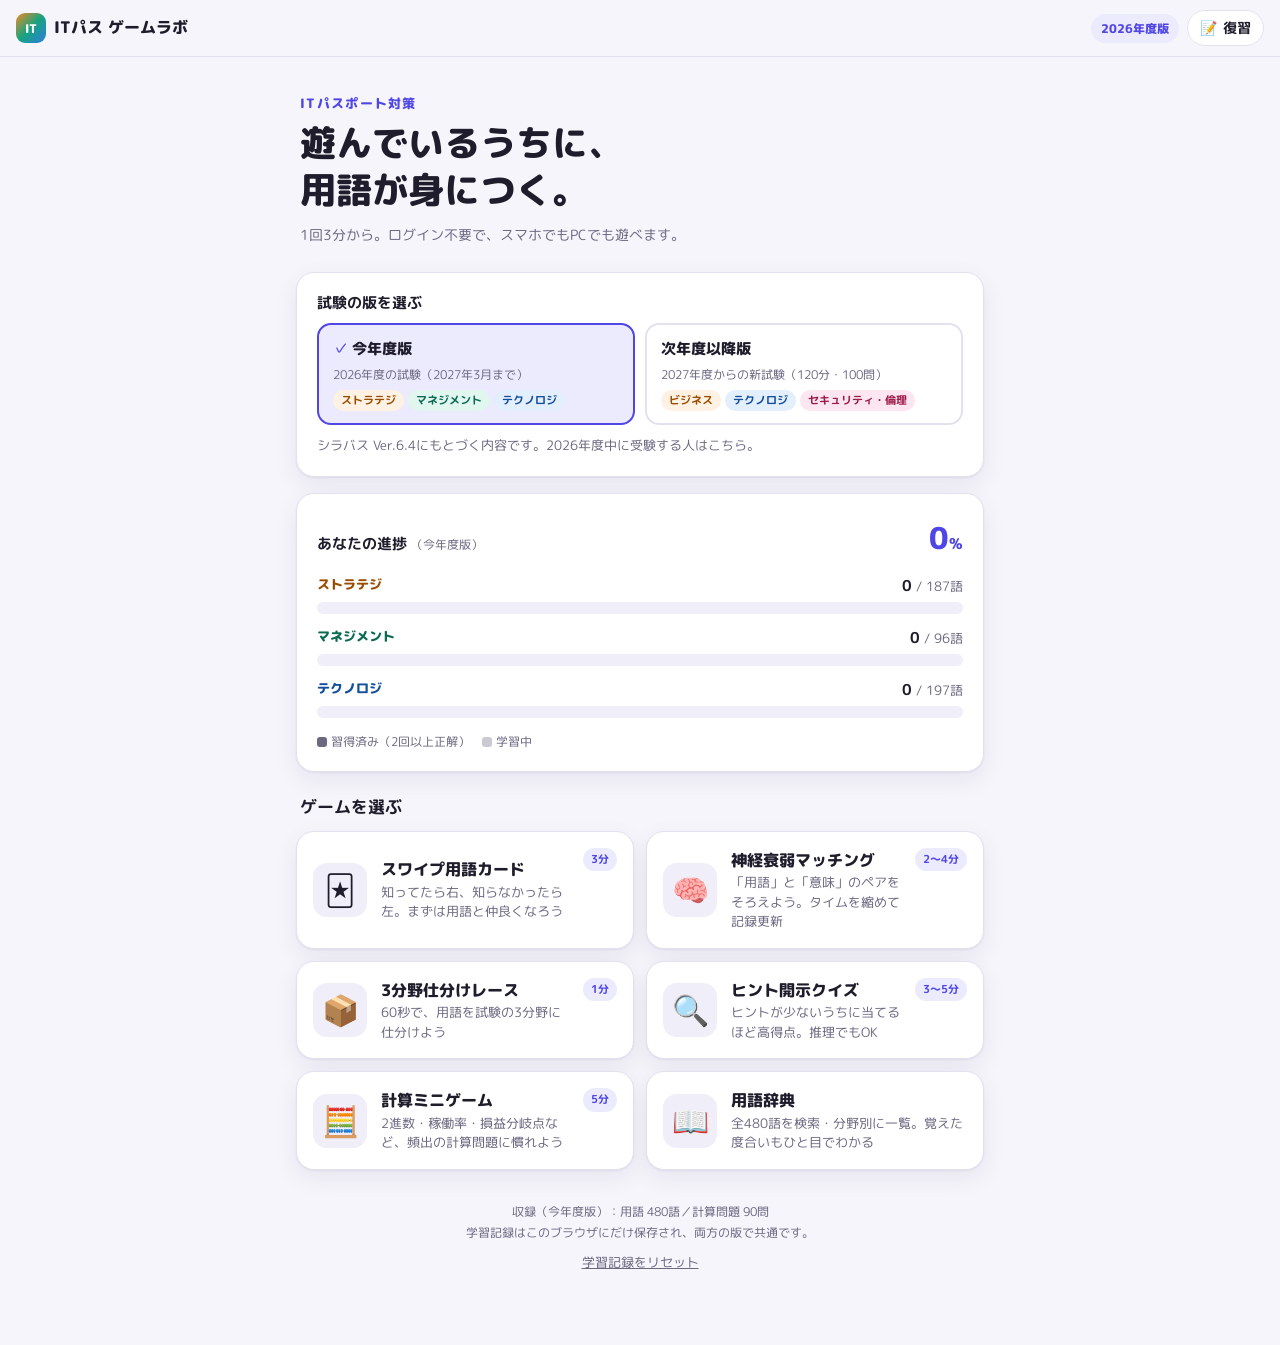
<file: index.html>
<!doctype html>
<html lang="ja">
<head>
  <meta charset="utf-8">
  <meta name="viewport" content="width=device-width, initial-scale=1, viewport-fit=cover">
  <meta name="description" content="ITパスポート試験の用語を、ゲーム感覚で楽しく覚えられる学習サイト">
  <meta name="theme-color" content="#4f46e5">
  <title>ITパス ゲームラボ</title>
  <link rel="icon" href="data:image/svg+xml,<svg xmlns='http://www.w3.org/2000/svg' viewBox='0 0 100 100'><text y='.9em' font-size='90'>🎮</text></svg>">
  <link rel="preconnect" href="https://fonts.googleapis.com">
  <link rel="preconnect" href="https://fonts.gstatic.com" crossorigin>
  <link href="https://fonts.googleapis.com/css2?family=M+PLUS+Rounded+1c:wght@400;700;800&display=swap" rel="stylesheet">
  <style>
/* =========================================================
   ITパス ゲームラボ  スタイル
   色を変えたいときは :root の変数を編集してください
   ========================================================= */
:root {
  --bg: #f6f5fb;
  --surface: #ffffff;
  --surface-2: #f0eef8;
  --text: #1f1d2b;
  --muted: #6b6880;
  --line: #e4e1ef;
  --primary: #4f46e5;
  --primary-ink: #ffffff;
  --primary-soft: #eceafd;

  --s: #f08a24;  --s-soft: #fff1e3;  --s-ink: #9a4d00;   /* ストラテジ */
  --m: #16a37f;  --m-soft: #e0f6ef;  --m-ink: #0b6b52;   /* マネジメント */
  --t: #2f7de1;  --t-soft: #e3effd;  --t-ink: #144f9c;   /* テクノロジ */
  --e: #d6336c;  --e-soft: #fde6ef;  --e-ink: #9c1c4b;   /* セキュリティ・倫理（次年度以降版） */
  --new: #0f9d8a;
  --calc: #8b5cf6; --calc-soft: #f0e9ff; --calc-ink: #5b2fc4;

  --ok: #16a34a;  --ok-soft: #dcfce7;
  --ng: #e11d48;  --ng-soft: #ffe4ea;

  --radius: 18px;
  --shadow: 0 1px 2px rgba(30, 20, 80, .06), 0 8px 24px rgba(30, 20, 80, .07);
  --font: "M PLUS Rounded 1c", "Hiragino Maru Gothic ProN", "Hiragino Sans", "Yu Gothic UI", "Meiryo", system-ui, sans-serif;
}
@media (prefers-color-scheme: dark) {
  :root {
    --bg: #14131c;
    --surface: #1e1c2a;
    --surface-2: #282636;
    --text: #eeedf5;
    --muted: #a3a0b8;
    --line: #34314a;
    --primary: #8b84ff;
    --primary-ink: #15132a;
    --primary-soft: #2a2752;
    --s-soft: #3a2a19; --s-ink: #ffb46b;
    --m-soft: #15342b; --m-ink: #5fe0bb;
    --t-soft: #172a45; --t-ink: #8cc0ff;
    --e-soft: #3d1a2a; --e-ink: #ff8fb7;
    --new: #3fd1bd;
    --calc-soft: #2c2245; --calc-ink: #c4a8ff;
    --ok-soft: #133524; --ng-soft: #3d1724;
    --shadow: 0 1px 2px rgba(0, 0, 0, .3), 0 8px 24px rgba(0, 0, 0, .3);
  }
}

* { box-sizing: border-box; }
html { -webkit-text-size-adjust: 100%; }
body {
  margin: 0;
  background: var(--bg);
  color: var(--text);
  font-family: var(--font);
  line-height: 1.6;
  -webkit-tap-highlight-color: transparent;
}
a { color: inherit; }
button { font: inherit; color: inherit; }
h1, h2 { line-height: 1.3; margin: 0; }
[hidden] { display: none !important; }
#app { max-width: 720px; margin: 0 auto; padding: 16px 16px 64px; outline: none; }

/* ---------- ヘッダー ---------- */
.topbar {
  position: sticky; top: 0; z-index: 20;
  display: flex; align-items: center; justify-content: space-between;
  padding: 10px 16px; padding-top: max(10px, env(safe-area-inset-top));
  background: color-mix(in srgb, var(--bg) 85%, transparent);
  backdrop-filter: blur(10px); -webkit-backdrop-filter: blur(10px);
  border-bottom: 1px solid var(--line);
}
.brand { display: flex; align-items: center; gap: 8px; font-weight: 800; text-decoration: none; font-size: 16px; }
.brand-mark {
  display: grid; place-items: center; width: 30px; height: 30px; border-radius: 9px;
  background: linear-gradient(135deg, var(--s), var(--m) 50%, var(--t));
  color: #fff; font-size: 12px; letter-spacing: .5px;
}
.top-right { display: flex; align-items: center; gap: 8px; }
.mode-chip {
  text-decoration: none; font-size: 12px; font-weight: 800; padding: 5px 10px; border-radius: 999px;
  background: var(--primary-soft); color: var(--primary); white-space: nowrap;
}
.mode-chip.mode-next { background: var(--e-soft); color: var(--e-ink); }
.brand { white-space: nowrap; min-width: 0; overflow: hidden; text-overflow: ellipsis; }
.topbar { gap: 8px; }
.top-right { flex: none; }
.review-link { white-space: nowrap; }
@media (max-width: 480px) { .review-text { display: none; } }
@media (max-width: 360px) { .brand-text { display: none; } }
.filter-label { display: block; font-size: 12px; font-weight: 800; color: var(--muted); margin: 0 0 6px; }
.review-link {
  display: inline-flex; align-items: center; gap: 6px; text-decoration: none;
  padding: 6px 12px; border-radius: 999px; background: var(--surface); border: 1px solid var(--line);
  font-size: 14px; font-weight: 700;
}
.badge { min-width: 20px; height: 20px; padding: 0 6px; border-radius: 999px; background: var(--ng); color: #fff; font-size: 12px; display: inline-grid; place-items: center; }

/* ---------- 共通パーツ ---------- */
.panel { background: var(--surface); border: 1px solid var(--line); border-radius: var(--radius); padding: 20px; box-shadow: var(--shadow); margin-bottom: 16px; }
.panel h2 { font-size: 15px; margin-bottom: 10px; }
.panel-head { display: flex; align-items: baseline; justify-content: space-between; margin-bottom: 8px; }
.note { color: var(--muted); font-size: 13px; margin: 10px 0 0; }
.center { text-align: center; }
.section-title { font-size: 17px; margin: 24px 4px 12px; }

.tag { display: inline-block; font-size: 11px; font-weight: 700; padding: 2px 8px; border-radius: 999px; white-space: nowrap; }
.tag-s { background: var(--s-soft); color: var(--s-ink); }
.tag-m { background: var(--m-soft); color: var(--m-ink); }
.tag-t { background: var(--t-soft); color: var(--t-ink); }
.tag-calc { background: var(--calc-soft); color: var(--calc-ink); }
.tag-e { background: var(--e-soft); color: var(--e-ink); }
.tag-new { background: transparent; color: var(--new); border: 1.5px solid var(--new); padding: 1px 6px; font-size: 10px; letter-spacing: .05em; }
.muted { color: var(--muted); font-weight: 400; font-size: 12px; }
.chip small { font-size: 11px; opacity: .65; font-weight: 700; margin-left: 2px; }

.btn {
  display: inline-flex; align-items: center; justify-content: center; gap: 6px;
  min-height: 48px; padding: 10px 18px; border-radius: 14px;
  border: 1px solid var(--line); background: var(--surface); font-weight: 700; font-size: 15px;
  text-decoration: none; cursor: pointer; transition: transform .1s ease, background .2s;
}
.btn:active { transform: scale(.97); }
.btn-primary { background: var(--primary); color: var(--primary-ink); border-color: transparent; }
.btn-ghost { background: transparent; }
.btn-block { width: 100%; margin-top: 18px; }
.btn-row { display: flex; flex-wrap: wrap; gap: 10px; justify-content: center; margin-top: 18px; }
.btn-row.left { justify-content: flex-start; margin: 4px 0 14px; }
.link-btn { background: none; border: none; color: var(--muted); text-decoration: underline; cursor: pointer; font-size: 13px; padding: 8px; }
:focus-visible { outline: 3px solid var(--primary); outline-offset: 2px; }

.chips { display: flex; flex-wrap: wrap; gap: 8px; margin-bottom: 18px; }
.chip {
  padding: 8px 14px; border-radius: 999px; border: 1.5px solid var(--line); background: var(--surface);
  font-size: 14px; font-weight: 700; cursor: pointer; min-height: 40px;
}
.chip.on { border-color: var(--primary); background: var(--primary-soft); color: var(--primary); }
.chip-review.on { border-color: var(--ng); background: var(--ng-soft); color: var(--ng); }

.progress-line { height: 6px; border-radius: 999px; background: var(--surface-2); overflow: hidden; margin: 6px 0 12px; }
.progress-line span { display: block; height: 100%; background: var(--primary); border-radius: inherit; transition: width .3s ease; }
.counter { font-size: 13px; font-weight: 700; color: var(--muted); }

#toast {
  position: fixed; left: 50%; bottom: max(24px, env(safe-area-inset-bottom)); z-index: 50;
  transform: translate(-50%, 20px); opacity: 0; pointer-events: none;
  background: var(--text); color: var(--bg); padding: 10px 18px; border-radius: 999px;
  font-size: 14px; font-weight: 700; transition: all .25s ease; max-width: calc(100% - 32px); text-align: center;
}
#toast.show { opacity: 1; transform: translate(-50%, 0); }
#toast.ng { background: var(--ng); color: #fff; }

/* ---------- ホーム ---------- */
.hero { padding: 20px 4px 8px; }
.hero-kicker { margin: 0 0 6px; color: var(--primary); font-weight: 800; font-size: 13px; letter-spacing: .1em; }
.hero h1 { font-size: clamp(26px, 7vw, 36px); font-weight: 800; }
.hero-sub { color: var(--muted); margin: 10px 0 18px; font-size: 14px; }

.progress-panel .panel-head h2 { margin: 0; }
.big-pct { font-size: 30px; font-weight: 800; color: var(--primary); }
.big-pct small { font-size: 15px; }
.gauge { margin-top: 12px; }
.gauge-head { display: flex; justify-content: space-between; font-size: 13px; margin-bottom: 4px; }
.gauge-label { font-weight: 800; }
.gauge-label.s { color: var(--s-ink); } .gauge-label.m { color: var(--m-ink); } .gauge-label.t { color: var(--t-ink); } .gauge-label.e { color: var(--e-ink); }
.gauge-num { color: var(--muted); }
.gauge-num b { color: var(--text); font-size: 15px; }
.gauge-bar { display: flex; height: 12px; border-radius: 999px; background: var(--surface-2); overflow: hidden; }
.gauge-bar span { height: 100%; transition: width .6s ease; }
.seg-m.s { background: var(--s); } .seg-m.m { background: var(--m); } .seg-m.t { background: var(--t); } .seg-m.e { background: var(--e); }
.seg-l.e { background: color-mix(in srgb, var(--e) 35%, transparent); }
.seg-l.s { background: color-mix(in srgb, var(--s) 35%, transparent); }
.seg-l.m { background: color-mix(in srgb, var(--m) 35%, transparent); }
.seg-l.t { background: color-mix(in srgb, var(--t) 35%, transparent); }
.legend { font-size: 12px; color: var(--muted); margin: 14px 0 0; }
.lg { display: inline-block; width: 10px; height: 10px; border-radius: 3px; margin-right: 4px; vertical-align: -1px; }
.lg-m { background: var(--muted); } .lg-l { background: color-mix(in srgb, var(--muted) 35%, transparent); }

/* 試験の版の切り替え */
.mode-switch { display: grid; grid-template-columns: 1fr 1fr; gap: 10px; }
@media (max-width: 420px) { .mode-switch { grid-template-columns: 1fr; } }
.mode-opt {
  display: flex; flex-direction: column; align-items: flex-start; gap: 4px; text-align: left;
  padding: 12px 14px; border-radius: 14px; border: 2px solid var(--line); background: var(--surface); cursor: pointer;
}
.mode-opt.on { border-color: var(--primary); background: var(--primary-soft); }
.mode-name { font-weight: 800; font-size: 15px; }
.mode-opt.on .mode-name::before { content: "✓ "; color: var(--primary); }
.mode-exam { font-size: 12px; color: var(--muted); }
.mode-cats { display: flex; flex-wrap: wrap; gap: 4px; margin-top: 2px; }

.game-card-dict { border-style: dashed; }

.review-banner {
  display: flex; align-items: center; gap: 12px; text-decoration: none;
  background: var(--ng-soft); border: 1px solid color-mix(in srgb, var(--ng) 30%, transparent);
  border-radius: var(--radius); padding: 14px 16px; margin-bottom: 8px;
}
.review-banner small { color: var(--muted); }
.rb-icon { font-size: 26px; }
.rb-arrow { margin-left: auto; font-size: 26px; color: var(--ng); }

.game-grid { display: grid; gap: 12px; }
@media (min-width: 640px) { .game-grid { grid-template-columns: 1fr 1fr; } }
.game-card {
  display: flex; align-items: center; gap: 14px; text-decoration: none;
  background: var(--surface); border: 1px solid var(--line); border-radius: var(--radius);
  padding: 16px; box-shadow: var(--shadow); transition: transform .15s ease, border-color .15s;
}
.game-card:hover { transform: translateY(-2px); border-color: var(--primary); }
.gc-icon { font-size: 30px; width: 54px; height: 54px; flex: none; display: grid; place-items: center; background: var(--surface-2); border-radius: 14px; }
.gc-body { display: flex; flex-direction: column; min-width: 0; }
.gc-name { font-weight: 800; font-size: 16px; }
.gc-desc { font-size: 13px; color: var(--muted); line-height: 1.5; }
.gc-time { margin-left: auto; flex: none; font-size: 11px; font-weight: 700; color: var(--primary); background: var(--primary-soft); padding: 3px 8px; border-radius: 999px; align-self: flex-start; }

.foot { text-align: center; color: var(--muted); font-size: 12px; margin-top: 32px; }
.foot p { margin: 2px 0; }

/* ---------- ゲーム共通 ---------- */
.game-head { display: flex; align-items: flex-start; gap: 12px; margin: 4px 0 16px; }
.game-head h1 { font-size: 20px; font-weight: 800; }
.game-head p { margin: 4px 0 0; color: var(--muted); font-size: 13px; }
.back {
  flex: none; display: grid; place-items: center; width: 40px; height: 40px; border-radius: 12px;
  background: var(--surface); border: 1px solid var(--line); text-decoration: none; font-size: 24px; line-height: 1;
}
.setup h2 { margin-top: 4px; }
.result { text-align: center; }
.result-big { font-size: 56px; font-weight: 800; color: var(--primary); line-height: 1.1; }
.result-big small { font-size: 20px; color: var(--muted); }
.result-sub { font-weight: 700; margin: 8px 0 0; }
.result-msg { color: var(--muted); font-size: 14px; }
.badge-new { display: inline-block; background: #facc15; color: #422006; font-weight: 800; font-size: 13px; padding: 4px 12px; border-radius: 999px; margin-bottom: 8px; animation: pop .5s ease; }
@keyframes pop { 0% { transform: scale(.5); } 70% { transform: scale(1.15); } 100% { transform: scale(1); } }

.term-list { list-style: none; margin: 0; padding: 0; }
.term-list li { display: grid; grid-template-columns: auto 1fr; gap: 2px 10px; align-items: center; padding: 12px 0; border-top: 1px solid var(--line); }
.term-list li:first-child { border-top: none; }
.term-list li b { font-size: 15px; }
.term-list li b em { font-style: normal; font-size: 12px; color: var(--ok); margin-left: 6px; }
.term-list li > span:not(.tag) { grid-column: 1 / -1; font-size: 13px; color: var(--muted); }
.term-list li.is-ng b { color: var(--ng); }
.term-list.removable li { grid-template-columns: auto 1fr auto; }
.term-list.removable li > span:not(.tag) { grid-column: 1 / 3; }
.rm { grid-column: 3; grid-row: 1 / 3; border: 1px solid var(--line); background: var(--surface); border-radius: 10px; padding: 6px 10px; font-size: 12px; font-weight: 700; color: var(--ok); cursor: pointer; white-space: nowrap; }

.best-list { list-style: none; padding: 0; margin: 0; }
.best-list li { display: flex; justify-content: space-between; padding: 8px 0; border-top: 1px solid var(--line); font-size: 14px; }
.best-list li:first-child { border-top: none; }

.empty { text-align: center; padding: 36px 20px; }
.empty-icon { font-size: 48px; }
.empty .btn { margin-top: 16px; }

/* ---------- ① スワイプ ---------- */
.swipe-wrap { max-width: 420px; margin: 0 auto; }
.swipe-wrap .counter { display: block; text-align: center; }
.swipe-stage { position: relative; height: min(56vh, 400px); min-height: 300px; margin: 8px 0 18px; }
.swipe-card {
  position: absolute; inset: 0; cursor: grab; touch-action: none; user-select: none; -webkit-user-select: none;
  perspective: 1200px; animation: cardIn .3s ease;
}
.swipe-card:active { cursor: grabbing; }
@keyframes cardIn { from { transform: scale(.92); opacity: 0; } to { transform: none; opacity: 1; } }
.flip { position: relative; width: 100%; height: 100%; transition: transform .45s ease; transform-style: preserve-3d; }
.swipe-card.flipped .flip { transform: rotateY(180deg); }
.face {
  position: absolute; inset: 0; backface-visibility: hidden; -webkit-backface-visibility: hidden;
  background: var(--surface); border: 1px solid var(--line); border-radius: 24px; box-shadow: var(--shadow);
  display: flex; flex-direction: column; align-items: center; justify-content: center; gap: 12px; padding: 28px; text-align: center;
}
.face.face-back { transform: rotateY(180deg); background: var(--surface-2); }
.sc-term { font-size: clamp(26px, 8vw, 38px); font-weight: 800; word-break: break-word; }
.sc-term-sm { font-size: 20px; font-weight: 800; }
.sc-tip { font-size: 13px; color: var(--muted); }
.sc-desc { font-size: 17px; line-height: 1.75; }
.stamp {
  position: absolute; top: 22px; z-index: 3; padding: 4px 12px; border: 3px solid; border-radius: 10px;
  font-weight: 800; font-size: 20px; opacity: 0; pointer-events: none; background: var(--surface);
}
.stamp-yes { left: 20px; color: var(--ok); transform: rotate(-12deg); }
.stamp-no { right: 20px; color: var(--ng); transform: rotate(12deg); }
.swipe-actions { display: grid; grid-template-columns: 1fr 1fr; gap: 12px; }
.btn-no { border-color: var(--ng); color: var(--ng); background: var(--ng-soft); }
.btn-yes { border-color: var(--ok); color: var(--ok); background: var(--ok-soft); }

/* ---------- ② 神経衰弱 ---------- */
.mem-stats { display: flex; justify-content: space-around; background: var(--surface); border: 1px solid var(--line); border-radius: 14px; padding: 10px; margin-bottom: 14px; font-size: 14px; }
.mem-grid { display: grid; grid-template-columns: repeat(3, 1fr); gap: 8px; }
.mem-grid.mem-easy { grid-template-columns: repeat(2, 1fr); }
@media (min-width: 560px) { .mem-grid, .mem-grid.mem-easy { grid-template-columns: repeat(4, 1fr); } }
.mem-card { position: relative; display: block; border: none; padding: 0; background: none; cursor: pointer; perspective: 900px; }
/* 2つの面を同じマスに重ね、長い説明文に合わせてカードの高さが伸びるようにする */
.mem-inner { display: grid; height: 100%; min-height: 128px; transition: transform .4s ease; transform-style: preserve-3d; }
.mem-easy .mem-inner { min-height: 120px; }
.mem-card.open .mem-inner, .mem-card.done .mem-inner { transform: rotateY(180deg); }
.mem-face { grid-area: 1 / 1; border-radius: 14px; backface-visibility: hidden; -webkit-backface-visibility: hidden; display: flex; flex-direction: column; align-items: center; justify-content: center; padding: 8px; }
.mem-back {
  background: linear-gradient(135deg, var(--primary), color-mix(in srgb, var(--primary) 60%, #ec4899));
  color: #fff; font-size: 32px; font-weight: 800; box-shadow: var(--shadow);
}
.mem-front { transform: rotateY(180deg); background: var(--surface); border: 2px solid var(--line); gap: 4px; text-align: center; }
.mem-kind { font-size: 10px; font-weight: 800; color: var(--muted); }
.mem-term .mem-text { font-size: 15px; font-weight: 800; word-break: break-word; }
.mem-desc .mem-text { font-size: 11.5px; line-height: 1.45; }
.mem-card.done .mem-front { border-color: var(--ok); background: var(--ok-soft); }
.mem-card.done { cursor: default; animation: matched .4s ease; }
@keyframes matched { 50% { transform: scale(1.06); } }
.mem-card.shake { animation: shake .35s ease; }
@keyframes shake { 25% { transform: translateX(-5px); } 75% { transform: translateX(5px); } }

/* ---------- ③ 仕分け ---------- */
.howto { margin: 0 0 16px; padding-left: 20px; font-size: 14px; }
.howto li { margin: 4px 0; }
kbd { font-family: inherit; font-size: 12px; border: 1px solid var(--line); border-bottom-width: 2px; border-radius: 6px; padding: 0 6px; background: var(--surface-2); }
.bins-preview { display: grid; grid-template-columns: auto 1fr; gap: 8px 10px; align-items: center; font-size: 13px; color: var(--muted); }
.sort-hud { position: sticky; top: 58px; z-index: 5; background: var(--bg); padding-bottom: 6px; }
.time-line { height: 10px; border-radius: 999px; background: var(--surface-2); overflow: hidden; }
.time-line span { display: block; height: 100%; width: 100%; background: var(--primary); border-radius: inherit; transition: width .1s linear; }
.sort-hud.hurry .time-line span { background: var(--ng); }
.sort-hud.hurry #s-time { color: var(--ng); }
.hud-row { display: flex; justify-content: space-between; align-items: center; margin-top: 6px; font-size: 14px; }
.hud-row b { font-size: 20px; }
.combo { color: var(--s); font-weight: 800; }
.sort-stage { height: min(38vh, 280px); min-height: 200px; display: grid; place-items: center; }
.sort-card {
  background: var(--surface); border: 2px solid var(--line); border-radius: 22px; box-shadow: var(--shadow);
  padding: 26px 28px; min-width: 220px; max-width: 90%; text-align: center; cursor: grab;
  touch-action: none; user-select: none; -webkit-user-select: none; animation: dropIn .3s ease; position: relative; z-index: 6;
  display: flex; flex-direction: column; gap: 6px;
}
.sort-card.dragging { cursor: grabbing; box-shadow: 0 16px 40px rgba(30, 20, 80, .25); border-color: var(--primary); transition: none; }
@keyframes dropIn { from { transform: translateY(-60px); opacity: 0; } to { transform: none; opacity: 1; } }
.sort-term { font-size: clamp(22px, 6.5vw, 30px); font-weight: 800; word-break: break-word; }
.sort-tip { font-size: 12px; color: var(--muted); }
.sort-card.gone-ok { transition: all .18s ease; transform: translateY(160px) scale(.4) !important; opacity: 0; }
.sort-card.gone-ng { transition: all .4s ease; transform: rotate(-8deg) scale(.9) !important; opacity: 0; border-color: var(--ng); }
.bins { display: grid; grid-template-columns: repeat(3, 1fr); gap: 8px; }
.bin {
  min-height: 96px; border-radius: 18px; border: 3px dashed; font-weight: 800; font-size: 14px; cursor: pointer;
  display: flex; flex-direction: column; align-items: center; justify-content: center; gap: 4px; padding: 8px 4px;
  transition: transform .12s ease, background .2s;
}
.bin-s { border-color: var(--s); background: var(--s-soft); color: var(--s-ink); }
.bin-m { border-color: var(--m); background: var(--m-soft); color: var(--m-ink); }
.bin-t { border-color: var(--t); background: var(--t-soft); color: var(--t-ink); }
.bin-e { border-color: var(--e); background: var(--e-soft); color: var(--e-ink); }
.sort-card .tag-new { align-self: center; }
.bin.hover { transform: scale(1.06); border-style: solid; }
.bin.ok { animation: binOk .35s ease; }
.bin.ng { animation: shake .35s ease; background: var(--ng-soft); border-color: var(--ng); }
@keyframes binOk { 50% { transform: scale(1.1); } }
.bin-key { font-size: 11px; opacity: .6; border: 1px solid currentColor; border-radius: 6px; padding: 0 6px; }
@media (hover: none) { .bin-key { display: none; } }

/* ---------- ⑤ ヒントクイズ / ⑧ 計算 ---------- */
.point-rule { display: grid; grid-template-columns: repeat(3, 1fr); gap: 8px; margin-bottom: 18px; }
.point-rule div { background: var(--surface-2); border-radius: 12px; padding: 10px 6px; text-align: center; display: flex; flex-direction: column; }
.point-rule b { font-size: 20px; color: var(--primary); }
.point-rule small { font-size: 11px; color: var(--muted); }
.quiz-top { display: flex; justify-content: space-between; align-items: center; }
.score-pill { background: var(--primary-soft); color: var(--primary); font-weight: 800; padding: 4px 12px; border-radius: 999px; font-size: 14px; }
.q-head { display: flex; align-items: center; gap: 8px; margin-bottom: 12px; }
.q-title { font-weight: 800; }
.worth { margin-left: auto; font-weight: 800; color: var(--s); }
.hint-list { list-style: none; padding: 0; margin: 0; display: grid; gap: 8px; }
.hint { border-radius: 12px; padding: 10px 14px; font-size: 15px; }
.hint.open { background: var(--surface-2); animation: cardIn .3s ease; }
.hint.locked { border: 2px dashed var(--line); color: var(--muted); }
.hint-no { display: block; font-size: 11px; font-weight: 800; color: var(--primary); }
.hint-list + .btn-block { margin-top: 12px; min-height: 42px; font-size: 14px; }
.choices { display: grid; gap: 10px; margin-bottom: 16px; }
@media (min-width: 560px) { .choices { grid-template-columns: 1fr 1fr; } }
.choice {
  min-height: 56px; padding: 10px 16px; border-radius: 14px; border: 2px solid var(--line); background: var(--surface);
  font-weight: 700; font-size: 16px; cursor: pointer; text-align: center; transition: border-color .15s, transform .1s;
}
.choice:hover:not(:disabled) { border-color: var(--primary); }
.choice:active:not(:disabled) { transform: scale(.98); }
.choice:disabled { cursor: default; opacity: .55; }
.choice.correct { border-color: var(--ok); background: var(--ok-soft); color: var(--ok); opacity: 1; }
.choice.wrong { border-color: var(--ng); background: var(--ng-soft); color: var(--ng); opacity: 1; }
.feedback { border-radius: 14px; padding: 14px 16px; animation: cardIn .25s ease; }
.feedback p { margin: 6px 0 0; font-size: 14px; }
.fb-ok { background: var(--ok-soft); } .fb-ok b { color: var(--ok); }
.fb-ng { background: var(--ng-soft); } .fb-ng b { color: var(--ng); }
.feedback + .btn-block { margin-top: 12px; }
.calc-q { font-size: 18px; font-weight: 700; margin: 0; line-height: 1.7; }
.calc-log { list-style: none; margin: 0; padding: 0; }
.calc-log li { display: flex; gap: 10px; padding: 12px 0; border-top: 1px solid var(--line); align-items: flex-start; }
.calc-log li:first-child { border-top: none; }
.calc-log li > div { flex: 1; min-width: 0; }
.calc-log p { margin: 0; font-size: 14px; }
.calc-log .cl-ans { margin-top: 4px; }
.calc-log .cl-exp { color: var(--muted); font-size: 13px; margin-top: 2px; }
.cl-mark { font-weight: 800; color: var(--ok); font-size: 18px; width: 20px; flex: none; }
.calc-log li.is-ng .cl-mark { color: var(--ng); }
.calc-log.removable .rm { flex: none; }

@media (prefers-reduced-motion: reduce) {
  *, *::before, *::after { animation-duration: .01ms !important; transition-duration: .01ms !important; }
}

/* ---------- 用語辞典 ---------- */
.dict-tools .chips { margin-bottom: 10px; }
.dict-tools .chips:last-child { margin-bottom: 0; }
.search { display: flex; align-items: center; gap: 8px; border: 2px solid var(--line); border-radius: 14px; padding: 0 12px; margin-bottom: 14px; background: var(--surface); }
.search:focus-within { border-color: var(--primary); }
.search input { flex: 1; min-width: 0; border: none; outline: none; background: transparent; color: var(--text); font: inherit; font-size: 16px; padding: 12px 0; }
.dict-list { list-style: none; margin: 8px 0 0; padding: 0; background: var(--surface); border: 1px solid var(--line); border-radius: var(--radius); box-shadow: var(--shadow); }
.dict-list li { padding: 12px 16px; border-top: 1px solid var(--line); }
.dict-list li:first-child { border-top: none; }
.dl-head { display: flex; flex-wrap: wrap; align-items: center; gap: 6px; }
.dl-head b { font-size: 16px; }
.dict-list p { margin: 4px 0 0; font-size: 13px; color: var(--muted); }
.lv { margin-left: auto; font-size: 11px; letter-spacing: 1px; color: var(--line); }
.lv-1 { color: var(--s); } .lv-2 { color: var(--ok); }
.dict-empty { color: var(--muted); text-align: center; }

</style>
</head>
<body>
  <header class="topbar">
    <a href="#/" class="brand"><span class="brand-mark" aria-hidden="true">IT</span><span class="brand-text">ITパス ゲームラボ</span></a>
    <div class="top-right">
      <a href="#/" id="mode-chip" class="mode-chip" title="試験の版（ホームで切り替え）"></a>
      <a href="#/review" class="review-link">📝<span class="review-text"> 復習</span><span id="review-badge" class="badge" hidden>0</span></a>
    </div>
  </header>

  <main id="app" tabindex="-1"></main>
  <div id="toast" role="status" aria-live="polite"></div>

  <!-- データ：用語は data/terms.js・data/terms-next.js、計算問題は data/calc.js の部分を編集します -->
  <script>
/* ===== data/terms.js ===== */
/*
 * 用語データ（今年度版：シラバスVer.6.4 の3分野で分類）
 * ------------------------------------------------------------
 * 次年度以降版でも同じ用語を使います（分野の振り分けは data/terms-next.js で設定）。
 * 1語 = 1行のオブジェクトです。追加・修正はここを編集するだけで、
 * すべてのゲーム（スワイプ・神経衰弱・仕分け・ヒントクイズ）に反映されます。
 *
 *   term  : 用語（ゲーム内で答えになる文字列。重複しないようにしてください）
 *   cat   : 分野  "S"=ストラテジ / "M"=マネジメント / "T"=テクノロジ
 *   desc  : 意味（用語そのものを含めないでください。神経衰弱のカードにも使われます）
 *   hints : ヒントクイズ用のヒント2つ（ぼんやり → 具体的 の順。3つ目のヒントには desc が使われます）
 *
 * ※ 学習記録は term の文字列で保存されるため、term を書き換えるとその語の記録はリセットされます。
 */
window.ITP = window.ITP || {};
ITP.TERMS_NOW = [
  // ===== ストラテジ系 =====
  { term: "ROE", cat: "S", desc: "自己資本に対して、どれだけ利益を上げたかを示す指標（当期純利益÷自己資本）", hints: ["財務指標のひとつ", "株主が特に注目する数字"] },
  { term: "ROI", cat: "S", desc: "投資した金額に対して、どれだけ利益を得られたかを示す指標", hints: ["投資の効果を測る", "利益÷投資額×100(%)"] },
  { term: "損益分岐点", cat: "S", desc: "売上高と総費用が等しくなり、利益がちょうどゼロになる売上高", hints: ["黒字と赤字の境目", "固定費÷（1−変動費率）で求める"] },
  { term: "SWOT分析", cat: "S", desc: "強み・弱み・機会・脅威の4つの視点で、企業の内部環境と外部環境を分析する手法", hints: ["4つの英単語の頭文字", "内部環境と外部環境を整理する"] },
  { term: "PPM", cat: "S", desc: "市場成長率と市場占有率の2軸で、事業を「花形」「金のなる木」などに分類する手法", hints: ["4つの象限に分ける", "「負け犬」「問題児」も登場する"] },
  { term: "3C分析", cat: "S", desc: "顧客・競合・自社の3つの視点から事業環境を分析する手法", hints: ["3つの頭文字が同じアルファベット", "Customer から始まる"] },
  { term: "4P", cat: "S", desc: "製品・価格・流通・販売促進の4つの要素でマーケティング施策を考える枠組み", hints: ["売り手側の視点で考える", "Product・Price…"] },
  { term: "バランススコアカード", cat: "S", desc: "財務・顧客・業務プロセス・学習と成長の4つの視点で業績を評価する手法", hints: ["業績評価の手法", "財務以外の視点も重視する"] },
  { term: "コアコンピタンス", cat: "S", desc: "他社がまねできない、自社の核となる強み", hints: ["企業の中核", "競争優位の源泉"] },
  { term: "M&A", cat: "S", desc: "企業の合併や買収のこと", hints: ["企業同士がひとつになる", "「時間を買う」戦略と言われる"] },
  { term: "アライアンス", cat: "S", desc: "複数の企業が、互いの利益のために協力関係を結ぶこと（業務提携）", hints: ["企業同士の協力", "合併まではしない"] },
  { term: "CRM", cat: "S", desc: "顧客との関係を深め、長期的に良好な関係を維持するための経営手法", hints: ["顧客情報を一元管理", "顧客満足度とリピーターを重視"] },
  { term: "ERP", cat: "S", desc: "企業全体の経営資源（ヒト・モノ・カネ・情報）を統合的に管理し、有効活用する考え方", hints: ["基幹業務を統合する", "経営資源計画"] },
  { term: "SCM", cat: "S", desc: "原材料の調達から製造・物流・販売までの流れを、企業の枠を越えて管理し最適化する手法", hints: ["供給の連鎖", "在庫削減とリードタイム短縮"] },
  { term: "SFA", cat: "S", desc: "営業活動をITで支援し、商談の進み具合や営業ノウハウを共有する仕組み", hints: ["営業部門向けのシステム", "商談管理・顧客訪問履歴"] },
  { term: "ロングテール", cat: "S", desc: "ネット販売で、売れ筋ではない多数のニッチ商品の売上合計が大きな割合を占める現象", hints: ["恐竜のしっぽのようなグラフ", "ニッチ商品"] },
  { term: "著作権", cat: "S", desc: "小説・音楽・プログラムなどの創作物を保護する権利で、創作した時点で自動的に発生する", hints: ["申請や登録は不要", "プログラムも保護対象"] },
  { term: "産業財産権", cat: "S", desc: "特許権・実用新案権・意匠権・商標権の総称で、特許庁への出願・登録で権利が発生する", hints: ["4つの権利の総称", "特許庁に出願する"] },
  { term: "特許権", cat: "S", desc: "産業上利用できる、高度な発明を保護する権利", hints: ["発明を守る", "出願から20年で消滅"] },
  { term: "商標権", cat: "S", desc: "商品やサービスに付けるマークや名前を保護する権利", hints: ["ロゴマーク", "更新すれば永続的に保護できる"] },
  { term: "不正アクセス禁止法", cat: "S", desc: "他人のID・パスワードを無断で使ってコンピュータにアクセスする行為などを禁止する法律", hints: ["なりすましログインを禁止", "IDを他人に教える行為も対象"] },
  { term: "個人情報保護法", cat: "S", desc: "個人情報を取り扱う事業者に、適正な取得・利用・管理を義務付ける法律", hints: ["氏名・生年月日など", "利用目的の特定が必要"] },
  { term: "労働者派遣法", cat: "S", desc: "派遣元・派遣先・派遣労働者の関係やルールを定めた法律で、派遣先が労働者に指揮命令する", hints: ["3者の関係", "二重派遣は禁止"] },
  { term: "請負契約", cat: "S", desc: "仕事の完成を目的とする契約で、作業者への指揮命令は受注者側が行う", hints: ["成果物の完成が目的", "発注者は作業者に直接指示できない"] },
  { term: "コンプライアンス", cat: "S", desc: "法令や社会規範、企業倫理を守ること", hints: ["法令遵守", "不祥事の防止"] },
  { term: "コーポレートガバナンス", cat: "S", desc: "経営者の不正や暴走を防ぎ、企業経営を監視・統制する仕組み", hints: ["企業統治", "社外取締役の設置"] },
  { term: "CSR", cat: "S", desc: "企業が利益追求だけでなく、社会や環境に対して責任ある行動をとること", hints: ["企業の社会的責任", "環境保護や地域貢献"] },
  { term: "BCP", cat: "S", desc: "災害や事故が起きても、重要な業務を継続・早期復旧するための計画", hints: ["地震・パンデミックへの備え", "事業継続計画"] },
  { term: "ABC分析", cat: "S", desc: "売上などを大きい順に並べ、累積比率で3つのグループに分けて重点管理する手法", hints: ["重点管理", "パレート図を使う"] },
  { term: "パレート図", cat: "S", desc: "項目を値の大きい順に並べた棒グラフと、累積比率の折れ線グラフを組み合わせた図", hints: ["棒グラフ＋折れ線グラフ", "ABC分析で使う"] },
  { term: "散布図", cat: "S", desc: "2種類のデータを縦軸と横軸にとって点で表し、相関関係を調べる図", hints: ["点がたくさん並ぶ", "正の相関・負の相関"] },
  { term: "特性要因図", cat: "S", desc: "結果（特性）と原因（要因）の関係を、魚の骨のような形で整理した図", hints: ["魚の骨", "フィッシュボーンチャート"] },
  { term: "管理図", cat: "S", desc: "品質のばらつきを時系列で表し、上限・下限の管理限界線から工程の異常を見つける図", hints: ["工程の異常を検知", "上方管理限界・下方管理限界"] },
  { term: "ブレーンストーミング", cat: "S", desc: "批判禁止・自由奔放・質より量・結合便乗のルールで、多くのアイデアを出し合う手法", hints: ["アイデア出しの会議", "批判禁止・質より量"] },
  { term: "貸借対照表", cat: "S", desc: "決算日時点の資産・負債・純資産の状態を示す財務諸表", hints: ["B/S", "財政状態がわかる"] },
  { term: "損益計算書", cat: "S", desc: "一定期間の収益と費用から、どれだけ利益が出たかを示す財務諸表", hints: ["P/L", "経営成績がわかる"] },
  { term: "キャッシュフロー計算書", cat: "S", desc: "一定期間の現金の流れ（入金と出金）を示す財務諸表", hints: ["お金の出入り", "営業・投資・財務の3区分"] },
  { term: "ビッグデータ", cat: "S", desc: "従来のシステムでは扱いきれない、量・種類・発生頻度が膨大なデータ群", hints: ["3つのV", "大量・多様・高頻度"] },
  { term: "IoT", cat: "S", desc: "家電や自動車など、さまざまなモノがインターネットにつながり情報をやり取りする仕組み", hints: ["モノのインターネット", "センサーで情報収集"] },
  { term: "機械学習", cat: "S", desc: "コンピュータが大量のデータからパターンやルールを自動的に学習する技術", hints: ["AIの一分野", "教師あり学習・教師なし学習"] },
  { term: "ディープラーニング", cat: "S", desc: "人間の脳の神経回路をまねたニューラルネットワークを多層にして、特徴を自動で学習する手法", hints: ["深層学習", "画像認識で大きな成果"] },
  { term: "RPA", cat: "S", desc: "人がパソコンで行う定型的な事務作業を、ソフトウェアのロボットで自動化する技術", hints: ["ソフトウェアロボット", "定型業務の自動化"] },
  { term: "DX", cat: "S", desc: "デジタル技術を活用して、ビジネスモデルや組織、企業文化そのものを変革すること", hints: ["デジタルで会社を変える", "「2025年の崖」"] },
  { term: "フィンテック", cat: "S", desc: "金融とITを組み合わせた、新しいサービスや技術", hints: ["金融×技術", "スマホ決済"] },
  { term: "シェアリングエコノミー", cat: "S", desc: "個人が持つ車や部屋などの遊休資産を、インターネットを通じて他人と共有・貸し借りする仕組み", hints: ["民泊・カーシェア", "遊休資産の活用"] },
  { term: "EC", cat: "S", desc: "インターネットを通じて、商品やサービスを売買する取引", hints: ["電子商取引", "BtoC・CtoC"] },
  { term: "ベンチマーキング", cat: "S", desc: "優れた他社のやり方を指標として、自社の業務を改善する手法", hints: ["優良企業から学ぶ", "ベストプラクティス"] },
  { term: "アウトソーシング", cat: "S", desc: "自社の業務の一部を、外部の専門業者に委託すること", hints: ["外部委託", "コスト削減・専門性の活用"] },
  { term: "MOT", cat: "S", desc: "技術を経営の中心に据え、技術革新を事業の成果に結びつける経営手法", hints: ["技術経営", "イノベーション"] },
  { term: "ファブレス", cat: "S", desc: "自社で工場を持たず、製品の製造を外部に委託する経営形態", hints: ["工場を持たない", "企画・設計に集中"] },
  { term: "BPR", cat: "S", desc: "既存の業務プロセスを根本的に見直し、抜本的に再設計すること", hints: ["業務改革", "ゼロから作り直す"] },
  { term: "KPI", cat: "S", desc: "目標達成に向けたプロセスの進み具合を測るための、重要業績評価指標", hints: ["中間目標の数値", "KGIとセットで使う"] },
  { term: "SaaS", cat: "S", desc: "ソフトウェア（アプリケーション）の機能を、インターネット経由でサービスとして提供する形態", hints: ["クラウドサービスの一種", "Webメールなどが代表例"] },
  { term: "IaaS", cat: "S", desc: "サーバやストレージなどのインフラを、インターネット経由でサービスとして提供する形態", hints: ["クラウドサービスの一種", "ハードウェア資源を借りる"] },
  { term: "RFP", cat: "S", desc: "情報システムの調達時に、発注先候補のベンダーに具体的な提案を依頼する文書", hints: ["提案依頼書", "ベンダー選定に使う"] },
  { term: "RFI", cat: "S", desc: "情報システムの調達で、ベンダーに技術や製品に関する情報の提供を依頼する文書", hints: ["情報提供依頼書", "提案依頼の前に出す"] },
  { term: "デジタルデバイド", cat: "S", desc: "ITを使いこなせる人とそうでない人の間に生じる、情報や機会の格差", hints: ["情報格差", "年齢や地域による差"] },
  // --- 企業活動・組織 ---
  { term: "経営理念", cat: "S", desc: "企業が存在する目的や、経営を行ううえでの基本的な価値観を示したもの", hints: ["企業の存在意義", "社是・ミッション"] },
  { term: "SDGs", cat: "S", desc: "2030年までの達成を目指して国連で採択された、17の国際目標", hints: ["持続可能な開発目標", "17のゴール"] },
  { term: "グリーンIT", cat: "S", desc: "IT機器の省電力化や、ITの活用による環境負荷の低減に取り組むこと", hints: ["環境にやさしいIT", "省エネ"] },
  { term: "ダイバーシティ", cat: "S", desc: "性別・年齢・国籍などが異なる多様な人材を、組織に活かす考え方", hints: ["多様性", "女性・外国人・シニアの活躍"] },
  { term: "OJT", cat: "S", desc: "職場で実際の業務を通じて、上司や先輩が部下を育成する教育訓練", hints: ["仕事をしながら学ぶ", "職場内訓練"] },
  { term: "Off-JT", cat: "S", desc: "職場を離れて、研修やセミナーなどで行う教育訓練", hints: ["職場の外での研修", "集合研修"] },
  { term: "HRテック", cat: "S", desc: "AIやクラウドなどのITを、採用・育成・評価などの人事業務に活用すること", hints: ["人事×技術", "採用や評価の効率化"] },
  { term: "タレントマネジメント", cat: "S", desc: "従業員のスキルや経歴などの情報を一元管理し、戦略的な人材配置や育成に活かすこと", hints: ["人材情報の一元管理", "適材適所"] },
  { term: "テレワーク", cat: "S", desc: "ICTを活用して、オフィス以外の場所で柔軟に働く勤務形態", hints: ["在宅勤務", "場所にとらわれない働き方"] },
  { term: "職能別組織", cat: "S", desc: "営業・製造・経理など、業務の機能ごとに部門を分けた組織形態", hints: ["機能ごとの部門", "専門性が高まる"] },
  { term: "事業部制組織", cat: "S", desc: "製品や地域ごとに部門を分け、各部門が利益責任を持って独立して運営する組織形態", hints: ["独立採算", "製品別・地域別"] },
  { term: "マトリックス組織", cat: "S", desc: "職能別と事業別など、2つの命令系統を組み合わせた組織形態", hints: ["縦横の組織", "上司が2人いる"] },
  { term: "プロジェクト組織", cat: "S", desc: "特定の目的のために各部門から人材を集め、目的を達成したら解散する組織", hints: ["期間限定のチーム", "目的達成で解散"] },
  { term: "CEO", cat: "S", desc: "企業の経営方針や戦略に、最終的な責任を持つ最高経営責任者", hints: ["経営のトップ", "社長が務めることが多い"] },
  { term: "CIO", cat: "S", desc: "情報化戦略を立案・実行する責任者である、最高情報責任者", hints: ["情報部門のトップ", "IT戦略の責任者"] },
  // --- 業務分析・データ利活用 ---
  { term: "デシジョンツリー", cat: "S", desc: "意思決定の分岐や起こりうる事象を木の枝のように表し、期待値などで最適な選択肢を選ぶ図", hints: ["枝分かれの図", "期待値で比較"] },
  { term: "ヒストグラム", cat: "S", desc: "データの範囲をいくつかの区間に分け、各区間に入るデータの数を棒グラフで表した図", hints: ["度数分布", "ばらつきの形がわかる"] },
  { term: "レーダーチャート", cat: "S", desc: "複数の評価項目を放射状の軸にとり、全体のバランスを表すグラフ", hints: ["クモの巣のような形", "バランスの比較"] },
  { term: "親和図法", cat: "S", desc: "断片的な言語データを、意味の近いもの同士でグループにまとめて整理する手法", hints: ["似たもの同士をまとめる", "KJ法に近い"] },
  { term: "連関図法", cat: "S", desc: "複雑に絡み合う原因と結果の関係を矢印でつなぎ、因果関係を明らかにする手法", hints: ["因果関係を矢印で表す", "原因の絡み合い"] },
  { term: "回帰分析", cat: "S", desc: "2つ以上の変数の関係を式で表し、ある値から別の値を予測する分析手法", hints: ["予測の式", "説明変数と目的変数"] },
  { term: "相関係数", cat: "S", desc: "2つのデータの関係の強さを、−1から1までの値で表したもの", hints: ["−1〜1の値", "1に近いほど正の相関"] },
  { term: "標準偏差", cat: "S", desc: "データが平均値からどれくらい散らばっているかを示す値", hints: ["ばらつきの指標", "分散の平方根"] },
  { term: "テキストマイニング", cat: "S", desc: "大量の文章データを分析して、有用な情報や傾向を取り出す技術", hints: ["文章データの分析", "単語の出現頻度"] },
  { term: "データマイニング", cat: "S", desc: "大量のデータを分析して、隠れた規則性や相関関係を見つけ出す技術", hints: ["データから宝を掘る", "「おむつとビール」の例"] },
  { term: "オープンデータ", cat: "S", desc: "国や自治体などが保有するデータを、誰でも自由に利用・再配布できる形で公開したもの", hints: ["公開データ", "二次利用OK"] },
  { term: "BI", cat: "S", desc: "社内に蓄積されたデータを分析・可視化し、経営の意思決定に活用する手法やツール", hints: ["データを経営判断に活かす", "ダッシュボード"] },
  { term: "データウェアハウス", cat: "S", desc: "業務システムから集めたデータを、分析しやすいように時系列で蓄積したデータベース", hints: ["データの倉庫", "意思決定の支援"] },
  // --- 会計・財務 ---
  { term: "流動資産", cat: "S", desc: "現金や売掛金など、1年以内に現金化される予定の資産", hints: ["1年以内に現金化", "貸借対照表の資産の部"] },
  { term: "固定資産", cat: "S", desc: "土地・建物・機械など、1年を超えて長期間使用する資産", hints: ["長く使う資産", "建物や機械"] },
  { term: "減価償却", cat: "S", desc: "建物や機械などの取得費用を、使用できる期間にわたって分割して費用にすること", hints: ["費用を分割", "耐用年数"] },
  { term: "売上総利益", cat: "S", desc: "売上高から売上原価を差し引いた利益", hints: ["粗利", "損益計算書で最初に出てくる利益"] },
  { term: "営業利益", cat: "S", desc: "売上総利益から販売費及び一般管理費を差し引いた、本業による利益", hints: ["本業のもうけ", "販管費を引いた後"] },
  { term: "経常利益", cat: "S", desc: "営業利益に営業外収益を加え、営業外費用を差し引いた利益", hints: ["通常の経営活動による利益", "受取利息や支払利息を反映"] },
  { term: "当期純利益", cat: "S", desc: "税引前の利益から法人税などを差し引いた、最終的な利益", hints: ["最終利益", "税金を引いた後"] },
  { term: "固定費", cat: "S", desc: "人件費や家賃など、売上高の増減にかかわらず一定額かかる費用", hints: ["売上に関係なく一定", "家賃"] },
  { term: "変動費", cat: "S", desc: "材料費など、売上高や生産量に比例して増減する費用", hints: ["売上に比例する", "材料費"] },
  { term: "自己資本比率", cat: "S", desc: "総資本に占める自己資本の割合で、企業の安全性を示す指標", hints: ["安全性の指標", "高いほど借金が少ない"] },
  { term: "流動比率", cat: "S", desc: "流動負債に対する流動資産の割合で、短期的な支払能力を示す指標", hints: ["短期の支払能力", "200%以上が理想とされる"] },
  { term: "ROA", cat: "S", desc: "総資産に対して、どれだけ利益を上げたかを示す指標", hints: ["資産の使い方の効率", "利益÷総資産"] },
  // --- 法務 ---
  { term: "実用新案権", cat: "S", desc: "物品の形状や構造などに関する考案を保護する権利", hints: ["発明ほど高度でないアイデア", "出願から10年"] },
  { term: "意匠権", cat: "S", desc: "物品や建築物、画像などのデザインを保護する権利", hints: ["デザインを守る", "見た目の美しさ"] },
  { term: "不正競争防止法", cat: "S", desc: "営業秘密の不正取得や、他社商品の形態の模倣などの不正な競争を規制する法律", hints: ["企業の秘密を守る", "有名ブランドのまねを禁止"] },
  { term: "営業秘密", cat: "S", desc: "秘密として管理され、事業に有用で、公然と知られていない技術上・営業上の情報", hints: ["3つの要件がある", "顧客名簿や製造ノウハウ"] },
  { term: "ソフトウェアライセンス", cat: "S", desc: "ソフトウェアを使用するための許諾条件を定めたもの", hints: ["使用許諾", "ボリュームライセンス"] },
  { term: "サブスクリプション", cat: "S", desc: "一定期間の利用料を支払って、製品やサービスを利用する方式", hints: ["定額制", "月額・年額"] },
  { term: "クリエイティブコモンズ", cat: "S", desc: "著作者が条件を示して、作品の自由な利用を認める意思表示の仕組み", hints: ["CCライセンス", "表示・非営利などの条件"] },
  { term: "GDPR", cat: "S", desc: "EU域内の個人データの保護を定めた規則で、EU域外の企業にも適用される", hints: ["EUの規則", "域外適用あり"] },
  { term: "特定電子メール法", cat: "S", desc: "広告・宣伝メールの送信に、受信者の事前の同意を原則として義務付ける法律", hints: ["迷惑メール対策", "オプトイン方式"] },
  { term: "情報流通プラットフォーム対処法", cat: "S", desc: "大規模なSNSなどの事業者に、権利侵害情報への迅速な対応や運用の透明化を求める法律", hints: ["旧プロバイダ責任制限法", "削除申出への対応"] },
  { term: "サイバーセキュリティ基本法", cat: "S", desc: "国のサイバーセキュリティ戦略や、国・地方公共団体などの責務を定めた法律", hints: ["国の基本方針", "内閣に本部を設置"] },
  { term: "PL法", cat: "S", desc: "製品の欠陥によって損害が生じた場合の、製造業者などの賠償責任を定めた法律", hints: ["製造物責任法", "欠陥製品"] },
  { term: "準委任契約", cat: "S", desc: "仕事の完成ではなく、業務を適切に処理すること自体を目的とする契約", hints: ["完成の義務がない", "善管注意義務"] },
  { term: "公益通報者保護法", cat: "S", desc: "企業の法令違反を通報した労働者が、解雇などの不利益を受けないよう保護する法律", hints: ["内部告発", "通報した人を守る"] },
  { term: "インボイス制度", cat: "S", desc: "売り手が税率や消費税額を記載した適格請求書を発行し、買い手が仕入税額控除を受ける制度", hints: ["適格請求書", "消費税"] },
  { term: "電子帳簿保存法", cat: "S", desc: "税に関する帳簿や書類を、電子データで保存するためのルールを定めた法律", hints: ["電子取引のデータ保存", "ペーパーレス"] },
  { term: "ISO 9001", cat: "S", desc: "品質マネジメントシステムに関する国際規格", hints: ["品質の国際規格", "顧客満足の向上"] },
  { term: "ISO 14001", cat: "S", desc: "環境マネジメントシステムに関する国際規格", hints: ["環境の国際規格", "環境負荷の低減"] },
  { term: "JIS", cat: "S", desc: "日本の産業製品や情報処理などに関する国家規格", hints: ["日本の規格", "日本産業規格"] },
  { term: "デファクトスタンダード", cat: "S", desc: "公的機関が定めたものではなく、市場での競争の結果、事実上の標準となった規格", hints: ["事実上の標準", "市場が決める"] },
  // --- 経営戦略・マーケティング ---
  { term: "ファイブフォース分析", cat: "S", desc: "業界内の競争・新規参入・代替品・売り手と買い手の交渉力の5つの要因で業界を分析する手法", hints: ["5つの競争要因", "ポーターが提唱"] },
  { term: "VRIO分析", cat: "S", desc: "経済価値・希少性・模倣困難性・組織の4つの視点で、経営資源の競争優位性を評価する手法", hints: ["4つの頭文字", "経営資源の評価"] },
  { term: "PEST分析", cat: "S", desc: "政治・経済・社会・技術の4つの視点で、マクロな外部環境を分析する手法", hints: ["4つの外部環境", "マクロ環境分析"] },
  { term: "アンゾフの成長マトリクス", cat: "S", desc: "製品と市場を既存・新規に分け、市場浸透・新製品開発・新市場開拓・多角化の4つの戦略を示した枠組み", hints: ["製品×市場", "多角化"] },
  { term: "ニッチ戦略", cat: "S", desc: "大企業が手をつけていない、特定の小さな市場に集中する戦略", hints: ["すきま市場", "特定分野に集中"] },
  { term: "差別化戦略", cat: "S", desc: "品質やデザインなど、競合他社と異なる特徴を打ち出して優位に立つ戦略", hints: ["他社との違い", "独自の価値"] },
  { term: "コストリーダーシップ戦略", cat: "S", desc: "業界で最も低いコストを実現し、価格競争で優位に立つ戦略", hints: ["低コスト", "規模の経済を活かす"] },
  { term: "規模の経済", cat: "S", desc: "生産量を増やすほど、製品1個あたりのコストが下がる効果", hints: ["大量生産", "単位コストの低下"] },
  { term: "プロダクトライフサイクル", cat: "S", desc: "製品が市場に出てから消えるまでを、導入期・成長期・成熟期・衰退期に分けた考え方", hints: ["製品の一生", "4つの時期"] },
  { term: "STP", cat: "S", desc: "市場を細分化し、狙う市場を決め、自社の立ち位置を明確にするマーケティングの手順", hints: ["3つの頭文字", "セグメンテーションから始まる"] },
  { term: "4C", cat: "S", desc: "顧客価値・顧客コスト・利便性・コミュニケーションの4要素で、買い手の視点から考える枠組み", hints: ["買い手側の視点", "4Pと対になる"] },
  { term: "アフィリエイト", cat: "S", desc: "Webサイトなどに広告を掲載し、閲覧者がその広告経由で商品を購入すると報酬が得られる仕組み", hints: ["成果報酬型広告", "ブログに広告"] },
  { term: "オムニチャネル", cat: "S", desc: "実店舗・ECサイト・SNSなど複数の販売経路を連携させ、どこでも同じように買い物できるようにする戦略", hints: ["すべての販売経路を統合", "店舗とネットの連携"] },
  { term: "O2O", cat: "S", desc: "Webサイトやアプリなどのオンラインから、実店舗などのオフラインへ顧客を誘導する施策", hints: ["オンラインからオフラインへ", "クーポン配信"] },
  { term: "SEO", cat: "S", desc: "検索エンジンの検索結果で、自社サイトが上位に表示されるように工夫すること", hints: ["検索エンジン対策", "上位表示"] },
  { term: "リスティング広告", cat: "S", desc: "検索されたキーワードに連動して、検索結果ページに表示される広告", hints: ["検索連動型広告", "キーワードで表示"] },
  { term: "レコメンデーション", cat: "S", desc: "利用者の購入履歴や閲覧履歴をもとに、興味を持ちそうな商品を推薦する仕組み", hints: ["おすすめ表示", "履歴から推薦"] },
  { term: "ダイナミックプライシング", cat: "S", desc: "需要と供給の状況に応じて、商品やサービスの価格を変動させる仕組み", hints: ["価格が変わる", "ホテルや航空券"] },
  { term: "ブルーオーシャン戦略", cat: "S", desc: "競争のない未開拓の市場を切り開き、新たな需要を生み出す戦略", hints: ["競争のない海", "新市場の創造"] },
  { term: "TOB", cat: "S", desc: "買付け価格や期間などを公表して、不特定多数の株主から株式を買い集めること", hints: ["株式公開買付け", "M&Aの手法"] },
  { term: "MBO", cat: "S", desc: "経営陣が自社の株式を買い取って、経営権を取得すること", hints: ["経営陣による買収", "非上場化"] },
  // --- 技術戦略・ビジネスインダストリ ---
  { term: "イノベーションのジレンマ", cat: "S", desc: "優良企業が既存顧客を重視するあまり、破壊的な新技術への対応が遅れて新興企業に市場を奪われる現象", hints: ["優良企業の落とし穴", "破壊的イノベーション"] },
  { term: "キャズム", cat: "S", desc: "新製品が初期の利用者から一般の利用者へ広まる際に存在する、越えるのが難しい大きな溝", hints: ["普及の溝", "アーリーアダプターの次"] },
  { term: "ハッカソン", cat: "S", desc: "エンジニアやデザイナーが集まり、短期間で集中的にソフトウェアなどを開発するイベント", hints: ["短期集中の開発イベント", "ハックとマラソン"] },
  { term: "デザイン思考", cat: "S", desc: "利用者の視点に立って課題を発見し、試作と検証を繰り返しながら解決策を生み出す考え方", hints: ["共感から始める", "試作と検証"] },
  { term: "PoC", cat: "S", desc: "新しい技術やアイデアが実現可能かどうかを、本格導入の前に小規模に検証すること", hints: ["概念実証", "本格導入前のお試し"] },
  { term: "ビジネスモデルキャンバス", cat: "S", desc: "顧客・価値提案・収益の流れなど9つの要素で、ビジネスモデルを1枚の図に整理する手法", hints: ["9つのブロック", "1枚で可視化"] },
  { term: "リーンスタートアップ", cat: "S", desc: "最小限の製品を素早く作って顧客の反応を確かめ、改良を繰り返しながら事業を立ち上げる手法", hints: ["小さく始める", "MVP"] },
  { term: "オープンイノベーション", cat: "S", desc: "他社や大学など外部の技術やアイデアを取り入れて、革新を生み出すこと", hints: ["外部の知恵を活用", "産学連携"] },
  { term: "技術ロードマップ", cat: "S", desc: "将来の技術の進展や製品化の見通しを、時間軸に沿って表したもの", hints: ["技術の道筋", "時間軸の図"] },
  { term: "コンカレントエンジニアリング", cat: "S", desc: "設計・開発・製造などの工程を並行して進め、開発期間を短縮する手法", hints: ["同時並行", "開発期間の短縮"] },
  { term: "CAD", cat: "S", desc: "コンピュータを使って、製品や建築物などの設計図面を作成するシステム", hints: ["設計支援", "図面作成"] },
  { term: "CAM", cat: "S", desc: "設計データなどを使い、コンピュータで製造工程を制御・支援するシステム", hints: ["製造支援", "工作機械を制御"] },
  { term: "MRP", cat: "S", desc: "生産計画をもとに、必要な部品や資材の量と時期を計算して管理する手法", hints: ["資材所要量計画", "部品の必要量"] },
  { term: "JIT", cat: "S", desc: "必要なものを、必要なときに、必要な量だけ生産・調達する方式", hints: ["在庫を最小限に", "かんばん方式"] },
  { term: "セル生産方式", cat: "S", desc: "1人または少人数で、製品の組立ての全工程を担当する生産方式", hints: ["少人数で全工程", "多品種少量生産"] },
  { term: "POSシステム", cat: "S", desc: "商品の販売時点で、商品名・数量・金額などの情報を収集・管理するシステム", hints: ["販売時点情報管理", "コンビニのレジ"] },
  { term: "GPS", cat: "S", desc: "人工衛星からの電波を使って、現在位置を測定するシステム", hints: ["位置情報", "衛星を利用"] },
  { term: "トレーサビリティ", cat: "S", desc: "製品の原材料の調達から生産・流通・消費までの履歴を、追跡できること", hints: ["追跡可能性", "産地や製造履歴"] },
  { term: "RFID", cat: "S", desc: "電波を使って、非接触でICタグのデータを読み書きする技術", hints: ["非接触で読み取り", "商品にタグを付ける"] },
  { term: "EDI", cat: "S", desc: "企業間で、受発注などの取引データを標準的な形式で電子的に交換すること", hints: ["電子データ交換", "企業間取引"] },
  { term: "BtoB", cat: "S", desc: "企業と企業の間で行われる電子商取引", hints: ["企業間取引", "部品の調達"] },
  { term: "CtoC", cat: "S", desc: "個人と個人の間で行われる電子商取引", hints: ["個人間取引", "フリマアプリ"] },
  { term: "キャッシュレス決済", cat: "S", desc: "現金を使わずに、クレジットカードや電子マネー、QRコードなどで支払うこと", hints: ["現金を使わない", "スマホで支払う"] },
  { term: "クラウドファンディング", cat: "S", desc: "インターネットを通じて、不特定多数の人から少額ずつ資金を集める仕組み", hints: ["ネットで資金集め", "群衆から出資"] },
  { term: "暗号資産", cat: "S", desc: "インターネット上でやり取りされる、法定通貨ではない電子的な財産的価値", hints: ["ビットコイン", "ブロックチェーンで管理"] },
  { term: "NFT", cat: "S", desc: "ブロックチェーン技術を使い、デジタルデータに唯一性を持たせた非代替性トークン", hints: ["唯一無二のデジタル資産", "デジタルアートの所有証明"] },
  { term: "スマートシティ", cat: "S", desc: "ICTを活用して、交通・エネルギー・行政などの都市機能を効率化し、住みやすくした都市", hints: ["都市×IT", "交通やエネルギーの最適化"] },
  { term: "Society 5.0", cat: "S", desc: "サイバー空間とフィジカル空間を高度に融合させ、経済発展と社会課題の解決を両立する人間中心の社会", hints: ["日本が目指す未来社会", "狩猟・農耕・工業・情報の次"] },
  { term: "MaaS", cat: "S", desc: "電車・バス・タクシーなど複数の交通手段をICTで連携させ、1つのサービスとして提供すること", hints: ["移動のサービス化", "検索・予約・決済を一括"] },
  { term: "インダストリー4.0", cat: "S", desc: "IoTやAIを活用して製造業の高度化を目指す、ドイツ発の取組み", hints: ["第4次産業革命", "ドイツ"] },
  { term: "デジタルツイン", cat: "S", desc: "現実世界の物や環境のデータを集め、仮想空間上に双子のように再現する技術", hints: ["仮想空間の双子", "シミュレーション"] },
  // --- AI ---
  { term: "生成AI", cat: "S", desc: "学習したデータをもとに、文章・画像・音声などの新しいコンテンツを作り出すAI", hints: ["コンテンツを作るAI", "ChatGPT"] },
  { term: "大規模言語モデル", cat: "S", desc: "膨大なテキストデータで学習し、人間のように自然な文章を理解・生成できるAIモデル", hints: ["LLM", "文章生成AIの土台"] },
  { term: "ハルシネーション", cat: "S", desc: "生成AIが、事実とは異なるもっともらしい内容を出力してしまう現象", hints: ["AIの幻覚", "もっともらしいウソ"] },
  { term: "プロンプトエンジニアリング", cat: "S", desc: "生成AIから望ましい出力を得るために、指示文を工夫・設計する技術", hints: ["AIへの指示文", "質問の工夫"] },
  { term: "教師あり学習", cat: "S", desc: "正解のラベルが付いたデータを使って、AIに学習させる手法", hints: ["正解付きのデータ", "分類や回帰"] },
  { term: "教師なし学習", cat: "S", desc: "正解のラベルが付いていないデータから、AIがデータの構造や特徴を見つけ出す手法", hints: ["正解なしのデータ", "クラスタリング"] },
  { term: "強化学習", cat: "S", desc: "AIが試行錯誤を通じて、報酬が最大になる行動を学習する手法", hints: ["報酬を最大化", "囲碁AI"] },
  // --- システム戦略・企画 ---
  { term: "ナレッジマネジメント", cat: "S", desc: "個人が持つ知識やノウハウを組織全体で共有し、活用する経営手法", hints: ["知識の共有", "暗黙知を形式知に"] },
  { term: "BPM", cat: "S", desc: "業務プロセスを、分析・設計・実行・評価のサイクルで継続的に改善する手法", hints: ["継続的な業務改善", "抜本的改革のBPRとの違い"] },
  { term: "DFD", cat: "S", desc: "データの流れとその処理を、記号を使って図式化する手法", hints: ["データの流れ図", "プロセス・データストア"] },
  { term: "E-R図", cat: "S", desc: "業務の対象となる実体（エンティティ）と、その関連を図で表したもの", hints: ["実体と関連", "データベースの設計"] },
  { term: "グループウェア", cat: "S", desc: "電子メール・スケジュール管理・掲示板など、組織内の共同作業を支援するソフトウェア", hints: ["共同作業の支援", "スケジュールの共有"] },
  { term: "ハウジングサービス", cat: "S", desc: "顧客が所有するサーバなどの機器を、事業者のデータセンタに設置して運用するサービス", hints: ["機器は顧客のもの", "場所を借りる"] },
  { term: "ホスティングサービス", cat: "S", desc: "事業者が所有するサーバの機能を、顧客に貸し出すサービス", hints: ["機器は事業者のもの", "レンタルサーバ"] },
  { term: "PaaS", cat: "S", desc: "アプリケーションを開発・実行するためのプラットフォームを、インターネット経由で提供する形態", hints: ["クラウドサービスの一種", "OSやミドルウェアまで提供"] },
  { term: "オンプレミス", cat: "S", desc: "情報システムを、自社で保有する設備に導入して運用する形態", hints: ["自社運用", "クラウドの対義語"] },
  { term: "要件定義", cat: "S", desc: "システムや業務に必要な機能・性能などを明確にし、関係者で合意する工程", hints: ["何を作るかを決める", "機能要件・非機能要件"] },
  { term: "非機能要件", cat: "S", desc: "性能・信頼性・セキュリティなど、業務の機能以外にシステムが満たすべき要件", hints: ["機能以外の要求", "応答時間や可用性"] },

  // ===== マネジメント系 =====
  { term: "SLA", cat: "M", desc: "サービスの品質や範囲について、提供者と利用者の間で結ぶ合意", hints: ["サービスレベル合意書", "稼働率や応答時間の目標を決める"] },
  { term: "ITIL", cat: "M", desc: "ITサービスマネジメントのベストプラクティスをまとめたガイドライン", hints: ["ITサービス管理の教科書", "英国で生まれた"] },
  { term: "インシデント管理", cat: "M", desc: "サービスの中断や障害が発生したとき、できるだけ早くサービスを復旧させる活動", hints: ["まず復旧を優先", "根本原因の究明は別の活動"] },
  { term: "問題管理", cat: "M", desc: "障害の根本原因を突き止め、再発を防止する活動", hints: ["根本原因", "再発防止"] },
  { term: "変更管理", cat: "M", desc: "ITサービスへの変更を、評価や承認を通じて安全かつ効率的に実施するための活動", hints: ["変更要求の評価・承認", "リスクを抑えて変える"] },
  { term: "サービスデスク", cat: "M", desc: "利用者からの問い合わせや障害の連絡を受け付ける、単一の窓口", hints: ["SPOC（単一窓口）", "ヘルプデスク"] },
  { term: "WBS", cat: "M", desc: "プロジェクトの作業を階層的に細かく分解して整理した図", hints: ["作業分解構成図", "ワークパッケージ"] },
  { term: "ガントチャート", cat: "M", desc: "横軸に時間をとり、各作業の予定と実績を横棒で表した工程管理図", hints: ["横棒グラフ", "進捗が一目でわかる"] },
  { term: "アローダイアグラム", cat: "M", desc: "作業の順序関係を矢印で表し、全体の所要日数を求めるために使う図", hints: ["PERT図", "矢印と結合点"] },
  { term: "クリティカルパス", cat: "M", desc: "プロジェクトの開始から終了までで最も時間のかかる作業経路で、遅れると全体が遅れる", hints: ["余裕のない経路", "最長経路"] },
  { term: "ステークホルダ", cat: "M", desc: "プロジェクトや企業活動に関わり、影響を受ける利害関係者", hints: ["利害関係者", "顧客・株主・従業員など"] },
  { term: "PMBOK", cat: "M", desc: "プロジェクトマネジメントの知識体系をまとめたガイド", hints: ["知識エリア", "米国PMIが発行"] },
  { term: "ウォーターフォールモデル", cat: "M", desc: "要件定義から設計・開発・テストまで工程を順番に進め、原則として前の工程に戻らない開発手法", hints: ["滝の流れ", "手戻りしない前提"] },
  { term: "アジャイル", cat: "M", desc: "短い期間で開発とリリースを繰り返し、変化に柔軟に対応する開発手法の総称", hints: ["素早く柔軟", "スクラムやXPを含む"] },
  { term: "スクラム", cat: "M", desc: "スプリントと呼ばれる短い期間を繰り返し、チームで協力して開発を進める手法", hints: ["ラグビー由来の名前", "スプリント"] },
  { term: "XP", cat: "M", desc: "ペアプログラミングやテスト駆動開発などの実践を重視するアジャイル開発の手法", hints: ["エクストリーム", "ペアプログラミング"] },
  { term: "プロトタイピングモデル", cat: "M", desc: "早い段階で試作品を作り、利用者に確認してもらいながら開発を進める手法", hints: ["試作品", "利用者の要求を確かめる"] },
  { term: "スパイラルモデル", cat: "M", desc: "システムを分割し、設計・開発・評価を繰り返しながら徐々に完成度を高める開発手法", hints: ["渦巻き", "繰り返して完成度を上げる"] },
  { term: "DevOps", cat: "M", desc: "開発担当と運用担当が密接に連携して、システムの開発・リリースを迅速に行う考え方", hints: ["開発＋運用", "継続的デリバリー"] },
  { term: "単体テスト", cat: "M", desc: "プログラムをモジュール単位で検証するテスト", hints: ["最小単位で確認", "ホワイトボックステストが中心"] },
  { term: "結合テスト", cat: "M", desc: "複数のモジュールを組み合わせ、インタフェースが正しく連携するかを確認するテスト", hints: ["モジュール同士", "インタフェースの確認"] },
  { term: "受入れテスト", cat: "M", desc: "発注者（利用者）が、システムが要件どおりに動くかを確認するテスト", hints: ["発注者が実施", "最終確認"] },
  { term: "ブラックボックステスト", cat: "M", desc: "内部構造を考慮せず、入力と出力の関係だけに着目して行うテスト", hints: ["中身を見ない", "仕様どおりかを確認"] },
  { term: "ホワイトボックステスト", cat: "M", desc: "プログラムの内部構造（命令や分岐）に着目し、処理の流れを網羅的に確認するテスト", hints: ["中身を見る", "命令網羅・分岐網羅"] },
  { term: "回帰テスト", cat: "M", desc: "プログラムを修正したとき、修正していない部分に悪影響が出ていないかを確認するテスト", hints: ["修正後に実施", "デグレードの防止"] },
  { term: "システム監査", cat: "M", desc: "独立した立場の監査人が、情報システムを総合的に点検・評価し、助言や勧告を行うこと", hints: ["独立性が大切", "監査証拠を集める"] },
  { term: "内部統制", cat: "M", desc: "業務を適正かつ効率的に行うために、企業内部に設ける仕組みやルール", hints: ["職務分掌", "不正やミスの防止"] },
  { term: "ITガバナンス", cat: "M", desc: "経営目標を達成するために、IT戦略の策定と実行を組織として統制する仕組み", hints: ["ITの統制", "経営陣が責任を持つ"] },
  { term: "ファシリティマネジメント", cat: "M", desc: "建物や設備、電源などのIT環境を、最適な状態に保つよう管理すること", hints: ["施設管理", "空調や停電対策"] },
  { term: "UPS", cat: "M", desc: "停電時に、一定時間コンピュータに電力を供給する装置", hints: ["無停電電源装置", "停電対策"] },
  { term: "PDCA", cat: "M", desc: "計画・実行・評価・改善のサイクルを繰り返し、業務を継続的に改善する手法", hints: ["4つのステップを回す", "継続的改善"] },
  { term: "ソフトウェア保守", cat: "M", desc: "稼働中のソフトウェアに対して、不具合の修正や機能の改良を行う作業", hints: ["リリース後の作業", "不具合修正・機能改良"] },
  { term: "リバースエンジニアリング", cat: "M", desc: "既存のソフトウェアを解析して、その仕様や設計を明らかにすること", hints: ["逆向きに解析", "プログラムから仕様を導く"] },
  { term: "共通フレーム", cat: "M", desc: "ソフトウェア開発・取引で使う用語や作業内容を標準化し、関係者の認識を合わせるためのガイドライン", hints: ["共通の物差し", "SLCP"] },
  // --- 開発技術 ---
  { term: "外部設計", cat: "M", desc: "利用者の視点から、画面や帳票など、システムの外から見える部分を設計する工程", hints: ["利用者から見える部分", "画面設計"] },
  { term: "内部設計", cat: "M", desc: "利用者から見える部分の設計をもとに、開発者の視点でシステム内部の処理やデータ構造を設計する工程", hints: ["開発者の視点", "プログラムの構造"] },
  { term: "システムテスト", cat: "M", desc: "システム全体が、要件どおりの機能や性能を満たしているかを開発者側で確認するテスト", hints: ["全体を確認", "性能テストも含む"] },
  { term: "レビュー", cat: "M", desc: "設計書やプログラムなどの成果物を関係者が確認し、誤りや問題点を見つける活動", hints: ["成果物の点検", "早い段階で誤りを発見"] },
  { term: "ウォークスルー", cat: "M", desc: "成果物の作成者が中心となり、関係者が集まって成果物を順に確認していく手法", hints: ["作成者が主導", "レビュー手法の一つ"] },
  { term: "インスペクション", cat: "M", desc: "モデレータと呼ばれる進行役のもとで、公式な手順に従って成果物を確認する手法", hints: ["進行役がいる", "公式なレビュー"] },
  { term: "テスト駆動開発", cat: "M", desc: "プログラムを書く前にテストケースを作成し、そのテストに合格するようにコードを書く開発手法", hints: ["テストが先", "XPの実践の一つ"] },
  { term: "ペアプログラミング", cat: "M", desc: "2人1組で、1人がコードを書き、もう1人がチェックしながら進めるプログラミング手法", hints: ["2人1組", "ドライバーとナビゲーター"] },
  { term: "リファクタリング", cat: "M", desc: "プログラムの外部から見た動作を変えずに、内部の構造を改善すること", hints: ["動作は変えない", "コードの整理"] },
  { term: "スプリント", cat: "M", desc: "スクラムにおける、1〜4週間程度の短い開発期間の単位", hints: ["短い反復期間", "タイムボックス"] },
  { term: "プロダクトオーナー", cat: "M", desc: "スクラムで、プロダクトの価値を最大化する責任を持ち、作業の優先順位を決める役割", hints: ["優先順位を決める人", "プロダクトバックログを管理"] },
  { term: "ユーザーストーリー", cat: "M", desc: "利用者の視点で、「誰が・何のために・何をしたいか」を簡潔に表した要求", hints: ["利用者の言葉で書く要求", "アジャイルで使う"] },
  { term: "デバッグ", cat: "M", desc: "プログラムの誤り（バグ）を見つけて、修正する作業", hints: ["バグ取り", "誤りの修正"] },
  { term: "信頼度成長曲線", cat: "M", desc: "テストの経過時間と累積バグ発見数の関係を表し、品質が安定したかを判断するグラフ", hints: ["ゴンペルツ曲線", "収束すれば品質が安定"] },
  { term: "オブジェクト指向", cat: "M", desc: "データとそれを操作する手続きをひとまとめにしたオブジェクトを単位として、システムを構築する考え方", hints: ["データと処理をまとめる", "カプセル化・継承"] },
  { term: "カプセル化", cat: "M", desc: "データと手続きをひとまとめにし、内部の詳細を外部から隠すこと", hints: ["情報隠蔽", "内部を隠す"] },
  { term: "継承", cat: "M", desc: "上位クラスの性質（属性や操作）を、下位クラスが引き継ぐこと", hints: ["インヘリタンス", "親から子へ"] },
  { term: "UML", cat: "M", desc: "オブジェクト指向の分析・設計で使われる、標準化された図の表記法", hints: ["統一モデリング言語", "クラス図など"] },
  { term: "ユースケース図", cat: "M", desc: "利用者（アクター）とシステムの機能の関係を表すUMLの図", hints: ["アクター", "利用者から見た機能"] },
  { term: "RAD", cat: "M", desc: "開発ツールなどを活用し、少人数で短期間にシステムを開発する手法", hints: ["高速開発", "短期間・少人数"] },
  { term: "ファンクションポイント法", cat: "M", desc: "入出力や内部ファイルなどの機能の数と複雑さから、ソフトウェアの開発規模を見積もる手法", hints: ["機能の数で見積もる", "規模見積り"] },
  { term: "類推見積法", cat: "M", desc: "過去の似たプロジェクトの実績をもとに、開発規模や工数を見積もる手法", hints: ["過去の実績と比べる", "類似プロジェクト"] },
  { term: "工数", cat: "M", desc: "作業量を、人数×時間（人月・人日など）で表したもの", hints: ["人月", "作業量"] },
  { term: "コーディング規約", cat: "M", desc: "プログラムの読みやすさや品質を保つために定めた、書き方のルール", hints: ["書き方のルール", "保守性の向上"] },
  { term: "システム移行", cat: "M", desc: "新しいシステムへ切り替えるために、データやプログラムを旧システムから移す作業", hints: ["旧システムから新システムへ", "一斉移行・段階移行"] },
  { term: "並行運用", cat: "M", desc: "新旧のシステムを一定期間同時に動かし、問題がないことを確認してから切り替える方法", hints: ["新旧を同時に動かす", "安全な切替え"] },
  { term: "CMMI", cat: "M", desc: "組織のソフトウェア開発プロセスの成熟度を、5段階で評価するモデル", hints: ["成熟度モデル", "5段階のレベル"] },
  // --- プロジェクトマネジメント ---
  { term: "プロジェクトマネージャ", cat: "M", desc: "プロジェクトを計画・実行し、目標の達成に責任を持つ人", hints: ["プロジェクトの責任者", "PM"] },
  { term: "プロジェクト憲章", cat: "M", desc: "プロジェクトを正式に認可し、目的や概要、責任者の権限などを記した文書", hints: ["プロジェクト開始時の文書", "正式な認可"] },
  { term: "スコープ", cat: "M", desc: "プロジェクトで作成する成果物や、そのために必要な作業の範囲", hints: ["作業範囲", "WBSで定義"] },
  { term: "EVM", cat: "M", desc: "作業の出来高とコストを金額に換算して計画と比較し、進捗やコストを管理する手法", hints: ["アーンドバリュー", "出来高で管理"] },
  { term: "マイルストーン", cat: "M", desc: "プロジェクトの進行上で、重要な節目となる時点", hints: ["重要な節目", "中間目標"] },
  { term: "クラッシング", cat: "M", desc: "作業に人員や費用を追加投入して、スケジュールを短縮する手法", hints: ["資源を追加", "期間短縮"] },
  { term: "ファストトラッキング", cat: "M", desc: "本来は順番に行う作業を並行して進め、スケジュールを短縮する手法", hints: ["作業を並行", "期間短縮"] },
  { term: "責任分担マトリックス", cat: "M", desc: "作業ごとに、誰がどのような責任を持つかを表にまとめたもの", hints: ["RACI", "役割と責任"] },
  { term: "ステアリングコミッティ", cat: "M", desc: "経営層や関係部門の責任者で構成され、プロジェクトの方針決定や監督を行う委員会", hints: ["経営層の委員会", "プロジェクトの舵取り"] },
  // --- サービスマネジメント ---
  { term: "ITサービスマネジメント", cat: "M", desc: "利用者のニーズに合ったITサービスを、効率的・効果的に提供・管理するための活動", hints: ["ITサービスの管理", "代表的なガイドラインがITIL"] },
  { term: "サービスレベル管理", cat: "M", desc: "合意したサービス品質を維持・向上させるために、監視・評価・改善を行う活動", hints: ["SLAの達成状況を管理", "PDCA"] },
  { term: "構成管理", cat: "M", desc: "ITサービスを構成するハードウェア・ソフトウェアなどの情報を、正確に記録・管理する活動", hints: ["構成品目", "CMDB"] },
  { term: "リリース管理及び展開管理", cat: "M", desc: "承認された変更を、本番環境へ安全に展開するための計画・実施を行う活動", hints: ["本番環境への反映", "変更管理の後"] },
  { term: "サービス要求管理", cat: "M", desc: "利用者からのパスワード再発行や情報提供などの、定型的な要求に対応する活動", hints: ["定型的な依頼", "パスワードリセット"] },
  { term: "キャパシティ管理", cat: "M", desc: "ITサービスに必要な処理能力や容量を、現在と将来の需要に合わせて計画・管理する活動", hints: ["処理能力の管理", "将来の需要予測"] },
  { term: "可用性管理", cat: "M", desc: "ITサービスを、合意したとおりに利用できる状態に保つための活動", hints: ["稼働率の維持", "障害に強い設計"] },
  { term: "エスカレーション", cat: "M", desc: "自分では解決できない問題を、上位の担当者や専門部署に引き継ぐこと", hints: ["上位者へ引き継ぐ", "段階的な対応"] },
  { term: "ワークアラウンド", cat: "M", desc: "根本原因が解決するまでの間、一時的にサービスへの影響を回避する方法", hints: ["暫定対処", "回避策"] },
  { term: "既知のエラー", cat: "M", desc: "根本原因が判明し、回避策が明らかになっている問題", hints: ["原因がわかっている", "問題管理で記録"] },
  { term: "FAQ", cat: "M", desc: "よくある質問とその回答をまとめたもの", hints: ["よくある質問", "利用者の自己解決を支援"] },
  { term: "チャットボット", cat: "M", desc: "利用者の問い合わせに対して、AIなどが会話形式で自動応答する仕組み", hints: ["自動会話", "24時間の問い合わせ対応"] },
  { term: "データセンタ", cat: "M", desc: "サーバや通信機器を設置・運用するための専用の施設", hints: ["サーバの集積施設", "耐震・空調・電源"] },
  { term: "自家発電装置", cat: "M", desc: "長時間の停電時に、自前で電力を供給する設備", hints: ["長時間の停電対策", "燃料で発電"] },
  { term: "サージ防護", cat: "M", desc: "落雷などによる瞬間的な異常電圧から、機器を保護すること", hints: ["雷対策", "異常電圧"] },
  { term: "セキュリティワイヤ", cat: "M", desc: "ノートPCなどを机などにつないで、盗難を防止するための金属製のワイヤ", hints: ["盗難防止", "机に固定"] },
  // --- システム監査・内部統制 ---
  { term: "監査証拠", cat: "M", desc: "監査人が監査意見の根拠として集める、記録や資料などの情報", hints: ["意見の裏付け", "記録や資料"] },
  { term: "監査報告書", cat: "M", desc: "監査の結果や監査人の意見を記載して、依頼者に報告する文書", hints: ["監査の結果", "指摘事項と改善勧告"] },
  { term: "フォローアップ", cat: "M", desc: "監査で指摘した事項について、改善が適切に行われているかを確認すること", hints: ["改善状況の確認", "監査の後"] },
  { term: "会計監査", cat: "M", desc: "企業の財務諸表が適正に作成されているかを、監査人が確認すること", hints: ["財務諸表のチェック", "公認会計士"] },
  { term: "業務監査", cat: "M", desc: "会計以外の業務が、法令や社内規程に従って適切・効率的に行われているかを確認する監査", hints: ["会計以外の業務", "規程への準拠"] },
  { term: "情報セキュリティ監査", cat: "M", desc: "情報セキュリティ対策が適切に整備・運用されているかを、独立した立場で評価する監査", hints: ["セキュリティ対策の評価", "管理基準に照らす"] },
  { term: "職務分掌", cat: "M", desc: "業務の担当者や権限を分けて、1人に権限が集中しないようにすること", hints: ["担当を分ける", "不正防止"] },
  { term: "モニタリング", cat: "M", desc: "内部統制が有効に機能しているかを、継続的に監視・評価すること", hints: ["継続的な監視", "内部統制の基本的要素"] },
  { term: "内部統制報告制度", cat: "M", desc: "上場企業の経営者が、財務報告に関する社内の統制の有効性を評価し、報告する制度", hints: ["J-SOX", "上場企業"] },
  { term: "レピュテーションリスク", cat: "M", desc: "企業の評判が悪化することで、信用や売上が低下するリスク", hints: ["評判リスク", "SNSでの炎上"] },

  // ===== テクノロジ系 =====
  { term: "CPU", cat: "T", desc: "プログラムの命令を解釈・実行し、コンピュータ全体を制御する装置", hints: ["コンピュータの頭脳", "クロック周波数"] },
  { term: "RAM", cat: "T", desc: "読み書きができ、電源を切ると内容が消える（揮発性の）メモリ", hints: ["揮発性", "主記憶装置に使われる"] },
  { term: "ROM", cat: "T", desc: "読み出し専用で、電源を切っても内容が消えない（不揮発性の）メモリ", hints: ["読み出し専用", "不揮発性"] },
  { term: "キャッシュメモリ", cat: "T", desc: "CPUと主記憶装置の速度差を埋めるために使う、高速で小容量のメモリ", hints: ["速度差を埋める", "1次・2次がある"] },
  { term: "SSD", cat: "T", desc: "フラッシュメモリを使った記憶装置で、HDDより高速で衝撃に強い", hints: ["可動部品がない", "HDDの代わり"] },
  { term: "GPU", cat: "T", desc: "画像処理を高速に行うための装置で、AIの計算にも活用される", hints: ["並列処理が得意", "画像処理"] },
  { term: "OS", cat: "T", desc: "ハードウェアを管理し、アプリケーションに共通の機能を提供する基本ソフトウェア", hints: ["基本ソフトウェア", "Windows・Linux"] },
  { term: "OSS", cat: "T", desc: "ソースコードが公開され、利用・改変・再配布が認められているソフトウェア", hints: ["ソースコード公開", "Linux・Apache"] },
  { term: "RAID", cat: "T", desc: "複数のHDDを組み合わせて1台のように扱い、信頼性や性能を高める技術", hints: ["ミラーリング", "ストライピング"] },
  { term: "仮想化", cat: "T", desc: "1台の物理的なコンピュータ上で、複数の仮想的なコンピュータを動かす技術", hints: ["仮想マシン", "資源の有効活用"] },
  { term: "シンクライアント", cat: "T", desc: "利用者の端末には最小限の機能だけを持たせ、処理やデータをサーバ側で管理する方式", hints: ["端末にデータを残さない", "情報漏えい対策"] },
  { term: "フェールセーフ", cat: "T", desc: "故障が発生したとき、システムを安全な状態に移行させる設計の考え方", hints: ["安全側に倒す", "故障時に信号機が赤になる"] },
  { term: "フォールトトレラント", cat: "T", desc: "一部が故障しても、システム全体としては機能を継続できるようにする設計の考え方", hints: ["故障に耐える", "冗長化"] },
  { term: "フールプルーフ", cat: "T", desc: "利用者が誤った操作をしても、危険な状態にならないようにする設計の考え方", hints: ["誤操作の防止", "ドアを閉めないと動かない電子レンジ"] },
  { term: "稼働率", cat: "T", desc: "システムが正常に稼働している時間の割合で、MTBF÷（MTBF＋MTTR）で求める", hints: ["信頼性の指標", "99.9%など"] },
  { term: "MTBF", cat: "T", desc: "システムが故障してから、次に故障するまでの平均時間", hints: ["平均故障間隔", "長いほど信頼性が高い"] },
  { term: "MTTR", cat: "T", desc: "故障したシステムの修理にかかる平均時間", hints: ["平均修理時間", "短いほど保守性が高い"] },
  { term: "関係データベース", cat: "T", desc: "データを行と列からなる表の形式で管理するデータベース", hints: ["表形式", "SQLで操作する"] },
  { term: "SQL", cat: "T", desc: "関係データベースで、データの検索・追加・更新・削除を行うための言語", hints: ["データベース言語", "SELECT文"] },
  { term: "主キー", cat: "T", desc: "表の中で、各行を一意に識別するための列（項目）", hints: ["重複なし", "空（NULL）は不可"] },
  { term: "外部キー", cat: "T", desc: "他の表の主キーを参照する列で、表と表を関連付けるために使う", hints: ["他の表を参照", "参照整合性"] },
  { term: "正規化", cat: "T", desc: "データの重複をなくすように表を分割し、整合性を保ちやすくすること", hints: ["表を分割する", "第1〜第3がある"] },
  { term: "排他制御", cat: "T", desc: "複数の利用者が同じデータを同時に更新して矛盾が生じないよう、ロックをかけて制御すること", hints: ["ロック", "デッドロックに注意"] },
  { term: "LAN", cat: "T", desc: "建物内など限られた範囲で、コンピュータ同士を接続するネットワーク", hints: ["構内ネットワーク", "有線・無線"] },
  { term: "TCP/IP", cat: "T", desc: "インターネットで標準的に使われている通信プロトコル群", hints: ["インターネットの基盤", "4階層モデル"] },
  { term: "IPアドレス", cat: "T", desc: "ネットワーク上の機器を識別するための番号", hints: ["ネット上の住所", "IPv4・IPv6"] },
  { term: "DNS", cat: "T", desc: "ドメイン名とIPアドレスを対応付ける仕組み", hints: ["名前解決", "URLを数字の住所に変換"] },
  { term: "DHCP", cat: "T", desc: "ネットワークに接続した機器に、IPアドレスなどを自動的に割り当てるプロトコル", hints: ["自動割り当て", "設定の手間を省く"] },
  { term: "ルータ", cat: "T", desc: "異なるネットワーク同士を接続し、IPアドレスをもとにデータの転送経路を選ぶ機器", hints: ["経路選択", "ネットワーク層の機器"] },
  { term: "MACアドレス", cat: "T", desc: "ネットワーク機器ごとに割り当てられた、原則として世界で一意の識別番号", hints: ["物理アドレス", "48ビット"] },
  { term: "HTTPS", cat: "T", desc: "Webの通信をSSL/TLSで暗号化し、安全にやり取りするためのプロトコル", hints: ["ブラウザの鍵マーク", "暗号化されたWeb通信"] },
  { term: "SMTP", cat: "T", desc: "電子メールを送信・転送するためのプロトコル", hints: ["メールの送信", "受信用プロトコルとセット"] },
  { term: "POP3", cat: "T", desc: "メールサーバから電子メールを受信し、端末にダウンロードするためのプロトコル", hints: ["メールの受信", "受信後はサーバから消すのが基本"] },
  { term: "IMAP", cat: "T", desc: "メールをサーバ上に保存したまま、受信・管理できるプロトコル", hints: ["複数端末で同期", "サーバ上で管理"] },
  { term: "VPN", cat: "T", desc: "インターネットなどの公衆網上に、暗号化などを使って仮想的な専用線を作る技術", hints: ["仮想的な専用線", "テレワークで活躍"] },
  { term: "5G", cat: "T", desc: "高速・大容量、低遅延、多数同時接続を特徴とする第5世代の移動通信システム", hints: ["第5世代", "低遅延"] },
  { term: "LPWA", cat: "T", desc: "消費電力が少なく、長距離の通信ができる無線通信技術で、IoTに使われる", hints: ["省電力・広域", "IoT向け"] },
  { term: "ファイアウォール", cat: "T", desc: "外部ネットワークと内部ネットワークの間で、不正な通信を遮断する仕組み", hints: ["防火壁", "パケットフィルタリング"] },
  { term: "WAF", cat: "T", desc: "Webアプリケーションへの通信を検査し、SQLインジェクションなどの攻撃を防ぐ仕組み", hints: ["Webアプリ専用の防御", "通信の中身を検査"] },
  { term: "DMZ", cat: "T", desc: "外部ネットワークと内部ネットワークの中間に設ける、公開サーバ用の区域", hints: ["非武装地帯", "Webサーバを置く"] },
  { term: "多要素認証", cat: "T", desc: "知識・所持・生体のうち、異なる2つ以上の要素を組み合わせて本人確認する方法", hints: ["パスワード＋スマホ", "知識・所持・生体"] },
  { term: "生体認証", cat: "T", desc: "指紋・顔・静脈など、身体的な特徴を使って本人確認する方法", hints: ["指紋や顔", "バイオメトリクス"] },
  { term: "シングルサインオン", cat: "T", desc: "一度の認証で、複数のシステムやサービスを利用できる仕組み", hints: ["ログインは1回だけ", "パスワード管理の負担を減らす"] },
  { term: "公開鍵暗号方式", cat: "T", desc: "暗号化と復号に異なる鍵を使う方式で、受信者の公開鍵で暗号化し秘密鍵で復号する", hints: ["鍵のペア", "RSA"] },
  { term: "共通鍵暗号方式", cat: "T", desc: "暗号化と復号に同じ鍵を使う暗号方式で、処理が高速", hints: ["同じ鍵を使う", "鍵の受け渡しが課題"] },
  { term: "デジタル署名", cat: "T", desc: "送信者が本人であることと、データが改ざんされていないことを確認する技術", hints: ["なりすまし・改ざんを検知", "送信者の秘密鍵で作る"] },
  { term: "ハッシュ関数", cat: "T", desc: "任意の長さのデータから固定長の値を生成する関数で、元のデータに戻すことはできない", hints: ["一方向", "改ざん検知に使う"] },
  { term: "フィッシング", cat: "T", desc: "実在する企業などを装った偽のメールやWebサイトで、IDやパスワードをだまし取る攻撃", hints: ["偽サイト", "銀行を装ったメール"] },
  { term: "ランサムウェア", cat: "T", desc: "ファイルを暗号化して使えなくし、元に戻すことと引き換えに金銭を要求するマルウェア", hints: ["身代金", "ファイルが暗号化される"] },
  { term: "DDoS攻撃", cat: "T", desc: "多数のコンピュータから一斉に大量の通信を送りつけ、サービスを停止させる攻撃", hints: ["大量アクセス", "ボットネットを使う"] },
  { term: "SQLインジェクション", cat: "T", desc: "Webアプリの入力欄に不正な命令文を入力し、データベースを不正に操作する攻撃", hints: ["入力欄から攻撃", "データベースが狙われる"] },
  { term: "クロスサイトスクリプティング", cat: "T", desc: "脆弱なWebサイトに悪意のあるスクリプトを埋め込み、閲覧者のブラウザで実行させる攻撃", hints: ["XSS", "スクリプトを埋め込む"] },
  { term: "ソーシャルエンジニアリング", cat: "T", desc: "人の心理的な隙や行動のミスにつけ込んで、パスワードなどの機密情報を盗み出す手法", hints: ["技術を使わない", "肩越しにのぞき見る"] },
  { term: "ゼロデイ攻撃", cat: "T", desc: "ソフトウェアの脆弱性が見つかってから、修正プログラムが提供される前に行われる攻撃", hints: ["修正前を狙う", "対策が間に合わない"] },
  { term: "標的型攻撃", cat: "T", desc: "特定の組織や個人を狙い、業務を装ったメールなどでマルウェアに感染させる攻撃", hints: ["特定の組織を狙う", "取引先を装うメール"] },
  { term: "ブルートフォース攻撃", cat: "T", desc: "考えられるすべての文字の組合せを総当たりで試し、パスワードを解読する攻撃", hints: ["総当たり", "ログイン試行回数の制限が有効"] },
  { term: "ISMS", cat: "T", desc: "情報セキュリティを組織的に管理し、継続的に改善するための仕組み", hints: ["ISO/IEC 27001", "組織全体で管理する"] },
  { term: "機密性", cat: "T", desc: "許可された人だけが情報にアクセスできる状態であること", hints: ["情報セキュリティの3要素", "アクセス制限・暗号化"] },
  { term: "完全性", cat: "T", desc: "情報が正確で、改ざんや破壊がされていない状態であること", hints: ["情報セキュリティの3要素", "改ざん防止"] },
  { term: "可用性", cat: "T", desc: "必要なときに、許可された人がいつでも情報やシステムを利用できる状態であること", hints: ["情報セキュリティの3要素", "システムを止めない"] },
  { term: "ブロックチェーン", cat: "T", desc: "取引の記録をブロック単位でつなげ、多数の参加者で共有・管理する改ざんが困難な技術", hints: ["暗号資産の基盤", "分散型台帳"] },
  { term: "2進数", cat: "T", desc: "0と1の2つの数字だけで数を表す方法で、コンピュータ内部の表現に使われる", hints: ["0と1", "桁が増えると2倍"] },
  { term: "ビット", cat: "T", desc: "コンピュータで扱う情報の最小単位で、0か1のどちらかを表す", hints: ["最小単位", "8個集まると1バイト"] },
  { term: "アルゴリズム", cat: "T", desc: "問題を解決するための処理の手順", hints: ["処理手順", "フローチャートで表す"] },
  { term: "スタック", cat: "T", desc: "最後に入れたデータを最初に取り出す（後入れ先出し）データ構造", hints: ["LIFO", "積み重ねた本"] },
  { term: "キュー", cat: "T", desc: "最初に入れたデータを最初に取り出す（先入れ先出し）データ構造", hints: ["FIFO", "レジの行列"] },
  { term: "AR", cat: "T", desc: "現実の風景に、コンピュータが作った情報を重ねて表示する技術", hints: ["拡張現実", "スマホ越しにキャラクターが現れる"] },
  { term: "Cookie", cat: "T", desc: "Webサイトの閲覧情報などを、利用者のブラウザに一時的に保存する仕組み", hints: ["ブラウザに保存", "ログイン状態の保持"] },
  { term: "ボット", cat: "T", desc: "感染したコンピュータを、外部から遠隔操作できるようにするマルウェア", hints: ["遠隔操作", "指令サーバ（C&Cサーバ）"] },
  // --- 基礎理論・アルゴリズム・プログラミング ---
  { term: "16進数", cat: "T", desc: "0〜9とA〜Fの16種類の記号で数を表す方法", hints: ["A〜Fを使う", "2進数4桁を1桁で表せる"] },
  { term: "バイト", cat: "T", desc: "8ビットをひとまとまりにした情報の単位", hints: ["8ビット", "ファイルサイズの単位"] },
  { term: "論理積", cat: "T", desc: "2つの条件が両方とも真のときだけ、真になる論理演算", hints: ["AND", "「かつ」"] },
  { term: "論理和", cat: "T", desc: "2つの条件の少なくとも一方が真のとき、真になる論理演算", hints: ["OR", "「または」"] },
  { term: "排他的論理和", cat: "T", desc: "2つの条件のどちらか一方だけが真のとき、真になる論理演算", hints: ["XOR", "同じなら偽"] },
  { term: "標本化", cat: "T", desc: "音声などのアナログ信号を一定の時間間隔で区切り、その時点の値を取り出すこと", hints: ["サンプリング", "時間を区切る"] },
  { term: "量子化", cat: "T", desc: "取り出したアナログの値を、段階的な数値に置き換えること", hints: ["値を段階に分ける", "ビット数で精度が決まる"] },
  { term: "配列", cat: "T", desc: "同じ型のデータを連続して並べ、番号（添字）で各要素を指定できるデータ構造", hints: ["添字でアクセス", "連続した領域"] },
  { term: "リスト", cat: "T", desc: "各データが次のデータの位置（ポインタ）を持ち、数珠つなぎにしたデータ構造", hints: ["ポインタでつなぐ", "挿入・削除が簡単"] },
  { term: "木構造", cat: "T", desc: "データを親子関係で階層的に表したデータ構造", hints: ["ツリー", "根と葉"] },
  { term: "2分探索法", cat: "T", desc: "整列済みデータの中央の値と比較し、探す範囲を半分ずつ絞り込んで目的のデータを探す方法", hints: ["半分ずつ絞る", "データの整列が前提"] },
  { term: "線形探索法", cat: "T", desc: "データを先頭から順番に1つずつ調べて、目的のデータを探す方法", hints: ["先頭から順に", "整列していなくても使える"] },
  { term: "フローチャート", cat: "T", desc: "処理の流れを、決められた記号と矢印で図式化したもの", hints: ["流れ図", "ひし形は判断"] },
  { term: "Python", cat: "T", desc: "文法がシンプルで読みやすく、AIやデータ分析の分野で広く使われているプログラム言語", hints: ["読みやすい文法", "AI・データ分析"] },
  { term: "HTML", cat: "T", desc: "Webページの構造を、タグを使って記述するマークアップ言語", hints: ["Webページの骨組み", "タグ"] },
  { term: "CSS", cat: "T", desc: "Webページの文字の色や大きさ、レイアウトなどの見た目を指定する言語", hints: ["スタイルシート", "見た目を指定"] },
  { term: "JavaScript", cat: "T", desc: "Webブラウザ上で動作し、Webページに動きを付けることができるスクリプト言語", hints: ["ブラウザで動く", "Webページに動き"] },
  { term: "コンパイラ", cat: "T", desc: "高水準言語で書かれたプログラムを、まとめて機械語に翻訳するソフトウェア", hints: ["一括翻訳", "機械語へ変換"] },
  { term: "インタプリタ", cat: "T", desc: "プログラムを1命令ずつ解釈しながら実行するソフトウェア", hints: ["逐次翻訳", "1行ずつ実行"] },
  { term: "ニューラルネットワーク", cat: "T", desc: "人間の脳の神経細胞のつながりをモデルにした、機械学習の計算モデル", hints: ["脳をまねたモデル", "入力層・中間層・出力層"] },
  // --- コンピュータ構成要素・システム構成 ---
  { term: "クロック周波数", cat: "T", desc: "CPUが動作するタイミングを合わせる信号の、1秒間あたりの回数", hints: ["GHz", "大きいほど高速"] },
  { term: "マルチコアプロセッサ", cat: "T", desc: "1つのCPUの中に、演算処理を行う中核部分を複数持つプロセッサ", hints: ["複数のコア", "並列処理"] },
  { term: "主記憶装置", cat: "T", desc: "CPUが直接読み書きする、実行中のプログラムやデータを記憶する装置", hints: ["メインメモリ", "電源を切ると消える"] },
  { term: "補助記憶装置", cat: "T", desc: "HDDやSSDなど、プログラムやデータを長期的に保存する装置", hints: ["ストレージ", "電源を切っても消えない"] },
  { term: "フラッシュメモリ", cat: "T", desc: "電気的にデータを書き換えることができ、電源を切っても内容が消えない半導体メモリ", hints: ["USBメモリ・SDカード", "不揮発性"] },
  { term: "Bluetooth", cat: "T", desc: "数m〜数十m程度の近距離で、機器同士を無線で接続する規格", hints: ["近距離無線", "ワイヤレスイヤホン"] },
  { term: "NFC", cat: "T", desc: "10cm程度の至近距離で、かざすだけで通信できる近距離無線通信技術", hints: ["かざすだけ", "交通系ICカード"] },
  { term: "デバイスドライバ", cat: "T", desc: "周辺機器を制御し、OSから利用できるようにするためのソフトウェア", hints: ["周辺機器の制御", "プラグアンドプレイ"] },
  { term: "センサ", cat: "T", desc: "温度・光・加速度などの物理量を検知し、電気信号に変換する装置", hints: ["検知する装置", "IoTの入力"] },
  { term: "アクチュエータ", cat: "T", desc: "電気信号などのエネルギーを、回転や移動などの物理的な動きに変換する装置", hints: ["動かす装置", "モーター"] },
  { term: "エッジコンピューティング", cat: "T", desc: "利用者や機器に近い場所でデータを処理し、通信の遅延やサーバの負荷を減らす技術", hints: ["端末の近くで処理", "遅延の削減"] },
  { term: "クライアントサーバシステム", cat: "T", desc: "サービスを要求する側と、サービスを提供する側に役割を分けて処理するシステム形態", hints: ["要求と提供", "役割分担"] },
  { term: "ピアツーピア", cat: "T", desc: "端末同士が、サーバを介さずに対等な立場で直接通信する方式", hints: ["P2P", "対等な関係"] },
  { term: "デュアルシステム", cat: "T", desc: "2つのシステムで同じ処理を同時に行い、結果を照合して信頼性を高める方式", hints: ["同時に処理して照合", "高信頼"] },
  { term: "デュプレックスシステム", cat: "T", desc: "主系と待機系の2つのシステムを用意し、主系の故障時に待機系に切り替える方式", hints: ["主系と待機系", "切り替え"] },
  { term: "スループット", cat: "T", desc: "システムが単位時間あたりに処理できる仕事の量", hints: ["処理能力", "単位時間あたり"] },
  { term: "レスポンスタイム", cat: "T", desc: "システムに処理を要求してから、最初の応答が返ってくるまでの時間", hints: ["応答時間", "短いほど快適"] },
  { term: "フェールソフト", cat: "T", desc: "故障した部分を切り離し、機能を縮小してでもシステムの運転を継続させる設計の考え方", hints: ["縮退運転", "機能を落として継続"] },
  { term: "仮想記憶", cat: "T", desc: "補助記憶装置の一部を利用して、主記憶装置の容量より大きな記憶空間を使えるようにする仕組み", hints: ["メモリ不足を補う", "ページング"] },
  { term: "ミドルウェア", cat: "T", desc: "OSとアプリケーションの間で、多くのアプリケーションに共通する機能を提供するソフトウェア", hints: ["OSとアプリの中間", "DBMSが代表例"] },
  // --- ヒューマンインタフェース・マルチメディア ---
  { term: "ユニバーサルデザイン", cat: "T", desc: "年齢や能力、国籍などにかかわらず、誰もが利用しやすいように製品や環境を設計すること", hints: ["すべての人のための設計", "ピクトグラム"] },
  { term: "アクセシビリティ", cat: "T", desc: "高齢者や障害者を含めて、誰もが情報やサービスを支障なく利用できること", hints: ["利用のしやすさ", "音声読み上げ"] },
  { term: "レスポンシブWebデザイン", cat: "T", desc: "閲覧する画面の大きさに応じて、Webページのレイアウトを自動的に最適化する設計手法", hints: ["画面サイズに合わせる", "スマホとPCで同じURL"] },
  { term: "VR", cat: "T", desc: "コンピュータで作られた仮想空間を、現実のように体験できる技術", hints: ["仮想現実", "ゴーグルを装着"] },
  { term: "メタバース", cat: "T", desc: "インターネット上の3次元仮想空間で、アバターを通じて交流や経済活動ができるもの", hints: ["仮想空間の社会", "アバター"] },
  { term: "解像度", cat: "T", desc: "画像を構成する画素の細かさを表す値", hints: ["画素の密度", "dpi"] },
  { term: "JPEG", cat: "T", desc: "フルカラーの静止画を圧縮する方式で、写真によく使われる", hints: ["写真", "非可逆圧縮"] },
  { term: "可逆圧縮", cat: "T", desc: "圧縮したデータを、元のデータと完全に同じ状態に戻すことができる圧縮方式", hints: ["完全に元に戻せる", "ZIP"] },
  { term: "非可逆圧縮", cat: "T", desc: "圧縮率を高める代わりに、元のデータに完全には戻せない圧縮方式", hints: ["一部の情報が失われる", "写真や音楽"] },
  // --- データベース ---
  { term: "DBMS", cat: "T", desc: "データベースを管理し、データの整合性や同時アクセスなどを制御するソフトウェア", hints: ["データベース管理システム", "障害回復も担う"] },
  { term: "トランザクション", cat: "T", desc: "データベースに対する、一連の処理をひとまとまりにした単位", hints: ["処理のまとまり", "すべて成功か、すべて取消しか"] },
  { term: "コミット", cat: "T", desc: "一連の処理がすべて正常に終了したときに、データベースの更新内容を確定させること", hints: ["更新を確定", "処理のまとまりの終了"] },
  { term: "ロールバック", cat: "T", desc: "処理の途中で障害が発生したとき、データベースを更新前の状態に戻すこと", hints: ["更新前に戻す", "取り消し"] },
  { term: "デッドロック", cat: "T", desc: "複数の処理が互いに相手の資源の解放を待ち、処理が進まなくなる状態", hints: ["お互いに待ち合う", "排他制御の副作用"] },
  // --- ネットワーク ---
  { term: "WAN", cat: "T", desc: "離れた拠点のLAN同士を、通信事業者の回線を使って接続するネットワーク", hints: ["広域ネットワーク", "拠点間の接続"] },
  { term: "無線LAN", cat: "T", desc: "ケーブルを使わずに、電波で通信するLAN", hints: ["Wi-Fi", "アクセスポイント"] },
  { term: "WPA3", cat: "T", desc: "無線LANの通信を暗号化するセキュリティ規格", hints: ["無線LANの暗号化", "WPA2の後継"] },
  { term: "アクセスポイント", cat: "T", desc: "無線LANの端末を、有線のネットワークなどに接続する中継機器", hints: ["無線LANの親機", "中継"] },
  { term: "テザリング", cat: "T", desc: "スマートフォンなどの通信回線を使って、他の機器をインターネットに接続すること", hints: ["スマホを親機に", "モバイルルータの代わり"] },
  { term: "OSI基本参照モデル", cat: "T", desc: "ネットワークの通信機能を、7つの階層に分けて定義したモデル", hints: ["7階層", "物理層からアプリケーション層"] },
  { term: "プロトコル", cat: "T", desc: "コンピュータ同士が通信するために定めた約束事", hints: ["通信規約", "TCP/IP"] },
  { term: "パケット", cat: "T", desc: "送信するデータを一定の大きさに分割し、宛先などの情報を付けたもの", hints: ["データの小包", "分割して送る"] },
  { term: "ポート番号", cat: "T", desc: "通信先のコンピュータで、どのアプリケーションにデータを渡すかを識別する番号", hints: ["アプリの識別", "80番はHTTP"] },
  { term: "NAT", cat: "T", desc: "組織内で使うアドレスと、インターネットで使うアドレスを相互に変換する技術", hints: ["アドレス変換", "1つのグローバルアドレスを共有"] },
  { term: "グローバルIPアドレス", cat: "T", desc: "インターネット上で一意に割り当てられるIPアドレス", hints: ["世界で唯一", "インターネット用"] },
  { term: "プライベートIPアドレス", cat: "T", desc: "組織内のLANなどで自由に割り当てられるIPアドレス", hints: ["社内用", "インターネットでは直接使えない"] },
  { term: "IPv6", cat: "T", desc: "128ビットのアドレス空間を持つ、IPv4の後継となるインターネットプロトコル", hints: ["128ビット", "アドレス枯渇対策"] },
  { term: "ドメイン名", cat: "T", desc: "IPアドレスの代わりに、コンピュータを識別するために使う人が覚えやすい名前", hints: ["example.co.jp", "DNSで変換"] },
  { term: "URL", cat: "T", desc: "インターネット上の情報の場所を示す文字列", hints: ["Webページの住所", "https://〜"] },
  { term: "HTTP", cat: "T", desc: "WebブラウザとWebサーバの間で、データをやり取りするためのプロトコル（暗号化なし）", hints: ["Webの通信", "ポート80番"] },
  { term: "BCC", cat: "T", desc: "電子メールで、他の受信者にアドレスが知られないように送信する宛先の指定方法", hints: ["見えない宛先", "一斉送信のマナー"] },
  { term: "プロキシサーバ", cat: "T", desc: "内部のコンピュータに代わってインターネットへアクセスし、通信を中継するサーバ", hints: ["代理サーバ", "アクセス制限やキャッシュ"] },
  { term: "NAS", cat: "T", desc: "ネットワークに直接接続して、複数の利用者がファイルを共有できる記憶装置", hints: ["ネットワーク接続型ストレージ", "ファイル共有"] },
  { term: "QRコード", cat: "T", desc: "縦と横の2方向に情報を持たせた2次元コード", hints: ["2次元コード", "スマホで読み取り"] },
  // --- セキュリティ（脅威） ---
  { term: "マルウェア", cat: "T", desc: "コンピュータウイルスやワームなど、悪意を持って作られたソフトウェアの総称", hints: ["悪意あるソフトの総称", "ウイルス・ワーム"] },
  { term: "ワーム", cat: "T", desc: "他のファイルに寄生せず、自分自身を複製してネットワーク経由で感染を広げるマルウェア", hints: ["自己増殖", "単独で動く"] },
  { term: "トロイの木馬", cat: "T", desc: "有用なソフトウェアを装ってインストールさせ、裏で不正な動作をするマルウェア", hints: ["正体を偽る", "ギリシャ神話"] },
  { term: "スパイウェア", cat: "T", desc: "利用者に気付かれないように、個人情報などを収集して外部に送信するマルウェア", hints: ["こっそり情報収集", "外部へ送信"] },
  { term: "キーロガー", cat: "T", desc: "キーボードの入力内容を記録し、パスワードなどを盗み取るソフトウェア", hints: ["入力を記録", "パスワードの窃取"] },
  { term: "バックドア", cat: "T", desc: "攻撃者が、正規の手続きを経ずにシステムへ侵入するために仕掛けた裏口", hints: ["裏口", "再侵入用"] },
  { term: "マクロウイルス", cat: "T", desc: "表計算ソフトや文書作成ソフトのマクロ機能を悪用したコンピュータウイルス", hints: ["文書ファイルに潜む", "マクロ機能"] },
  { term: "ショルダーハッキング", cat: "T", desc: "他人がパスワードなどを入力しているところを、背後から盗み見ること", hints: ["肩越しにのぞく", "ソーシャルエンジニアリングの一種"] },
  { term: "ビジネスメール詐欺", cat: "T", desc: "取引先や経営者になりすました偽のメールで、偽の口座に送金させる詐欺", hints: ["BEC", "偽の振込先"] },
  { term: "ワンクリック詐欺", cat: "T", desc: "Webページ上のリンクなどをクリックしただけで、一方的に契約成立を告げて料金を請求する詐欺", hints: ["不当請求", "クリックしただけ"] },
  { term: "パスワードリスト攻撃", cat: "T", desc: "他のサービスから流出したIDとパスワードの組を使って、不正ログインを試みる攻撃", hints: ["流出したリスト", "パスワードの使い回しを狙う"] },
  { term: "辞書攻撃", cat: "T", desc: "辞書に載っている単語や、よく使われる文字列をパスワードとして試す攻撃", hints: ["よく使われる単語", "推測しやすいパスワード"] },
  { term: "中間者攻撃", cat: "T", desc: "通信を行う2者の間に割り込み、通信内容を盗聴したり改ざんしたりする攻撃", hints: ["通信の間に割り込む", "MITM"] },
  { term: "DNSキャッシュポイズニング", cat: "T", desc: "DNSサーバに偽の情報を記憶させ、利用者を偽のサイトに誘導する攻撃", hints: ["DNSに毒を盛る", "偽サイトへ誘導"] },
  { term: "ドライブバイダウンロード", cat: "T", desc: "Webサイトを閲覧しただけで、利用者が気付かないうちにマルウェアをダウンロードさせる攻撃", hints: ["閲覧しただけで感染", "改ざんされたサイト"] },
  { term: "水飲み場型攻撃", cat: "T", desc: "標的がよく閲覧するWebサイトを改ざんし、アクセスした標的をマルウェアに感染させる攻撃", hints: ["よく行く場所で待ち伏せ", "Webサイトの改ざん"] },
  { term: "サプライチェーン攻撃", cat: "T", desc: "対策の弱い取引先や関連会社などを経由して、本来の標的に侵入する攻撃", hints: ["取引先経由", "弱いところから侵入"] },
  { term: "バッファオーバフロー攻撃", cat: "T", desc: "プログラムが確保したメモリ領域を超える大量のデータを送り込み、不正な動作をさせる攻撃", hints: ["領域を超えるデータ", "メモリのあふれ"] },
  { term: "セッションハイジャック", cat: "T", desc: "利用者のセッションIDを盗み取り、その利用者になりすまして通信を乗っ取る攻撃", hints: ["セッションの乗っ取り", "なりすまし"] },
  { term: "クロスサイトリクエストフォージェリ", cat: "T", desc: "ログイン中の利用者に罠のリンクを踏ませ、意図しない処理をWebアプリに実行させる攻撃", hints: ["CSRF", "意図しない操作"] },
  { term: "ボットネット", cat: "T", desc: "遠隔操作型のマルウェアに感染した多数のコンピュータで構成され、攻撃者の指令で一斉に動くネットワーク", hints: ["感染PCの集団", "C&Cサーバから指令"] },
  { term: "脆弱性", cat: "T", desc: "ソフトウェアの設計ミスなどによって生じる、セキュリティ上の弱点", hints: ["セキュリティホール", "修正プログラムで対処"] },
  { term: "シャドーIT", cat: "T", desc: "従業員が組織の許可を得ずに、私物の端末や外部サービスを業務に利用すること", hints: ["無許可のIT利用", "個人のクラウドサービス"] },
  { term: "BYOD", cat: "T", desc: "従業員が私物のスマートフォンやパソコンを、業務に利用すること", hints: ["私物端末の業務利用", "許可が前提"] },
  // --- セキュリティ（管理・対策） ---
  { term: "リスクアセスメント", cat: "T", desc: "リスクを特定し、分析・評価する一連のプロセス", hints: ["リスクの特定・分析・評価", "リスク対応の前に行う"] },
  { term: "リスク回避", cat: "T", desc: "リスクの原因となる業務や活動そのものをやめて、リスクをなくすこと", hints: ["原因をなくす", "撤退"] },
  { term: "リスク移転", cat: "T", desc: "保険への加入や外部委託によって、リスクを他者に移すこと", hints: ["保険", "他者へ移す"] },
  { term: "リスク低減", cat: "T", desc: "対策を講じて、リスクの発生確率や影響を小さくすること", hints: ["確率や影響を下げる", "対策の実施"] },
  { term: "リスク保有", cat: "T", desc: "リスクが小さい場合などに、特に対策をとらずにそのまま受け入れること", hints: ["そのまま受け入れる", "小さなリスク"] },
  { term: "情報セキュリティポリシー", cat: "T", desc: "組織の情報セキュリティに関する基本方針や対策基準を定めたもの", hints: ["セキュリティの基本方針", "基本方針・対策基準・実施手順"] },
  { term: "否認防止", cat: "T", desc: "ある行為や事象が起きたことを、後から否定できないようにすること", hints: ["後から否定させない", "デジタル署名"] },
  { term: "CSIRT", cat: "T", desc: "セキュリティインシデントの発生時に、対応や調査を行う組織内の専門チーム", hints: ["事故対応チーム", "シーサート"] },
  { term: "SOC", cat: "T", desc: "24時間体制でネットワークや機器を監視し、サイバー攻撃の検知・分析を行う組織", hints: ["セキュリティ監視センター", "24時間監視"] },
  { term: "セキュリティバイデザイン", cat: "T", desc: "システムの企画・設計段階から、セキュリティ対策を組み込んでおく考え方", hints: ["最初から組み込む", "設計段階"] },
  { term: "ゼロトラスト", cat: "T", desc: "社内・社外を問わず、すべての通信やアクセスを信頼せずに常に検証するセキュリティの考え方", hints: ["何も信頼しない", "境界防御の限界"] },
  { term: "IDS", cat: "T", desc: "ネットワークやサーバを監視し、不正な侵入を検知して管理者に通知するシステム", hints: ["侵入検知", "通知する"] },
  { term: "IPS", cat: "T", desc: "不正な通信を検知し、自動的に遮断して侵入を防ぐシステム", hints: ["侵入防止", "自動で遮断"] },
  { term: "ペネトレーションテスト", cat: "T", desc: "実際の攻撃手法を使ってシステムに侵入を試み、セキュリティ上の弱点を見つけるテスト", hints: ["侵入テスト", "疑似攻撃"] },
  { term: "デジタルフォレンジックス", cat: "T", desc: "不正アクセスなどの事件が起きたとき、法的な証拠となるデータを収集・分析すること", hints: ["デジタル鑑識", "証拠保全"] },
  { term: "電子透かし", cat: "T", desc: "画像などのデジタルコンテンツに、著作権者などの情報を人の目にわからないように埋め込む技術", hints: ["見えない情報を埋め込む", "不正コピー対策"] },
  { term: "認証局", cat: "T", desc: "公開鍵の持ち主が本人であることを証明する、電子証明書を発行する機関", hints: ["CA", "信頼できる第三者"] },
  { term: "電子証明書", cat: "T", desc: "公開鍵とその所有者を結び付け、信頼できる第三者機関が正当性を証明したデータ", hints: ["公開鍵の身分証明書", "認証局が発行"] },
  { term: "PKI", cat: "T", desc: "公開鍵暗号と電子証明書を用いて、安全な通信や本人確認を実現する仕組み", hints: ["公開鍵基盤", "認証局が中心"] },
  { term: "SSL/TLS", cat: "T", desc: "インターネット上の通信を暗号化し、改ざんやなりすましを防ぐプロトコル", hints: ["Webの鍵マークの正体", "通信の暗号化"] },
  { term: "S/MIME", cat: "T", desc: "電子メールの暗号化と、デジタル署名を行うための規格", hints: ["メールの暗号化", "電子証明書を利用"] },
  { term: "ハイブリッド暗号方式", cat: "T", desc: "公開鍵暗号方式で共通鍵を安全に受け渡し、データ本体は共通鍵暗号方式で暗号化する方式", hints: ["2つの方式の組合せ", "速さと安全性の両立"] },
  { term: "ワンタイムパスワード", cat: "T", desc: "1回限りしか使えない、使い捨てのパスワード", hints: ["使い捨て", "毎回変わる"] },
  { term: "リスクベース認証", cat: "T", desc: "いつもと異なる環境からのログインなど、リスクが高いと判断した場合に追加の認証を行う方式", hints: ["いつもと違うときだけ追加確認", "利用環境を分析"] },
  { term: "アクセス権", cat: "T", desc: "利用者ごとに、ファイルやシステムに対して許可する操作（読取り・書込みなど）を設定したもの", hints: ["権限の設定", "最小権限の原則"] },
  { term: "MDM", cat: "T", desc: "企業が従業員に支給したスマートフォンなどのモバイル端末を、一元的に管理する仕組み", hints: ["モバイル端末の一元管理", "紛失時の遠隔ロック"] },
  { term: "セキュリティパッチ", cat: "T", desc: "ソフトウェアの脆弱性を修正するために、開発元から提供されるプログラム", hints: ["修正プログラム", "アップデート"] },
  { term: "バックアップ", cat: "T", desc: "データの消失に備えて、データを別の媒体などに複製して保存しておくこと", hints: ["複製を保存", "フル・差分・増分"] },
  { term: "差分バックアップ", cat: "T", desc: "前回のフルバックアップ以降に変更されたデータを、すべて保存する方式", hints: ["フルとの差", "復元はフル＋最新の1つ"] },
  { term: "増分バックアップ", cat: "T", desc: "種類を問わず前回のバックアップ以降に変更されたデータだけを保存する方式", hints: ["前回から増えた分だけ", "復元に手間がかかる"] }
];

</script>
  <script>
/* ===== data/terms-next.js ===== */
/*
 * 次年度以降版（2027年度〜 新試験制度）用のデータ
 * ------------------------------------------------------------
 * 根拠：IPA「ITパスポート試験 シラバス案 Ver.0.1」（2026年8月31日公表）
 *       IPA「情報処理技術者試験…の見直しの検討状況について」
 * ※ シラバス案の段階のため、正式版で内容が変わる可能性があります。
 *
 * 新試験の出題分野は「ビジネス」「テクノロジ」「セキュリティ・倫理」の3つに再編されます。
 *   B = ビジネス         （大分類 ビジネス変革／データ・AIの利活用／組織活動）
 *   T = テクノロジ       （大分類 デジタル技術／システム開発など）
 *   E = セキュリティ・倫理（大分類 セキュリティ／倫理・コンプライアンス）
 *
 * 1) NEXT_DEFAULT  … data/terms.js の用語を、今年度版の分野から機械的に振り分ける既定値
 * 2) NEXT_OVERRIDES … 既定値と違う分野に入る用語（用語名: 分野）
 * 3) TERMS_NEXT_ADD … 新シラバス案で新たに登場する用語（次年度以降版にだけ出題）
 *    書き方は data/terms.js と同じで、cat に B / T / E を指定します。
 */
window.ITP = window.ITP || {};

ITP.NEXT_DEFAULT = { S: "B", M: "B", T: "T" };

ITP.NEXT_OVERRIDES = (function () {
  const map = {};
  const put = (cat, list) => list.forEach(t => { map[t] = cat; });

  // テクノロジ系 → セキュリティ・倫理
  put("E", ["ファイアウォール", "WAF", "DMZ", "VPN", "WPA3", "多要素認証", "生体認証", "シングルサインオン",
    "公開鍵暗号方式", "共通鍵暗号方式", "デジタル署名", "ハッシュ関数", "フィッシング", "ランサムウェア", "DDoS攻撃",
    "SQLインジェクション", "クロスサイトスクリプティング", "ソーシャルエンジニアリング", "ゼロデイ攻撃", "標的型攻撃",
    "ブルートフォース攻撃", "ISMS", "機密性", "完全性", "可用性", "ボット", "マルウェア", "ワーム", "トロイの木馬",
    "スパイウェア", "キーロガー", "バックドア", "マクロウイルス", "ショルダーハッキング", "ビジネスメール詐欺",
    "ワンクリック詐欺", "パスワードリスト攻撃", "辞書攻撃", "中間者攻撃", "DNSキャッシュポイズニング",
    "ドライブバイダウンロード", "水飲み場型攻撃", "サプライチェーン攻撃", "バッファオーバフロー攻撃",
    "セッションハイジャック", "クロスサイトリクエストフォージェリ", "ボットネット", "脆弱性", "シャドーIT", "BYOD",
    "リスクアセスメント", "リスク回避", "リスク移転", "リスク低減", "リスク保有", "情報セキュリティポリシー", "否認防止",
    "CSIRT", "SOC", "セキュリティバイデザイン", "ゼロトラスト", "IDS", "IPS", "ペネトレーションテスト",
    "デジタルフォレンジックス", "電子透かし", "認証局", "電子証明書", "PKI", "SSL/TLS", "S/MIME", "ハイブリッド暗号方式",
    "ワンタイムパスワード", "リスクベース認証", "アクセス権", "MDM", "セキュリティパッチ", "バックアップ",
    "差分バックアップ", "増分バックアップ"]);
  // ストラテジ系（法務・標準化・AIのリスク）→ セキュリティ・倫理
  put("E", ["著作権", "産業財産権", "特許権", "商標権", "実用新案権", "意匠権", "不正アクセス禁止法", "個人情報保護法",
    "労働者派遣法", "請負契約", "準委任契約", "コンプライアンス", "不正競争防止法", "営業秘密", "ソフトウェアライセンス",
    "クリエイティブコモンズ", "GDPR", "特定電子メール法", "情報流通プラットフォーム対処法", "サイバーセキュリティ基本法",
    "PL法", "公益通報者保護法", "インボイス制度", "電子帳簿保存法", "ISO 9001", "ISO 14001", "JIS",
    "デファクトスタンダード", "ハルシネーション"]);
  // マネジメント系（セキュリティ関連）→ セキュリティ・倫理
  put("E", ["セキュリティワイヤ", "情報セキュリティ監査"]);
  // ストラテジ系（クラウド・AI技術・デジタル技術・システム企画）→ テクノロジ
  put("T", ["SaaS", "IaaS", "PaaS", "オンプレミス", "ハウジングサービス", "ホスティングサービス", "機械学習",
    "ディープラーニング", "大規模言語モデル", "IoT", "デジタルツイン", "インダストリー4.0", "スマートシティ", "MaaS",
    "RFID", "GPS", "POSシステム", "CAD", "CAM", "グループウェア", "E-R図", "DFD", "要件定義", "非機能要件", "RPA"]);
  // マネジメント系（システム開発）→ テクノロジ
  put("T", ["外部設計", "内部設計", "システムテスト", "単体テスト", "結合テスト", "受入れテスト", "ブラックボックステスト",
    "ホワイトボックステスト", "回帰テスト", "レビュー", "ウォークスルー", "インスペクション", "テスト駆動開発",
    "ペアプログラミング", "リファクタリング", "デバッグ", "信頼度成長曲線", "オブジェクト指向", "カプセル化", "継承",
    "UML", "ユースケース図", "RAD", "コーディング規約", "システム移行", "並行運用", "CMMI", "ウォーターフォールモデル",
    "プロトタイピングモデル", "スパイラルモデル", "DevOps", "XP", "ソフトウェア保守", "リバースエンジニアリング", "共通フレーム"]);
  return map;
})();

ITP.TERMS_NEXT_ADD = [
  // ===== ビジネス =====
  // --- ビジネス変革の方法論・マインド・スタンス ---
  { term: "AX", cat: "B", desc: "AIを業務や事業に本格的に取り入れ、ビジネスモデルや組織のあり方を変革すること", hints: ["DXのAI版", "AIで事業を変える"] },
  { term: "データドリブン経営", cat: "B", desc: "勘や経験ではなく、収集・分析したデータに基づいて意思決定を行う経営", hints: ["データで判断", "勘と経験からの脱却"] },
  { term: "魔の川", cat: "B", desc: "研究段階の成果を、製品開発に結びつけるまでの間にある障壁", hints: ["研究と開発の間", "3つの障壁の最初"] },
  { term: "死の谷", cat: "B", desc: "開発した製品を事業化するまでの間にある、資金や人材の不足などの障壁", hints: ["開発と事業化の間", "資金が尽きる"] },
  { term: "ダーウィンの海", cat: "B", desc: "事業化した製品が、市場の競争を勝ち抜いて生き残るまでの障壁", hints: ["事業化と産業化の間", "市場競争で淘汰される"] },
  { term: "バックキャスティング", cat: "B", desc: "将来のあるべき姿を先に描き、そこから逆算して今やるべきことを考える手法", hints: ["未来から逆算", "現状の延長で考える方法の反対"] },
  { term: "アイディアソン", cat: "B", desc: "特定のテーマについて多様な参加者が集まり、短期間でアイデアを出し合うイベント", hints: ["アイデアとマラソン", "開発までは行わない"] },
  { term: "チェンジマネジメント", cat: "B", desc: "組織の変革を円滑に進めるために、人々の意識や行動の変化を計画的に支援する手法", hints: ["変革への抵抗を減らす", "人と組織の変化"] },
  { term: "心理的安全性", cat: "B", desc: "チームの中で、失敗や反対意見を恐れずに発言・行動できると感じられる状態", hints: ["安心して発言できる", "挑戦できるチームの土台"] },
  { term: "KPT", cat: "B", desc: "振り返りで、続けること・問題点・次に挑戦することの3つの観点で整理する手法", hints: ["振り返りの手法", "3つの観点で整理"] },
  { term: "OODAループ", cat: "B", desc: "観察・状況判断・意思決定・行動のサイクルを素早く回し、変化に対応する考え方", hints: ["4つのステップ", "計画から始めないサイクル"] },
  { term: "デジタルガバナンス・コード", cat: "B", desc: "企業がDXを推進するために、経営者が取り組むべき事項をまとめた経済産業省の指針", hints: ["DX推進の指針", "DX認定制度"] },
  { term: "デジタルスキル標準", cat: "B", desc: "DXを推進するために、すべてのビジネスパーソンや専門人材に求められるスキルを示した指針", hints: ["DSS", "DXリテラシー標準"] },
  // --- デザインのアプローチ ---
  { term: "人間中心設計", cat: "B", desc: "利用者のニーズや利用状況を理解し、利用者の評価を取り入れながら製品やサービスを設計する考え方", hints: ["利用者を中心に考える", "ISO 9241-210"] },
  { term: "サービスデザイン", cat: "B", desc: "利用者の体験全体を視野に入れ、サービスの提供方法を総合的に設計する考え方", hints: ["体験全体の設計", "提供側の仕組みも含む"] },
  { term: "ペルソナ", cat: "B", desc: "製品やサービスの典型的な利用者像を、名前や年齢、生活まで具体的に設定した架空の人物", hints: ["架空の利用者", "具体的な人物像"] },
  { term: "カスタマージャーニーマップ", cat: "B", desc: "顧客が商品を知り、購入し、利用するまでの行動や感情の流れを時系列で可視化した図", hints: ["顧客の旅", "接点ごとの感情"] },
  { term: "サービスブループリント", cat: "B", desc: "顧客の行動と、それを支える従業員や仕組みの動きを対応させて可視化した図", hints: ["サービスの設計図", "舞台裏も描く"] },
  { term: "ユーザビリティテスト", cat: "B", desc: "実際の利用者に製品を操作してもらい、使いやすさの問題点を見つける評価手法", hints: ["実際に使ってもらう", "使いにくさを発見"] },
  // --- 経営・組織論 ---
  { term: "人的資本経営", cat: "B", desc: "人材を資本として捉え、その価値を最大限に引き出すことで企業価値の向上につなげる経営", hints: ["人材への投資", "情報開示も求められる"] },
  { term: "リスキリング", cat: "B", desc: "新しい業務や変化に対応するために、必要なスキルを学び直して身につけること", hints: ["学び直し", "DX人材の育成"] },
  { term: "アルムナイ採用", cat: "B", desc: "一度退職した元従業員を、再び雇用すること", hints: ["出戻り採用", "卒業生"] },
  { term: "DE&I", cat: "B", desc: "多様性・公平性・包摂性を重視し、誰もが能力を発揮できる組織をつくる考え方", hints: ["ダイバーシティの発展形", "公平性と包摂性"] },
  { term: "コーチング", cat: "B", desc: "対話を通じて相手の考えを引き出し、自発的な目標達成を支援する人材育成の手法", hints: ["答えを引き出す", "問いかけ"] },
  { term: "メンタリング", cat: "B", desc: "経験豊富な先輩が、後輩の成長やキャリア形成を継続的に支援する手法", hints: ["先輩による支援", "メンターとメンティ"] },
  { term: "カンパニー制組織", cat: "B", desc: "事業部を独立した会社のように扱い、大きな権限と責任を持たせる組織形態", hints: ["社内の疑似会社", "事業部制の発展形"] },
  { term: "持株会社", cat: "B", desc: "他の会社の株式を保有し、グループ企業を支配・管理することを主な目的とする会社", hints: ["ホールディングス", "グループの親会社"] },
  { term: "IPO", cat: "B", desc: "未上場企業が、株式を証券取引所に上場して一般の投資家に公開すること", hints: ["株式公開", "上場"] },
  { term: "IR", cat: "B", desc: "企業が株主や投資家に向けて、経営状況や財務情報などを発信する活動", hints: ["投資家向け広報", "決算説明会"] },
  { term: "カーボンフットプリント", cat: "B", desc: "製品やサービスのライフサイクル全体で排出される温室効果ガスの量を、CO2に換算して表示する仕組み", hints: ["炭素の足跡", "ライフサイクル全体"] },
  // --- ガバナンス・監査／マネジメント ---
  { term: "3つのラインモデル", cat: "B", desc: "業務部門・リスク管理部門・内部監査部門の3つの役割で、組織のリスク管理とガバナンスを整理するモデル", hints: ["3つの役割", "内部監査は第3線"] },
  { term: "内部監査", cat: "B", desc: "組織内の独立した部門が、自社の業務や統制が適切に行われているかを評価する監査", hints: ["社内で行う監査", "経営者に報告"] },
  { term: "外部監査", cat: "B", desc: "組織から独立した、社外の監査人が行う監査", hints: ["社外の監査人", "公認会計士など"] },
  { term: "PMO", cat: "B", desc: "組織内の複数のプロジェクトを、横断的に支援・管理する部門", hints: ["プロジェクト管理の専門部署", "標準化と支援"] },
  { term: "サービスカタログ", cat: "B", desc: "提供しているITサービスの内容や利用条件などを、一覧にまとめたもの", hints: ["サービスの一覧", "利用者に公開"] },
  { term: "需要管理", cat: "B", desc: "ITサービスに対する利用者の需要を把握・予測し、供給能力と釣り合わせる活動", hints: ["需要の予測", "処理能力との調整"] },
  // --- データマネジメント・データ利活用 ---
  { term: "データマネジメント", cat: "B", desc: "データを収集から保管・活用・廃棄まで一貫して管理し、価値を引き出す活動", hints: ["データの一生を管理", "データ品質の確保"] },
  { term: "データガバナンス", cat: "B", desc: "データを組織の資産として適切に管理・活用するための方針、体制、ルールを整えること", hints: ["データ管理のルールと体制", "責任者の明確化"] },
  { term: "DIKWモデル", cat: "B", desc: "データ・情報・知識・知恵の4階層で、データが価値に変わる過程を表したモデル", hints: ["4つの階層", "ピラミッド"] },
  { term: "メタデータ", cat: "B", desc: "データの意味や作成日時、形式など、データそのものを説明するためのデータ", hints: ["データについてのデータ", "項目の定義や作成者"] },
  { term: "データのサイロ化", cat: "B", desc: "部門ごとにデータが分断・孤立して管理され、組織全体で活用できない状態", hints: ["データの孤立", "部門ごとに分断"] },
  { term: "データ品質", cat: "B", desc: "データの正確性・完全性・一貫性・最新性などが、利用目的に合っている度合い", hints: ["正確さや一貫性", "悪いデータからは悪い結果"] },
  { term: "データライフサイクル", cat: "B", desc: "データが生成されてから、保管・処理・活用を経て廃棄されるまでの一連の流れ", hints: ["データの一生", "生成から廃棄まで"] },
  { term: "名寄せ", cat: "B", desc: "複数のデータの中から同一人物や同一企業のデータを見つけ出し、1つにまとめること", hints: ["重複データの統合", "表記ゆれへの対応"] },
  { term: "擬似相関", cat: "B", desc: "2つのデータの間に直接の因果関係がないのに、別の要因の影響で相関があるように見える現象", hints: ["見せかけの相関", "隠れた第3の要因"] },
  { term: "仮説検定", cat: "B", desc: "立てた仮説が統計的に正しいといえるかを、データにもとづいて判断する手法", hints: ["帰無仮説", "有意水準"] },
  { term: "認知バイアス", cat: "B", desc: "先入観や思い込みによって、合理的でない判断をしてしまう心理的な傾向", hints: ["思い込み", "確証バイアス"] },
  { term: "構造化データ", cat: "B", desc: "表形式のように、行と列などの決まった形式で整理されたデータ", hints: ["表形式", "データベースに格納しやすい"] },
  { term: "非構造化データ", cat: "B", desc: "文章・画像・音声・動画など、決まった形式を持たないデータ", hints: ["形式がない", "画像や音声"] },
  { term: "パーソナルデータ", cat: "B", desc: "個人情報に加えて、位置情報や購買履歴など、個人に関わる幅広い情報", hints: ["個人に関する情報全般", "購買履歴や位置情報"] },
  // --- AI利活用 ---
  { term: "マルチモーダルAI", cat: "B", desc: "文章・画像・音声など、種類の異なる複数のデータをまとめて扱えるAI", hints: ["複数の種類のデータ", "画像と文章を同時に理解"] },
  { term: "RAG", cat: "B", desc: "生成AIが回答を作る際に、外部の文書やデータベースを検索して得た情報を参照させる手法", hints: ["検索拡張生成", "社内文書を参照させる"] },
  { term: "AIエージェント", cat: "B", desc: "与えられた目標に向けて、AIが自律的に計画を立て、ツールを使いながら作業を実行する仕組み", hints: ["自律的に動くAI", "複数の作業を連続して実行"] },
  { term: "ガードレール", cat: "B", desc: "AIが不適切な出力や危険な動作をしないように設ける、制約や安全対策の仕組み", hints: ["AIの安全柵", "出力を制限"] },

  // ===== テクノロジ =====
  { term: "過学習", cat: "T", desc: "AIが学習データに過度に適合してしまい、未知のデータに対する予測精度が低下する現象", hints: ["学習データに合わせすぎ", "汎化性能の低下"] },
  { term: "トークン", cat: "T", desc: "大規模言語モデルが文章を処理する際の、単語や文字の断片などの単位", hints: ["文章を分割した単位", "利用料金の計算基準"] },
  { term: "コンテキスト内学習", cat: "T", desc: "追加の学習をせずに、指示文の中に例を示すことで、AIに課題のやり方を理解させる方法", hints: ["例を示すだけ", "Few-shot"] },
  { term: "サイバーフィジカルシステム", cat: "T", desc: "現実世界のデータをセンサで集め、仮想空間で分析した結果を現実世界に反映させる仕組み", hints: ["CPS", "現実と仮想の循環"] },
  { term: "スマートファクトリー", cat: "T", desc: "IoTやAIなどを活用し、生産設備をネットワークでつないで生産性を高めた工場", hints: ["賢い工場", "設備の見える化"] },
  { term: "フィジカルAI", cat: "T", desc: "ロボットや自動運転車などに組み込まれ、現実世界を認識して物理的に行動するAI", hints: ["体を持つAI", "ロボット"] },
  { term: "スマートメーター", cat: "T", desc: "電力使用量をデジタルで計測し、通信機能で自動送信する電力量計", hints: ["次世代の電力計", "検針の自動化"] },
  { term: "自動運転レベル", cat: "T", desc: "自動運転の技術を、運転支援から完全自動運転までの段階で示したもの", hints: ["レベル0〜5", "レベル3から条件付きでシステムが運転"] },
  { term: "RASIS", cat: "T", desc: "信頼性・可用性・保守性・完全性・安全性の5つの観点で、システムを評価する指標", hints: ["5つの頭文字", "信頼性評価"] },
  { term: "GPGPU", cat: "T", desc: "画像処理用の装置を、AIの学習など画像処理以外の汎用的な計算に利用する技術", hints: ["画像処理装置の汎用利用", "並列計算"] },
  { term: "ハイブリッドクラウド", cat: "T", desc: "パブリッククラウドと、プライベートクラウドやオンプレミスを組み合わせて利用する形態", hints: ["組み合わせて使う", "機密データは社内に"] },
  { term: "マルチクラウド", cat: "T", desc: "複数の事業者のクラウドサービスを、組み合わせて利用する形態", hints: ["複数の事業者", "特定事業者への依存を避ける"] },
  { term: "コンテナ型仮想化", cat: "T", desc: "アプリケーションとその実行環境をひとまとめにし、OSを共有しながら動かす軽量な仮想化技術", hints: ["軽量な仮想化", "Docker"] },
  { term: "eSIM", cat: "T", desc: "端末に組み込まれた、通信事業者の契約情報を書き換えられるSIM", hints: ["組み込み型", "カードの差し替え不要"] },
  { term: "デジタルワークプレイス", cat: "T", desc: "クラウドやコラボレーションツールを活用し、場所を問わず働けるようにしたデジタルな職場環境", hints: ["デジタル上の職場", "どこでも働ける"] },
  { term: "データマート", cat: "T", desc: "データウェアハウスから、特定の部門や目的に合わせてデータを切り出した小規模なデータベース", hints: ["部門向け", "小さなデータ倉庫"] },
  { term: "データレイク", cat: "T", desc: "構造化・非構造化を問わず、さまざまなデータを元の形式のまま大量に蓄積する保存場所", hints: ["データの湖", "生データのまま保存"] },
  { term: "ETL", cat: "T", desc: "複数のシステムからデータを抽出し、変換・加工してデータウェアハウスなどに格納する処理", hints: ["抽出・変換・書き出し", "データ統合"] },
  { term: "射影", cat: "T", desc: "表から、特定の列だけを取り出す関係演算", hints: ["列を取り出す", "行を取り出すのは選択"] },
  { term: "XR", cat: "T", desc: "VR・AR・MRなど、現実と仮想を融合させる技術の総称", hints: ["クロスリアリティ", "仮想現実などの総称"] },
  { term: "MR", cat: "T", desc: "現実空間と仮想空間を融合させ、仮想の物体に触れたり操作したりできる技術", hints: ["複合現実", "現実と仮想の相互作用"] },
  { term: "インフォグラフィック", cat: "T", desc: "情報やデータを、図やイラストなどを使って視覚的にわかりやすく表現したもの", hints: ["情報の視覚化", "図解"] },
  { term: "インクルーシブデザイン", cat: "T", desc: "高齢者や障害者など、これまで設計から除外されがちだった人々を設計段階から巻き込んで行うデザイン", hints: ["排除しない設計", "当事者と一緒に作る"] },
  { term: "LATCHの法則", cat: "T", desc: "情報を位置・五十音（アルファベット）・時間・分類・階層の5つの基準で整理する考え方", hints: ["5つの分類基準", "情報の整理"] },
  { term: "デザインの4原則", cat: "T", desc: "近接・整列・反復・対比の4つで、情報を見やすく配置するための基本ルール", hints: ["見やすいレイアウト", "関連する要素を近づける"] },
  { term: "加法混色", cat: "T", desc: "光の三原色（赤・緑・青）を混ぜて色を表現する方法で、混ぜるほど白に近づく", hints: ["光の混色", "ディスプレイ"] },
  { term: "減法混色", cat: "T", desc: "色の三原色（シアン・マゼンタ・イエロー）を混ぜて色を表現する方法で、混ぜるほど黒に近づく", hints: ["インクの混色", "印刷"] },

  // ===== セキュリティ・倫理 =====
  // --- 脅威・対策 ---
  { term: "ファイルレスマルウェア", cat: "E", desc: "実行ファイルをディスクに保存せず、メモリ上やOSの正規ツールを悪用して活動するマルウェア", hints: ["ファイルを残さない", "検知が難しい"] },
  { term: "不正のトライアングル", cat: "E", desc: "不正行為は動機・機会・正当化の3つの要素がそろったときに起こるという理論", hints: ["3つの要素", "内部不正の理論"] },
  { term: "ダークウェブ", cat: "E", desc: "通常の検索エンジンや閲覧ソフトではアクセスできず、匿名性が高く違法な取引などに使われるWeb空間", hints: ["匿名のWeb空間", "盗まれた情報の売買"] },
  { term: "リークサイト", cat: "E", desc: "ランサムウェア攻撃などで盗んだ情報を公開し、被害組織を脅迫するために使われるWebサイト", hints: ["盗んだ情報の暴露", "二重脅迫"] },
  { term: "プロンプトインジェクション", cat: "E", desc: "生成AIに悪意のある指示文を入力し、開発者が意図しない動作や情報漏えいを引き起こす攻撃", hints: ["AIへの悪意ある指示", "制限の回避"] },
  { term: "MITB攻撃", cat: "E", desc: "PCに感染したマルウェアがブラウザの通信を乗っ取り、ネットバンキングの送金内容などを改ざんする攻撃", hints: ["ブラウザ内に潜む", "送金の改ざん"] },
  { term: "ディープフェイク", cat: "E", desc: "AIを使って実在の人物の顔や声を合成し、本物そっくりの偽の動画や音声を作る技術", hints: ["AIによる偽動画", "本物そっくり"] },
  { term: "耐量子計算機暗号", cat: "E", desc: "量子コンピュータでも解読が困難になるように設計された、次世代の暗号方式", hints: ["PQC", "量子コンピュータ対策"] },
  { term: "パスキー", cat: "E", desc: "パスワードの代わりに、端末の生体認証などと公開鍵暗号を組み合わせてログインする認証方式", hints: ["パスワードレス", "FIDO"] },
  { term: "EDR", cat: "E", desc: "パソコンやサーバなどの端末を監視し、侵入後の不審な挙動を検知して対応する仕組み", hints: ["端末の監視", "侵入後の対策"] },
  { term: "イミュータブルバックアップ", cat: "E", desc: "一度保存したら、一定期間は変更や削除ができないようにしたバックアップ", hints: ["書き換え不可", "ランサムウェア対策"] },
  { term: "ISMAP", cat: "E", desc: "政府が求めるセキュリティ要件を満たすクラウドサービスを、評価・登録する制度", hints: ["政府のクラウド評価制度", "登録サービスから調達"] },
  { term: "PCI DSS", cat: "E", desc: "クレジットカード情報を安全に取り扱うための、カード業界の国際的なセキュリティ基準", hints: ["クレジットカード", "業界基準"] },
  { term: "SECURITY ACTION", cat: "E", desc: "中小企業が情報セキュリティ対策に取り組むことを、自ら宣言する制度", hints: ["中小企業向け", "自己宣言"] },
  { term: "J-CRAT", cat: "E", desc: "標的型サイバー攻撃の被害の低減と拡大防止のために、IPAが設置した相談・支援の組織", hints: ["サイバーレスキュー隊", "標的型攻撃の被害を支援"] },
  // --- 情報倫理・AI倫理 ---
  { term: "説明可能なAI", cat: "E", desc: "AIが出した予測や判断について、その根拠や理由を人間が理解できるようにする技術", hints: ["XAI", "ブラックボックス問題"] },
  { term: "ヒューマンインザループ", cat: "E", desc: "AIシステムの判断や処理の過程に人間が関与し、確認や修正を行う仕組み", hints: ["HITL", "人間が最終確認"] },
  { term: "人間中心のAI社会原則", cat: "E", desc: "人間の尊厳を尊重し、AIを人間中心で利用する社会を目指して日本政府が定めた基本原則", hints: ["内閣府", "7つの原則"] },
  { term: "AI事業者ガイドライン", cat: "E", desc: "AIの開発者・提供者・利用者が取り組むべき事項をまとめた、日本政府のガイドライン", hints: ["経済産業省と総務省", "開発・提供・利用の3主体"] },
  { term: "デジタルシティズンシップ", cat: "E", desc: "デジタル社会に主体的に参加し、責任ある使い方ができる能力や態度を身につけること", hints: ["デジタル社会の市民", "禁止より活用"] },
  { term: "デジタルタトゥー", cat: "E", desc: "インターネット上に一度公開された情報が拡散され、完全に消すことが難しくなること", hints: ["消えない入れ墨", "拡散"] },
  { term: "フィルターバブル", cat: "E", desc: "アルゴリズムが利用者の好みに合う情報ばかりを表示し、異なる意見に触れにくくなる状態", hints: ["情報の泡", "おすすめ表示の副作用"] },
  { term: "エコーチェンバー", cat: "E", desc: "似た意見を持つ人同士が集まって交流し、特定の意見が増幅・強化される現象", hints: ["反響室", "SNSの閉じた空間"] },
  { term: "ディスインフォメーション", cat: "E", desc: "意図的に作られ、拡散される偽の情報", hints: ["偽情報", "わざと広める"] },
  { term: "ミスインフォメーション", cat: "E", desc: "意図せずに広まってしまった、誤った情報", hints: ["誤情報", "悪意はない"] },
  // --- 法規 ---
  { term: "AI推進法", cat: "E", desc: "AIの研究開発と活用を推進するための基本理念や、国の基本計画などを定めた法律", hints: ["2025年に成立", "正式名は人工知能関連技術の…推進に関する法律"] },
  { term: "デジタル社会形成基本法", cat: "E", desc: "デジタル社会の形成に関する基本理念や国・自治体の責務を定めた法律で、デジタル庁設置の根拠となった", hints: ["デジタル庁", "IT基本法の後継"] },
  { term: "サイバー対処能力強化法", cat: "E", desc: "重要インフラなどへのサイバー攻撃に、官民連携や通信情報の活用で国が対処する能力を強化する法律", hints: ["能動的サイバー防御", "2025年に成立"] },
  { term: "中小受託取引適正化法", cat: "E", desc: "委託する事業者が中小の受託事業者に対して、代金の支払遅延や一方的な代金決定などをすることを禁止する法律", hints: ["旧下請法", "略称は取適法"] },
  { term: "マイナンバー法", cat: "E", desc: "個人番号の利用範囲や、その適正な取扱いについて定めた法律", hints: ["個人番号", "社会保障・税・災害対策"] },
  { term: "匿名加工情報", cat: "E", desc: "特定の個人を識別できないように個人情報を加工し、元に戻せないようにした情報", hints: ["復元できない加工", "データの利活用"] },
  { term: "要配慮個人情報", cat: "E", desc: "人種・信条・病歴・犯罪歴など、不当な差別や偏見が生じないよう特に配慮が必要な個人情報", hints: ["取得に本人の同意が必要", "病歴など"] },
  { term: "オプトアウト", cat: "E", desc: "本人が拒否の意思を示さない限り、同意したものとして扱う方式", hints: ["拒否しない限り同意", "事前同意方式の反対"] }
];

</script>
  <script>
/* ===== data/calc.js ===== */
/*
 * 計算問題データ
 * ------------------------------------------------------------
 *   id      : 問題ID（重複不可。学習記録・復習リストに使います）
 *   type    : 種類（"基数" / "稼働率" / "損益・財務" / "データ量" / "その他"）
 *   q       : 問題文
 *   choices : 選択肢4つ（表示時にシャッフルされます）
 *   answer  : 正解の選択肢番号（0始まり。choices の何番目が正解か）
 *   exp     : 解説
 */
window.ITP = window.ITP || {};
ITP.CALC_TYPES = ["基数", "稼働率", "損益・財務", "データ量", "その他"];
ITP.CALC = [
  // ===== 基数 =====
  { id: "c01", type: "基数", q: "2進数の 1011 を10進数で表すと？", choices: ["11", "9", "13", "22"], answer: 0,
    exp: "右の桁から 1, 2, 4, 8 の重みがあります。1011 → 8 + 0 + 2 + 1 = 11" },
  { id: "c02", type: "基数", q: "10進数の 13 を2進数で表すと？", choices: ["1101", "1011", "1110", "1001"], answer: 0,
    exp: "13 = 8 + 4 + 1 なので、8・4・2・1 の位が 1・1・0・1 → 1101" },
  { id: "c03", type: "基数", q: "2進数の 110010 を10進数で表すと？", choices: ["50", "48", "52", "25"], answer: 0,
    exp: "重みは左から 32, 16, 8, 4, 2, 1。1が立っているのは 32・16・2 なので 32 + 16 + 2 = 50" },
  { id: "c04", type: "基数", q: "10進数の 25 を2進数で表すと？", choices: ["11001", "10011", "11010", "10101"], answer: 0,
    exp: "25 = 16 + 8 + 1 なので、16・8・4・2・1 の位が 1・1・0・0・1 → 11001" },
  { id: "c05", type: "基数", q: "2進数の 101 と 011 を足すと、答えは2進数でいくつ？", choices: ["1000", "110", "1110", "1001"], answer: 0,
    exp: "10進数にすると 5 + 3 = 8。8 を2進数にすると 1000" },
  { id: "c06", type: "基数", q: "16進数の 1F を10進数で表すと？", choices: ["31", "16", "25", "30"], answer: 0,
    exp: "16進数の F は 15。1F = 1×16 + 15 = 31" },
  { id: "c07", type: "基数", q: "8ビットで表現できる値は何通り？", choices: ["256通り", "8通り", "16通り", "128通り"], answer: 0,
    exp: "1ビットで2通りなので、8ビットでは 2の8乗 = 256通り" },
  { id: "c08", type: "基数", q: "2進数の 0.1 を10進数で表すと？", choices: ["0.5", "0.1", "0.2", "0.25"], answer: 0,
    exp: "小数点以下の第1位の重みは 2の−1乗 = 1/2。よって 0.1(2) = 0.5" },

  // ===== 稼働率 =====
  { id: "c09", type: "稼働率", q: "MTBFが900時間、MTTRが100時間の装置の稼働率は？", choices: ["0.9", "0.8", "0.95", "0.99"], answer: 0,
    exp: "稼働率 = MTBF ÷（MTBF + MTTR）= 900 ÷ 1000 = 0.9" },
  { id: "c10", type: "稼働率", q: "稼働率0.9の装置2台を直列に接続したシステムの稼働率は？", choices: ["0.81", "0.9", "0.99", "1.8"], answer: 0,
    exp: "直列は両方動いて初めて稼働するので掛け算。0.9 × 0.9 = 0.81" },
  { id: "c11", type: "稼働率", q: "稼働率0.9の装置2台を並列に接続したシステムの稼働率は？（どちらか1台が動けばよい）", choices: ["0.99", "0.81", "0.9", "0.999"], answer: 0,
    exp: "並列は「両方とも止まる」とき以外は稼働。1 −（1 − 0.9）×（1 − 0.9）= 1 − 0.01 = 0.99" },
  { id: "c12", type: "稼働率", q: "稼働率0.8の装置と0.9の装置を直列に接続したシステムの稼働率は？", choices: ["0.72", "0.85", "0.98", "0.17"], answer: 0,
    exp: "直列なので掛け算。0.8 × 0.9 = 0.72" },
  { id: "c13", type: "稼働率", q: "MTBFが480時間、MTTRが20時間の装置の稼働率は？", choices: ["0.96", "0.94", "0.98", "0.04"], answer: 0,
    exp: "480 ÷（480 + 20）= 480 ÷ 500 = 0.96" },
  { id: "c14", type: "稼働率", q: "稼働率0.8の装置2台を並列に接続したシステムの稼働率は？（どちらか1台が動けばよい）", choices: ["0.96", "0.64", "0.8", "0.98"], answer: 0,
    exp: "1 −（1 − 0.8）×（1 − 0.8）= 1 − 0.04 = 0.96" },

  // ===== 損益・財務 =====
  { id: "c15", type: "損益・財務", q: "固定費が200万円、変動費率が0.6のとき、損益分岐点売上高は？", choices: ["500万円", "333万円", "320万円", "800万円"], answer: 0,
    exp: "損益分岐点売上高 = 固定費 ÷（1 − 変動費率）= 200 ÷ 0.4 = 500万円" },
  { id: "c16", type: "損益・財務", q: "売上高1,000万円、変動費600万円、固定費300万円のときの利益は？", choices: ["100万円", "400万円", "700万円", "300万円"], answer: 0,
    exp: "利益 = 売上高 − 変動費 − 固定費 = 1,000 − 600 − 300 = 100万円" },
  { id: "c17", type: "損益・財務", q: "販売単価1,000円、1個あたりの変動費600円、固定費40万円の商品。損益分岐点となる販売数量は？", choices: ["1,000個", "400個", "667個", "1,500個"], answer: 0,
    exp: "1個売るごとに 1,000 − 600 = 400円 が固定費の回収にあてられます。400,000 ÷ 400 = 1,000個" },
  { id: "c18", type: "損益・財務", q: "売上高800万円、変動費480万円、固定費200万円の会社の損益分岐点売上高は？", choices: ["500万円", "333万円", "680万円", "280万円"], answer: 0,
    exp: "変動費率 = 480 ÷ 800 = 0.6。損益分岐点売上高 = 200 ÷（1 − 0.6）= 500万円" },
  { id: "c19", type: "損益・財務", q: "売上高500万円、売上原価300万円、販売費及び一般管理費120万円のときの営業利益は？", choices: ["80万円", "200万円", "180万円", "380万円"], answer: 0,
    exp: "売上総利益 = 500 − 300 = 200万円。営業利益 = 200 − 120 = 80万円" },
  { id: "c20", type: "損益・財務", q: "当期純利益が50億円、自己資本が500億円の企業のROEは？", choices: ["10%", "5%", "20%", "1%"], answer: 0,
    exp: "ROE = 当期純利益 ÷ 自己資本 × 100 = 50 ÷ 500 × 100 = 10%" },
  { id: "c21", type: "損益・財務", q: "200万円を投資して30万円の利益を得たときのROIは？", choices: ["15%", "30%", "6.7%", "1.5%"], answer: 0,
    exp: "ROI = 利益 ÷ 投資額 × 100 = 30 ÷ 200 × 100 = 15%" },

  // ===== データ量 =====
  { id: "c22", type: "データ量", q: "2Mバイトのファイルを、8Mビット/秒の回線で送ると何秒かかる？（伝送効率100%）", choices: ["2秒", "0.25秒", "1秒", "16秒"], answer: 0,
    exp: "1バイト = 8ビット。2Mバイト = 16Mビット。16 ÷ 8 = 2秒" },
  { id: "c23", type: "データ量", q: "横1,000×縦800画素、1画素あたり24ビットの画像のデータ量は？（圧縮なし）", choices: ["2.4Mバイト", "19.2Mバイト", "800kバイト", "24Mバイト"], answer: 0,
    exp: "画素数 = 800,000。24ビット = 3バイト なので 800,000 × 3 = 2,400,000バイト = 2.4Mバイト" },
  { id: "c24", type: "データ量", q: "1Gバイトのファイルを、100Mビット/秒・伝送効率80%の回線で送ると何秒かかる？（1G = 1,000M）", choices: ["100秒", "80秒", "125秒", "10秒"], answer: 0,
    exp: "1Gバイト = 8,000Mビット。実効速度 = 100 × 0.8 = 80Mビット/秒。8,000 ÷ 80 = 100秒" },
  { id: "c25", type: "データ量", q: "1文字2バイトの文字で、1ページ400字の文書100ページ分のデータ量は？", choices: ["80kバイト", "40kバイト", "800kバイト", "8kバイト"], answer: 0,
    exp: "400字 × 100ページ × 2バイト = 80,000バイト = 80kバイト" },
  { id: "c26", type: "データ量", q: "1秒間に8,000回標本化し、1回を8ビットで量子化する音声。1分間のデータ量は？", choices: ["480kバイト", "64kバイト", "3.84Mバイト", "8kバイト"], answer: 0,
    exp: "1秒 = 8,000 × 8 = 64,000ビット = 8,000バイト。60秒で 480,000バイト = 480kバイト" },

  // ===== その他 =====
  { id: "c27", type: "その他", q: "成功確率60%で100万円の利益、失敗すると50万円の損失になる企画。利益の期待値は？", choices: ["40万円", "50万円", "60万円", "80万円"], answer: 0,
    exp: "100 × 0.6 +（−50）× 0.4 = 60 − 20 = 40万円" },
  { id: "c28", type: "その他", q: "8ビットの 10110011 と 00001111 の AND（論理積）をとると？", choices: ["00000011", "10111111", "10110000", "11111100"], answer: 0,
    exp: "AND は両方が1の桁だけ1になります。下位4ビットだけ取り出す「マスク」の考え方で 0011 が残り → 00000011" },
  { id: "c29", type: "その他", q: "作業A(3日)→B(5日) と、作業C(4日)→D(2日) を並行で行い、BとDが両方終わってから作業E(2日)を行う。全体の最短日数は？", choices: ["10日", "8日", "12日", "16日"], answer: 0,
    exp: "A→B は 8日、C→D は 6日。長いほう（8日）がクリティカルパスで、そこにEの2日を足して 10日" },
  { id: "c30", type: "その他", q: "1人で6日かかる仕事をするAさんと、1人で3日かかるBさん。2人で一緒にやると何日で終わる？", choices: ["2日", "3日", "4.5日", "9日"], answer: 0,
    exp: "1日あたりの仕事量は A = 1/6、B = 1/3。合計 1/6 + 2/6 = 1/2 なので 2日" },

  // ===== 基数（追加） =====
  { id: "c31", type: "基数", q: "2進数の 11111111 を10進数で表すと？", choices: ["255", "256", "127", "128"], answer: 0,
    exp: "128 + 64 + 32 + 16 + 8 + 4 + 2 + 1 = 255（＝2の8乗 − 1）" },
  { id: "c32", type: "基数", q: "10進数の 100 を2進数で表すと？", choices: ["1100100", "1010100", "1100010", "1001100"], answer: 0,
    exp: "100 = 64 + 32 + 4。64・32・16・8・4・2・1 の位が 1・1・0・0・1・0・0 → 1100100" },
  { id: "c33", type: "基数", q: "16進数の A5 を10進数で表すと？", choices: ["165", "105", "155", "175"], answer: 0,
    exp: "A は 10。A5 = 10 × 16 + 5 = 165" },
  { id: "c34", type: "基数", q: "10進数の 200 を16進数で表すと？", choices: ["C8", "B8", "C2", "8C"], answer: 0,
    exp: "200 ÷ 16 = 12 余り 8。12 は C なので C8" },
  { id: "c35", type: "基数", q: "2進数の 10101100 を16進数で表すと？", choices: ["AC", "CA", "A6", "5C"], answer: 0,
    exp: "4桁ずつ区切る：1010 = 10 = A、1100 = 12 = C → AC" },
  { id: "c36", type: "基数", q: "2進数の 1100 から 0101 を引くと、答えは2進数でいくつ？", choices: ["111", "101", "1001", "110"], answer: 0,
    exp: "10進数で 12 − 5 = 7。7 を2進数にすると 111" },
  { id: "c37", type: "基数", q: "2進数の 101 と 11 を掛けると、答えは2進数でいくつ？", choices: ["1111", "1011", "1101", "10001"], answer: 0,
    exp: "10進数で 5 × 3 = 15。15 を2進数にすると 1111" },
  { id: "c38", type: "基数", q: "2進数の値を、左に1ビットシフトすると値は何倍になる？（あふれは考えない）", choices: ["2倍", "1/2倍", "4倍", "10倍"], answer: 0,
    exp: "2進数では1桁左にずらすと各桁の重みが2倍になるので、値は2倍（右に1ビットなら1/2倍）" },
  { id: "c39", type: "基数", q: "2進数の 0.11 を10進数で表すと？", choices: ["0.75", "0.11", "0.3", "0.5"], answer: 0,
    exp: "小数第1位の重みは 0.5、第2位は 0.25。0.5 + 0.25 = 0.75" },
  { id: "c40", type: "基数", q: "16ビットで表現できる値は何通り？", choices: ["65,536通り", "32,768通り", "256通り", "1,024通り"], answer: 0,
    exp: "2の16乗 = 65,536通り" },
  { id: "c41", type: "基数", q: "10進数の 0.625 を2進数で表すと？", choices: ["0.101", "0.011", "0.110", "0.111"], answer: 0,
    exp: "0.625 = 0.5 + 0.125。重み 0.5・0.25・0.125 の位が 1・0・1 → 0.101" },
  { id: "c42", type: "基数", q: "16進数の FF を2進数で表すと？", choices: ["11111111", "11110000", "10101010", "1111"], answer: 0,
    exp: "16進数1桁は2進数4桁に対応。F = 1111 なので FF = 1111 1111" },

  // ===== 稼働率（追加） =====
  { id: "c43", type: "稼働率", q: "MTBFが950時間、MTTRが50時間の装置の稼働率は？", choices: ["0.95", "0.9", "0.05", "0.99"], answer: 0,
    exp: "950 ÷（950 + 50）= 950 ÷ 1,000 = 0.95" },
  { id: "c44", type: "稼働率", q: "稼働率0.95の装置2台を直列に接続したシステムの稼働率は？", choices: ["0.9025", "0.95", "0.9975", "0.9"], answer: 0,
    exp: "直列は掛け算。0.95 × 0.95 = 0.9025" },
  { id: "c45", type: "稼働率", q: "稼働率0.95の装置2台を並列に接続したシステムの稼働率は？（どちらか1台が動けばよい）", choices: ["0.9975", "0.9025", "0.95", "0.9995"], answer: 0,
    exp: "1 −（1 − 0.95）×（1 − 0.95）= 1 − 0.0025 = 0.9975" },
  { id: "c46", type: "稼働率", q: "稼働率0.9の装置3台を直列に接続したシステムの稼働率は？", choices: ["0.729", "0.81", "0.9", "0.999"], answer: 0,
    exp: "0.9 × 0.9 × 0.9 = 0.729" },
  { id: "c47", type: "稼働率", q: "稼働率0.9の装置3台を並列に接続したシステムの稼働率は？（1台でも動けばよい）", choices: ["0.999", "0.99", "0.729", "0.9999"], answer: 0,
    exp: "3台とも止まる確率は 0.1 × 0.1 × 0.1 = 0.001。1 − 0.001 = 0.999" },
  { id: "c48", type: "稼働率", q: "稼働率0.9の装置Aと、稼働率0.9の装置2台を並列にした部分Bを、直列に接続したシステムの稼働率は？", choices: ["0.891", "0.81", "0.99", "0.729"], answer: 0,
    exp: "部分Bの稼働率は 1 − 0.1 × 0.1 = 0.99。全体は直列なので 0.9 × 0.99 = 0.891" },
  { id: "c49", type: "稼働率", q: "稼働率が0.98、MTBFが490時間の装置のMTTRは？", choices: ["10時間", "20時間", "9.8時間", "2時間"], answer: 0,
    exp: "0.98 = 490 ÷（490 + MTTR）より、490 + MTTR = 500。MTTR = 10時間" },
  { id: "c50", type: "稼働率", q: "24時間運用で稼働率が0.99のシステム。1日あたりの停止時間の平均は？", choices: ["14.4分", "24分", "1.44分", "2.4分"], answer: 0,
    exp: "停止している割合は 0.01。24時間 × 0.01 = 0.24時間 = 14.4分" },
  { id: "c51", type: "稼働率", q: "MTBFが200時間の装置の、1時間あたりの故障率は？", choices: ["0.005", "0.05", "0.002", "0.2"], answer: 0,
    exp: "故障率は MTBF の逆数。1 ÷ 200 = 0.005" },
  { id: "c52", type: "稼働率", q: "稼働率0.8の装置2台を並列にした組を、2組直列に接続したシステムの稼働率は？", choices: ["0.9216", "0.96", "0.4096", "0.9984"], answer: 0,
    exp: "1組の稼働率は 1 − 0.2 × 0.2 = 0.96。2組を直列にして 0.96 × 0.96 = 0.9216" },

  // ===== 損益・財務（追加） =====
  { id: "c53", type: "損益・財務", q: "固定費が300万円、変動費率が0.4のとき、損益分岐点売上高は？", choices: ["500万円", "750万円", "420万円", "120万円"], answer: 0,
    exp: "300 ÷（1 − 0.4）= 300 ÷ 0.6 = 500万円" },
  { id: "c54", type: "損益・財務", q: "売上高2,000万円、変動費1,200万円、固定費600万円の会社の損益分岐点売上高は？", choices: ["1,500万円", "1,000万円", "1,800万円", "800万円"], answer: 0,
    exp: "変動費率 = 1,200 ÷ 2,000 = 0.6。600 ÷（1 − 0.6）= 1,500万円" },
  { id: "c55", type: "損益・財務", q: "販売単価500円、1個あたりの変動費300円、固定費100万円の商品。損益分岐点となる販売数量は？", choices: ["5,000個", "2,000個", "3,334個", "10,000個"], answer: 0,
    exp: "1個あたりの儲け（限界利益）は 500 − 300 = 200円。1,000,000 ÷ 200 = 5,000個" },
  { id: "c56", type: "損益・財務", q: "固定費200万円、変動費率0.6の会社が、利益100万円を達成するために必要な売上高は？", choices: ["750万円", "500万円", "300万円", "1,000万円"], answer: 0,
    exp: "必要売上高 =（固定費 + 目標利益）÷（1 − 変動費率）=（200 + 100）÷ 0.4 = 750万円" },
  { id: "c57", type: "損益・財務", q: "売上高1,000万円、売上原価700万円のとき、売上総利益率（粗利率）は？", choices: ["30%", "70%", "3%", "43%"], answer: 0,
    exp: "売上総利益 = 1,000 − 700 = 300万円。300 ÷ 1,000 × 100 = 30%" },
  { id: "c58", type: "損益・財務", q: "営業利益300万円、営業外収益50万円、営業外費用80万円のとき、経常利益は？", choices: ["270万円", "330万円", "430万円", "220万円"], answer: 0,
    exp: "経常利益 = 営業利益 + 営業外収益 − 営業外費用 = 300 + 50 − 80 = 270万円" },
  { id: "c59", type: "損益・財務", q: "総資本が1,000億円、自己資本が400億円の企業の自己資本比率は？", choices: ["40%", "60%", "2.5%", "250%"], answer: 0,
    exp: "自己資本比率 = 自己資本 ÷ 総資本 × 100 = 400 ÷ 1,000 × 100 = 40%" },
  { id: "c60", type: "損益・財務", q: "流動資産が600万円、流動負債が300万円の企業の流動比率は？", choices: ["200%", "50%", "300%", "150%"], answer: 0,
    exp: "流動比率 = 流動資産 ÷ 流動負債 × 100 = 600 ÷ 300 × 100 = 200%" },
  { id: "c61", type: "損益・財務", q: "当期純利益が20億円、総資産が400億円の企業のROAは？", choices: ["5%", "20%", "2%", "8%"], answer: 0,
    exp: "ROA = 利益 ÷ 総資産 × 100 = 20 ÷ 400 × 100 = 5%" },
  { id: "c62", type: "損益・財務", q: "取得原価100万円、耐用年数5年、残存価額0円の機械を定額法で償却するとき、1年あたりの減価償却費は？", choices: ["20万円", "25万円", "10万円", "50万円"], answer: 0,
    exp: "定額法は毎年同じ額。（100 − 0）÷ 5 = 20万円" },
  { id: "c63", type: "損益・財務", q: "1日の使用量が20個、発注から納品まで5日、安全在庫が30個のとき、発注点は？", choices: ["130個", "100個", "150個", "30個"], answer: 0,
    exp: "発注点 = 1日の使用量 × 調達期間 + 安全在庫 = 20 × 5 + 30 = 130個" },
  { id: "c64", type: "損益・財務", q: "売上高5,000万円、営業利益400万円のとき、売上高営業利益率は？", choices: ["8%", "12.5%", "4%", "80%"], answer: 0,
    exp: "400 ÷ 5,000 × 100 = 8%" },
  { id: "c65", type: "損益・財務", q: "売上高1,200万円、総資本600万円の企業の総資本回転率は？", choices: ["2回", "0.5回", "6回", "1.2回"], answer: 0,
    exp: "総資本回転率 = 売上高 ÷ 総資本 = 1,200 ÷ 600 = 2回" },
  { id: "c66", type: "損益・財務", q: "売上高800万円、変動費500万円、固定費200万円のとき、限界利益は？", choices: ["300万円", "100万円", "500万円", "600万円"], answer: 0,
    exp: "限界利益 = 売上高 − 変動費 = 800 − 500 = 300万円（固定費は引かない）" },

  // ===== データ量（追加） =====
  { id: "c67", type: "データ量", q: "4kバイトのファイル1,000個の合計データ量は？（1M = 1,000k）", choices: ["4Mバイト", "40Mバイト", "400kバイト", "4Gバイト"], answer: 0,
    exp: "4k × 1,000 = 4,000kバイト = 4Mバイト" },
  { id: "c68", type: "データ量", q: "32Gバイトの記録媒体に、1枚4Mバイトの写真は何枚保存できる？（1G = 1,000M）", choices: ["8,000枚", "800枚", "4,000枚", "80,000枚"], answer: 0,
    exp: "32Gバイト = 32,000Mバイト。32,000 ÷ 4 = 8,000枚" },
  { id: "c69", type: "データ量", q: "横640×縦480画素、1画素8ビットの画像のデータ量は？（圧縮なし）", choices: ["307.2kバイト", "2,457.6kバイト", "38.4kバイト", "921.6kバイト"], answer: 0,
    exp: "640 × 480 = 307,200画素。8ビット = 1バイトなので 307,200バイト = 307.2kバイト" },
  { id: "c70", type: "データ量", q: "1,920×1,080画素、1画素24ビット、毎秒30フレームの動画。圧縮しない場合、1秒間のデータ量は約いくら？", choices: ["約187Mバイト", "約6.2Mバイト", "約62Mバイト", "約1.5Gバイト"], answer: 0,
    exp: "1フレーム = 2,073,600画素 × 3バイト = 6,220,800バイト。× 30 = 186,624,000バイト ≒ 187Mバイト" },
  { id: "c71", type: "データ量", q: "10Mビット/秒の回線で、30秒間に送れるデータ量は？（伝送効率100%）", choices: ["37.5Mバイト", "300Mバイト", "3.75Mバイト", "2.4Gバイト"], answer: 0,
    exp: "10 × 30 = 300Mビット。8で割って 37.5Mバイト" },
  { id: "c72", type: "データ量", q: "50Mバイトのファイルを、100Mビット/秒・伝送効率50%の回線で送ると何秒かかる？", choices: ["8秒", "4秒", "0.5秒", "16秒"], answer: 0,
    exp: "50Mバイト = 400Mビット。実効速度 = 100 × 0.5 = 50Mビット/秒。400 ÷ 50 = 8秒" },
  { id: "c73", type: "データ量", q: "1秒間に44,100回標本化し、16ビットで量子化するステレオ（2チャンネル）音声。1秒間のデータ量は？", choices: ["176.4kバイト", "88.2kバイト", "1,411.2kバイト", "705.6kバイト"], answer: 0,
    exp: "44,100 × 16 × 2 = 1,411,200ビット。8で割って 176,400バイト = 176.4kバイト" },
  { id: "c74", type: "データ量", q: "全角文字は1文字2バイト、半角文字は1文字1バイトとする。全角50文字と半角30文字の合計データ量は？", choices: ["130バイト", "80バイト", "160バイト", "110バイト"], answer: 0,
    exp: "50 × 2 + 30 × 1 = 100 + 30 = 130バイト" },
  { id: "c75", type: "データ量", q: "10Mバイトのファイルを圧縮したら2.5Mバイトになった。圧縮後の大きさは元の何%？", choices: ["25%", "75%", "40%", "4%"], answer: 0,
    exp: "2.5 ÷ 10 × 100 = 25%" },
  { id: "c76", type: "データ量", q: "1分間に600件、1件500バイトのログが出力される。1日（24時間）分のログのデータ量は？", choices: ["432Mバイト", "7.2Mバイト", "43.2Mバイト", "4.32Gバイト"], answer: 0,
    exp: "1日の件数 = 600 × 60 × 24 = 864,000件。× 500バイト = 432,000,000バイト = 432Mバイト" },

  // ===== その他（追加） =====
  { id: "c77", type: "その他", q: "晴れの確率70%なら売上50万円、雨の確率30%なら売上20万円。売上の期待値は？", choices: ["41万円", "35万円", "70万円", "50万円"], answer: 0,
    exp: "50 × 0.7 + 20 × 0.3 = 35 + 6 = 41万円" },
  { id: "c78", type: "その他", q: "4ビットの 1100 と 1010 の OR（論理和）をとると？", choices: ["1110", "1000", "0110", "0001"], answer: 0,
    exp: "OR はどちらかが1なら1。各桁 1|1=1、1|0=1、0|1=1、0|0=0 → 1110" },
  { id: "c79", type: "その他", q: "4ビットの 1100 と 1010 の XOR（排他的論理和）をとると？", choices: ["0110", "1110", "1000", "1001"], answer: 0,
    exp: "XOR は2つが異なるときだけ1。1と1→0、1と0→1、0と1→1、0と0→0 → 0110" },
  { id: "c80", type: "その他", q: "作業A(2日)の後に、作業B(4日)と作業C(6日)を並行で行い、B・Cが両方終わったら作業D(3日)を行う。全体の最短日数は？", choices: ["11日", "9日", "15日", "13日"], answer: 0,
    exp: "A → C → D の 2 + 6 + 3 = 11日 がクリティカルパス（Bのルートは9日）" },
  { id: "c81", type: "その他", q: "作業A(2日)の後に作業B(4日)と作業C(6日)を並行で行い、両方終わったら作業D(3日)を行う。作業Bの余裕日数（遅れても全体に影響しない日数）は？", choices: ["2日", "0日", "4日", "6日"], answer: 0,
    exp: "BはCより 6 − 4 = 2日 短いので、2日まで遅れても全体の日数は変わらない" },
  { id: "c82", type: "その他", q: "開発規模が24人月の作業を、4人で行うと何か月かかる？（全員の生産性は同じ）", choices: ["6か月", "4か月", "96か月", "20か月"], answer: 0,
    exp: "24人月 ÷ 4人 = 6か月" },
  { id: "c83", type: "その他", q: "1人月あたり2kステップを作成できるとき、40kステップのプログラムの開発工数は？", choices: ["20人月", "80人月", "2人月", "42人月"], answer: 0,
    exp: "40k ÷ 2k = 20人月" },
  { id: "c84", type: "その他", q: "整列済みの1,000件のデータを2分探索法で探すとき、最大の比較回数は？", choices: ["10回", "500回", "1,000回", "100回"], answer: 0,
    exp: "1回ごとに範囲が半分になる。2の10乗 = 1,024 ≧ 1,000 なので最大10回" },
  { id: "c85", type: "その他", q: "100件のデータを線形探索法で探すとき、最大の比較回数は？", choices: ["100回", "50回", "7回", "10回"], answer: 0,
    exp: "先頭から順に調べるので、最悪の場合は全件の100回（平均は約50回）" },
  { id: "c86", type: "その他", q: "空のスタックに 1、2 の順でデータを積み、1回取り出し、3を積んで1回取り出した。取り出したデータの順は？", choices: ["2 → 3", "1 → 3", "1 → 2", "3 → 2"], answer: 0,
    exp: "スタックは後入れ先出し。1回目は最後に積んだ 2、次に積んだ 3 を2回目に取り出す" },
  { id: "c87", type: "その他", q: "空のキューに 1、2、3 の順でデータを入れ、2回取り出した。取り出したデータの順は？", choices: ["1 → 2", "3 → 2", "2 → 3", "1 → 3"], answer: 0,
    exp: "キューは先入れ先出し。入れた順に 1、2 と取り出される" },
  { id: "c88", type: "その他", q: "英小文字（26種類）だけを使った4文字のパスワードは何通り作れる？", choices: ["456,976通り", "104通り", "17,576通り", "11,881,376通り"], answer: 0,
    exp: "1文字26通りが4文字分。26 × 26 × 26 × 26 = 456,976通り" },
  { id: "c89", type: "その他", q: "年間の発生確率が10%、1回発生すると500万円の損失になるリスク。年間の予想損失額は？", choices: ["50万円", "500万円", "5万円", "5,000万円"], answer: 0,
    exp: "予想損失額 = 発生確率 × 損失額 = 0.1 × 500 = 50万円" },
  { id: "c90", type: "その他", q: "前年の売上高800万円が、今年は1,000万円になった。前年比の伸び率は？", choices: ["25%", "20%", "125%", "80%"], answer: 0,
    exp: "増加額 200万円 ÷ 前年 800万円 × 100 = 25%（前年比は125%）" }
];

</script>
  <!-- 共通処理 -->
  <script>
/* ===== js/core.js ===== */
/*
 * 共通処理：試験の版（モード）、学習記録の保存（ブラウザ内）、便利関数
 */
window.ITP = window.ITP || {};

/* ---------- 試験の版（モード） ---------- */
ITP.MODES = {
  now: {
    label: "今年度版", short: "2026年度版",
    exam: "2026年度の試験（2027年3月まで）", basis: "シラバス Ver.6.4",
    cats: {
      S: { name: "ストラテジ", color: "s", desc: "経営・法務・企業活動・システム戦略" },
      M: { name: "マネジメント", color: "m", desc: "開発・プロジェクト・サービス管理・監査" },
      T: { name: "テクノロジ", color: "t", desc: "コンピュータ・ネットワーク・セキュリティ" }
    }
  },
  next: {
    label: "次年度以降版", short: "2027年度〜版",
    exam: "2027年度からの新試験（120分・100問）", basis: "シラバス案 Ver.0.1（2026年8月公表）",
    cats: {
      B: { name: "ビジネス", color: "s", desc: "DX・データ/AI活用・経営・組織・マネジメント" },
      T: { name: "テクノロジ", color: "t", desc: "デジタル技術・クラウド・AI技術・システム開発" },
      E: { name: "セキュリティ・倫理", color: "e", desc: "脅威と対策・法規・情報倫理・AI倫理" }
    }
  }
};

/** モードに合わせて ITP.TERMS（出題する用語）と ITP.CATS（分野）を組み立てる */
ITP.setMode = function (mode) {
  if (!ITP.MODES[mode]) mode = "now";
  ITP.mode = mode;
  ITP.CATS = ITP.MODES[mode].cats;
  if (mode === "next") {
    const ov = ITP.NEXT_OVERRIDES || {}, def = ITP.NEXT_DEFAULT || {};
    ITP.TERMS = ITP.TERMS_NOW.map(t => Object.assign({}, t, { cat: ov[t.term] || def[t.cat] }))
      .concat((ITP.TERMS_NEXT_ADD || []).map(t => Object.assign({}, t, { isNew: true })));
  } else {
    ITP.TERMS = ITP.TERMS_NOW.map(t => Object.assign({}, t));
  }
  if (ITP.store) ITP.store.setMode(mode);
};

/* ---------- 便利関数 ---------- */
ITP.util = {
  shuffle(arr) {
    const a = arr.slice();
    for (let i = a.length - 1; i > 0; i--) {
      const j = Math.floor(Math.random() * (i + 1));
      [a[i], a[j]] = [a[j], a[i]];
    }
    return a;
  },
  esc(s) {
    return String(s).replace(/[&<>"']/g, c => ({ "&": "&amp;", "<": "&lt;", ">": "&gt;", '"': "&quot;", "'": "&#39;" }[c]));
  },
  fmtTime(sec) {
    sec = Math.max(0, Math.round(sec));
    const m = Math.floor(sec / 60), s = sec % 60;
    return m + ":" + String(s).padStart(2, "0");
  },
  catTag(cat) {
    const c = ITP.CATS[cat];
    return `<span class="tag tag-${c.color}">${c.name}</span>`;
  },
  /** 新シラバス案で追加された用語の目印 */
  newTag(t) {
    return t && t.isNew ? `<span class="tag tag-new" title="新試験のシラバス案で登場する用語">NEW</span>` : "";
  },
  /** 分野指定（"all" / 分野キー / "review"）から用語リストを返す */
  termsFor(cat) {
    if (cat === "review") {
      const set = new Set(ITP.store.reviewTerms());
      return ITP.TERMS.filter(t => set.has(t.term));
    }
    if (cat === "new") return ITP.TERMS.filter(t => t.isNew);
    if (ITP.CATS[cat]) return ITP.TERMS.filter(t => t.cat === cat);
    return ITP.TERMS.slice();
  },
  /** 学習レベルの低い用語を優先しつつシャッフル */
  pickWeighted(list, n) {
    const shuffled = ITP.util.shuffle(list);
    shuffled.sort((a, b) => ITP.store.level(a.term) - ITP.store.level(b.term));
    return ITP.util.shuffle(shuffled.slice(0, n));
  },
  /** ゲーム画面の見出し */
  head(icon, title, sub) {
    return `<div class="game-head">
      <a href="#/" class="back" aria-label="ホームに戻る">‹</a>
      <div><h1><span aria-hidden="true">${icon}</span> ${title}</h1>${sub ? `<p>${sub}</p>` : ""}</div>
    </div>`;
  },
  toast(msg, kind) {
    const el = document.getElementById("toast");
    el.textContent = msg;
    el.className = "show" + (kind ? " " + kind : "");
    clearTimeout(ITP.util._toastTimer);
    ITP.util._toastTimer = setTimeout(() => { el.className = ""; }, 1800);
  },
  /** 分野選択ボタン群のHTML */
  catPicker(selected, withReview) {
    const opts = [["all", "すべて"]].concat(Object.keys(ITP.CATS).map(k => [k, ITP.CATS[k].name]));
    if (ITP.TERMS.some(t => t.isNew)) opts.push(["new", "新シラバス用語"]);
    if (withReview) opts.push(["review", "復習リスト"]);
    if (!opts.some(o => o[0] === selected)) selected = "all";
    return `<div class="chips" data-group="cat">` + opts.map(([v, l]) =>
      `<button type="button" class="chip ${v === selected ? "on" : ""} ${v === "review" ? "chip-review" : ""}" data-value="${v}">${l} <small>${ITP.util.termsFor(v).length}</small></button>`
    ).join("") + `</div>`;
  },
  /** チップ選択の共通挙動。選ばれた値を返す関数を返す */
  bindChips(root) {
    root.querySelectorAll(".chips").forEach(group => {
      group.addEventListener("click", e => {
        const b = e.target.closest(".chip");
        if (!b) return;
        group.querySelectorAll(".chip").forEach(x => x.classList.remove("on"));
        b.classList.add("on");
      });
    });
    return name => {
      const on = root.querySelector(`.chips[data-group="${name}"] .chip.on`);
      return on ? on.dataset.value : null;
    };
  }
};

/* ---------- 学習記録 ---------- */
(function () {
  const KEY = "itpass-gamelab-v1";
  const blank = () => ({ mode: "now", terms: {}, reviewTerms: [], reviewCalc: [], best: {} });
  let state = blank();
  try {
    const raw = localStorage.getItem(KEY);
    if (raw) state = Object.assign(blank(), JSON.parse(raw));
  } catch (e) { /* 保存できない環境でも動くようにする */ }

  const save = () => {
    try { localStorage.setItem(KEY, JSON.stringify(state)); } catch (e) { }
    if (ITP.store.onChange) ITP.store.onChange();
  };
  const addUnique = (arr, v) => { if (!arr.includes(v)) arr.push(v); };
  const remove = (arr, v) => { const i = arr.indexOf(v); if (i >= 0) arr.splice(i, 1); };

  /*
   * 習熟レベル（0〜3）
   *   正解 / 「知ってる」 … +1
   *   不正解 / 「知らない」… 0 に戻して復習リストへ
   *   レベル2以上を「習得済み」としてゲージに表示
   */
  ITP.store = {
    MASTER_LEVEL: 2,
    getMode() { return state.mode || "now"; },
    setMode(m) { if (state.mode !== m) { state.mode = m; save(); } },
    level(term) { return (state.terms[term] && state.terms[term].lv) || 0; },
    correct(term) {
      const t = state.terms[term] || (state.terms[term] = { lv: 0 });
      t.lv = Math.min(3, t.lv + 1);
      remove(state.reviewTerms, term);
      save();
    },
    wrong(term) {
      state.terms[term] = { lv: 0 };
      addUnique(state.reviewTerms, term);
      save();
    },
    /** 仕分けゲームでのミス：レベルを1下げて復習リストへ */
    soft(term) {
      const t = state.terms[term] || (state.terms[term] = { lv: 0 });
      t.lv = Math.max(0, t.lv - 1);
      addUnique(state.reviewTerms, term);
      save();
    },
    /** 今のモードで出題される用語だけを返す（他モード専用の用語は保持したまま非表示） */
    reviewTerms() {
      const set = new Set(ITP.TERMS.map(x => x.term));
      return state.reviewTerms.filter(t => set.has(t));
    },
    removeReview(term) { remove(state.reviewTerms, term); save(); },
    calcCorrect(id) { remove(state.reviewCalc, id); save(); },
    calcWrong(id) { addUnique(state.reviewCalc, id); save(); },
    reviewCalc() { return state.reviewCalc.filter(id => ITP.CALC.some(c => c.id === id)); },
    removeCalc(id) { remove(state.reviewCalc, id); save(); },
    reviewCount() { return this.reviewTerms().length + this.reviewCalc().length; },
    best(key) { return state.best[key]; },
    /** better(新, 旧) が true なら記録更新。更新したら true を返す */
    setBest(key, val, better) {
      const old = state.best[key];
      if (old === undefined || better(val, old)) { state.best[key] = val; save(); return true; }
      return false;
    },
    progress(cat) {
      const list = ITP.TERMS.filter(t => !cat || t.cat === cat);
      let mastered = 0, learning = 0;
      list.forEach(t => {
        const lv = this.level(t.term);
        if (lv >= this.MASTER_LEVEL) mastered++; else if (lv > 0) learning++;
      });
      return { total: list.length, mastered, learning };
    },
    reset() { const m = state.mode; state = blank(); state.mode = m; save(); }
  };
})();

ITP.setMode(ITP.store.getMode());

</script>
  <!-- 各ゲーム -->
  <script>
/* ===== js/games/swipe.js ===== */
/*
 * ① スワイプ用語カード
 *   右スワイプ＝知ってる / 左スワイプ＝知らない。タップで意味を表示。
 */
window.ITP = window.ITP || {};
ITP.games = ITP.games || {};

ITP.games.swipe = {
  title: "スワイプ用語カード",
  render(root, params) {
    const U = ITP.util;
    let timers = [];
    let keyHandler = null;

    function setup() {
      const preset = params.cat || "all";
      root.innerHTML = `
        ${U.head("🃏", "スワイプ用語カード", "知ってたら右へ、知らなかったら左へ。カードをタップすると意味が見られます。")}
        <div class="panel setup">
          <h2>分野</h2>
          ${U.catPicker(preset, true)}
          <h2>枚数</h2>
          <div class="chips" data-group="n">
            <button type="button" class="chip on" data-value="10">10枚</button>
            <button type="button" class="chip" data-value="20">20枚</button>
            <button type="button" class="chip" data-value="40">40枚</button>
          </div>
          <button type="button" class="btn btn-primary btn-block" id="start">はじめる</button>
          <p class="note">まだ覚えていない用語から優先して出題します。</p>
        </div>`;
      const get = U.bindChips(root);
      root.querySelector("#start").addEventListener("click", () => {
        const cat = get("cat"), n = +get("n");
        const pool = U.termsFor(cat);
        if (!pool.length) { U.toast("この分野には出題できる用語がありません"); return; }
        play(U.pickWeighted(pool, n), cat, n);
      });
      if (params.start && U.termsFor(preset).length) {
        play(U.pickWeighted(U.termsFor(preset), 20), preset, 20);
      }
    }

    function play(deck, cat, n) {
      let idx = 0;
      const known = [], unknown = [];
      root.innerHTML = `
        ${U.head("🃏", "スワイプ用語カード")}
        <div class="swipe-wrap">
          <div class="progress-line"><span id="sw-bar"></span></div>
          <p class="counter" id="sw-count"></p>
          <div class="swipe-stage" id="stage"></div>
          <div class="swipe-actions">
            <button type="button" class="btn btn-no" id="no"><span aria-hidden="true">←</span> 知らない</button>
            <button type="button" class="btn btn-yes" id="yes">知ってる <span aria-hidden="true">→</span></button>
          </div>
          <p class="note center">PCでは ← → キーでも操作できます／スペースキーで裏返し</p>
        </div>`;
      const stage = root.querySelector("#stage");
      let current = null, busy = false;

      function showCard() {
        root.querySelector("#sw-count").textContent = `${idx + 1} / ${deck.length}`;
        root.querySelector("#sw-bar").style.width = (idx / deck.length) * 100 + "%";
        const t = deck[idx];
        stage.innerHTML = `
          <div class="swipe-card" id="card" tabindex="0" role="button" aria-label="${U.esc(t.term)}。タップで意味を表示">
            <span class="stamp stamp-yes">知ってる</span>
            <span class="stamp stamp-no">知らない</span>
            <div class="flip">
              <div class="face face-front">
                <span>${U.catTag(t.cat)} ${U.newTag(t)}</span>
                <div class="sc-term">${U.esc(t.term)}</div>
                <div class="sc-tip">タップで意味を見る</div>
              </div>
              <div class="face face-back">
                ${U.catTag(t.cat)}
                <div class="sc-term-sm">${U.esc(t.term)}</div>
                <div class="sc-desc">${U.esc(t.desc)}</div>
              </div>
            </div>
          </div>`;
        current = stage.querySelector("#card");
        bindDrag(current);
        busy = false;
      }

      function decide(isKnown) {
        if (busy || !current) return;
        busy = true;
        const t = deck[idx];
        if (isKnown) { known.push(t); ITP.store.correct(t.term); }
        else { unknown.push(t); ITP.store.wrong(t.term); }
        current.style.transition = "transform .3s ease, opacity .3s ease";
        current.style.transform = `translateX(${isKnown ? 120 : -120}vw) rotate(${isKnown ? 25 : -25}deg)`;
        current.style.opacity = "0";
        timers.push(setTimeout(() => {
          idx++;
          if (idx >= deck.length) finish(); else showCard();
        }, 260));
      }

      function bindDrag(card) {
        let sx = 0, sy = 0, dx = 0, dragging = false, moved = false;
        const yes = card.querySelector(".stamp-yes"), no = card.querySelector(".stamp-no");
        card.addEventListener("pointerdown", e => {
          if (busy) return;
          dragging = true; moved = false; sx = e.clientX; sy = e.clientY; dx = 0;
          card.setPointerCapture(e.pointerId);
          card.style.transition = "none";
        });
        card.addEventListener("pointermove", e => {
          if (!dragging) return;
          dx = e.clientX - sx;
          if (Math.abs(dx) > 6 || Math.abs(e.clientY - sy) > 6) moved = true;
          card.style.transform = `translateX(${dx}px) rotate(${dx / 18}deg)`;
          yes.style.opacity = Math.max(0, Math.min(1, dx / 90));
          no.style.opacity = Math.max(0, Math.min(1, -dx / 90));
        });
        const end = () => {
          if (!dragging) return;
          dragging = false;
          if (dx > 90) return decide(true);
          if (dx < -90) return decide(false);
          card.style.transition = "transform .25s ease";
          card.style.transform = "";
          yes.style.opacity = 0; no.style.opacity = 0;
          if (!moved) card.classList.toggle("flipped");
        };
        card.addEventListener("pointerup", end);
        card.addEventListener("pointercancel", end);
        card.addEventListener("keydown", e => {
          if (e.key === "Enter") { e.preventDefault(); card.classList.toggle("flipped"); }
        });
      }

      keyHandler = e => {
        if (e.key === "ArrowRight") decide(true);
        else if (e.key === "ArrowLeft") decide(false);
        else if (e.key === " " && current) { e.preventDefault(); current.classList.toggle("flipped"); }
      };
      document.addEventListener("keydown", keyHandler);
      root.querySelector("#yes").addEventListener("click", () => decide(true));
      root.querySelector("#no").addEventListener("click", () => decide(false));
      showCard();

      function finish() {
        document.removeEventListener("keydown", keyHandler);
        keyHandler = null;
        const rate = Math.round((known.length / deck.length) * 100);
        root.innerHTML = `
          ${U.head("🃏", "スワイプ用語カード")}
          <div class="panel result">
            <div class="result-big">${rate}<small>%</small></div>
            <p class="result-sub">知ってる ${known.length}枚 ／ 知らない ${unknown.length}枚</p>
            <p class="result-msg">${rate === 100 ? "全部知ってた！次は別の分野にも挑戦しよう" : rate >= 70 ? "いい調子！知らなかった用語だけもう一周しよう" : "「聞いたことある」が増えれば十分。知らなかった用語をもう一周しよう"}</p>
            <div class="btn-row">
              ${unknown.length ? `<button type="button" class="btn btn-primary" id="again-unknown">知らなかった${unknown.length}枚をもう一度</button>` : ""}
              <button type="button" class="btn" id="again">別のカードで遊ぶ</button>
              <a class="btn btn-ghost" href="#/">ホームへ</a>
            </div>
          </div>
          ${unknown.length ? `<div class="panel"><h2>知らなかった用語</h2><p class="note">復習リストに追加しました。</p>
            <ul class="term-list">${unknown.map(t => `<li>${U.catTag(t.cat)}<b>${U.newTag(t)}${U.esc(t.term)}</b><span>${U.esc(t.desc)}</span></li>`).join("")}</ul></div>` : ""}`;
        const ag = root.querySelector("#again-unknown");
        if (ag) ag.addEventListener("click", () => play(U.shuffle(unknown), cat, n));
        root.querySelector("#again").addEventListener("click", () => {
          const pool = U.termsFor(cat);
          if (!pool.length) { setup(); return; }
          play(U.pickWeighted(pool, n), cat, n);
        });
      }
    }

    setup();
    return () => {
      timers.forEach(clearTimeout);
      if (keyHandler) document.removeEventListener("keydown", keyHandler);
    };
  }
};

</script>
  <script>
/* ===== js/games/memory.js ===== */
/*
 * ② 神経衰弱マッチング
 *   「用語」カードと「意味」カードのペアをそろえる。タイムと手数を記録。
 */
window.ITP = window.ITP || {};
ITP.games = ITP.games || {};

ITP.games.memory = {
  title: "神経衰弱マッチング",
  render(root, params) {
    const U = ITP.util;
    let timers = [], tick = null;
    const LEVELS = { easy: { pairs: 4, label: "かんたん" }, normal: { pairs: 6, label: "ふつう" }, hard: { pairs: 8, label: "むずかしい" } };

    function setup() {
      const bestHtml = Object.keys(LEVELS).map(k => {
        const b = ITP.store.best("memory_" + k);
        return `<li><span>${LEVELS[k].label}</span><b>${b ? U.fmtTime(b.time) + "（" + b.moves + "手）" : "—"}</b></li>`;
      }).join("");
      root.innerHTML = `
        ${U.head("🧠", "神経衰弱マッチング", "「用語」と「意味」のカードをめくって、ペアをそろえよう。")}
        <div class="panel setup">
          <h2>分野</h2>
          ${U.catPicker(params.cat || "all", false)}
          <h2>難しさ</h2>
          <div class="chips" data-group="lv">
            <button type="button" class="chip on" data-value="easy">かんたん（4ペア）</button>
            <button type="button" class="chip" data-value="normal">ふつう（6ペア）</button>
            <button type="button" class="chip" data-value="hard">むずかしい（8ペア）</button>
          </div>
          <button type="button" class="btn btn-primary btn-block" id="start">はじめる</button>
          <h2>ベスト記録</h2>
          <ul class="best-list">${bestHtml}</ul>
        </div>`;
      const get = U.bindChips(root);
      root.querySelector("#start").addEventListener("click", () => play(get("cat"), get("lv")));
    }

    function play(cat, lv) {
      const pairs = LEVELS[lv].pairs;
      const terms = U.shuffle(U.termsFor(cat)).slice(0, pairs);
      const cards = U.shuffle(terms.flatMap((t, i) => [
        { pair: i, kind: "term", text: t.term, cat: t.cat },
        { pair: i, kind: "desc", text: t.desc, cat: t.cat }
      ]));
      let open = [], matched = 0, moves = 0, start = null, lock = false;

      root.innerHTML = `
        ${U.head("🧠", "神経衰弱マッチング")}
        <div class="mem-stats">
          <span>⏱ <b id="m-time">0:00</b></span>
          <span>手数 <b id="m-moves">0</b></span>
          <span>ペア <b id="m-pairs">0</b>/${pairs}</span>
        </div>
        <div class="mem-grid mem-${lv}" id="grid">
          ${cards.map((c, i) => `
            <button type="button" class="mem-card" data-i="${i}" aria-label="カード${i + 1}（裏向き）">
              <span class="mem-inner">
                <span class="mem-face mem-back" aria-hidden="true">?</span>
                <span class="mem-face mem-front mem-${c.kind} cat-${ITP.CATS[c.cat].color}">
                  <span class="mem-kind">${c.kind === "term" ? "用語" : "意味"}</span>
                  <span class="mem-text">${U.esc(c.text)}</span>
                </span>
              </span>
            </button>`).join("")}
        </div>
        <p class="note center">同じ用語の「用語」カードと「意味」カードがペアです。</p>`;

      const grid = root.querySelector("#grid");
      const els = [...grid.querySelectorAll(".mem-card")];

      grid.addEventListener("click", e => {
        const btn = e.target.closest(".mem-card");
        if (!btn || lock) return;
        const i = +btn.dataset.i;
        if (btn.classList.contains("open") || btn.classList.contains("done")) return;
        if (!start) {
          start = Date.now();
          tick = setInterval(() => { root.querySelector("#m-time").textContent = U.fmtTime((Date.now() - start) / 1000); }, 250);
        }
        btn.classList.add("open");
        btn.setAttribute("aria-label", (cards[i].kind === "term" ? "用語：" : "意味：") + cards[i].text);
        open.push(i);
        if (open.length < 2) return;

        moves++;
        root.querySelector("#m-moves").textContent = moves;
        const [a, b] = open;
        open = [];
        if (cards[a].pair === cards[b].pair && cards[a].kind !== cards[b].kind) {
          matched++;
          root.querySelector("#m-pairs").textContent = matched;
          timers.push(setTimeout(() => {
            els[a].classList.add("done"); els[b].classList.add("done");
            if (matched === pairs) finish();
          }, 350));
        } else {
          lock = true;
          timers.push(setTimeout(() => {
            [a, b].forEach(k => {
              els[k].classList.remove("open");
              els[k].setAttribute("aria-label", `カード${k + 1}（裏向き）`);
              els[k].classList.add("shake");
            });
            timers.push(setTimeout(() => els.forEach(x => x.classList.remove("shake")), 400));
            lock = false;
          }, 1000));
        }
      });

      function finish() {
        clearInterval(tick); tick = null;
        const time = (Date.now() - start) / 1000;
        const rec = ITP.store.setBest("memory_" + lv, { time, moves }, (n, o) => n.time < o.time);
        const perfect = moves === pairs;
        timers.push(setTimeout(() => {
          root.innerHTML = `
            ${U.head("🧠", "神経衰弱マッチング")}
            <div class="panel result">
              ${rec ? `<div class="badge-new">ベスト記録更新！</div>` : ""}
              <div class="result-big">${U.fmtTime(time)}</div>
              <p class="result-sub">${LEVELS[lv].label}・${moves}手でクリア${perfect ? "（ノーミス！）" : ""}</p>
              <div class="btn-row">
                <button type="button" class="btn btn-primary" id="again">もう一度</button>
                <button type="button" class="btn" id="change">設定を変える</button>
                <a class="btn btn-ghost" href="#/">ホームへ</a>
              </div>
            </div>
            <div class="panel"><h2>今回のペア</h2>
              <ul class="term-list">${terms.map(t => `<li>${U.catTag(t.cat)}<b>${U.newTag(t)}${U.esc(t.term)}</b><span>${U.esc(t.desc)}</span></li>`).join("")}</ul>
            </div>`;
          root.querySelector("#again").addEventListener("click", () => play(cat, lv));
          root.querySelector("#change").addEventListener("click", setup);
        }, 600));
      }
    }

    setup();
    return () => { timers.forEach(clearTimeout); clearInterval(tick); };
  }
};

</script>
  <script>
/* ===== js/games/sort.js ===== */
/*
 * ③ 3分野仕分けレース
 *   60秒で、流れてくる用語を3つの箱へドラッグ（またはタップ）して仕分ける。
 */
window.ITP = window.ITP || {};
ITP.games = ITP.games || {};

ITP.games.sort = {
  title: "3分野仕分けレース",
  render(root) {
    const U = ITP.util;
    const LIMIT = 60;
    let timers = [], tick = null, keyHandler = null;

    function setup() {
      const best = ITP.store.best("sort_" + ITP.mode);
      const keys = Object.keys(ITP.CATS);
      root.innerHTML = `
        ${U.head("📦", "3分野仕分けレース", "用語がどの分野に属するかを、60秒でできるだけたくさん仕分けよう。")}
        <div class="panel setup">
          <ul class="howto">
            <li>カードを下の箱へ<b>ドラッグ</b>するか、<b>箱をタップ</b>して仕分けます</li>
            <li>連続正解で<b>コンボボーナス</b>。間違えると復習リストに入ります</li>
            <li>PCでは <kbd>1</kbd> <kbd>2</kbd> <kbd>3</kbd> キーでも操作できます</li>
          </ul>
          <div class="bins-preview">
            ${keys.map(k => `${U.catTag(k)}<small>${ITP.CATS[k].desc}</small>`).join("")}
          </div>
          <p class="note">${ITP.MODES[ITP.mode].label}（${ITP.MODES[ITP.mode].basis}）の分野で仕分けます。</p>
          <button type="button" class="btn btn-primary btn-block" id="start">スタート</button>
          <p class="note center">ベストスコア：<b>${best !== undefined ? best + "点" : "—"}</b></p>
        </div>`;
      root.querySelector("#start").addEventListener("click", play);
    }

    function play() {
      const deck = U.shuffle(ITP.TERMS);
      let i = 0, score = 0, combo = 0, maxCombo = 0, correct = 0;
      const misses = [];
      const endAt = Date.now() + LIMIT * 1000;
      let ended = false;

      root.innerHTML = `
        ${U.head("📦", "3分野仕分けレース")}
        <div class="sort-hud">
          <div class="time-line"><span id="s-bar"></span></div>
          <div class="hud-row">
            <span>残り <b id="s-time">${LIMIT}</b>秒</span>
            <span class="combo" id="s-combo"></span>
            <span><b id="s-score">0</b>点</span>
          </div>
        </div>
        <div class="sort-stage" id="stage"></div>
        <div class="bins" id="bins">
          ${Object.keys(ITP.CATS).map((k, n) => `<button type="button" class="bin bin-${ITP.CATS[k].color}" data-cat="${k}"><span class="bin-key">${n + 1}</span>${ITP.CATS[k].name}</button>`).join("")}
        </div>`;

      const stage = root.querySelector("#stage");
      const bins = [...root.querySelectorAll(".bin")];
      let card = null, locked = false;

      function next() {
        if (ended) return;
        if (i >= deck.length) { i = 0; }
        const t = deck[i];
        stage.innerHTML = `<div class="sort-card" id="card">${U.newTag(t)}<span class="sort-term">${U.esc(t.term)}</span><span class="sort-tip">ドラッグして箱へ</span></div>`;
        card = stage.querySelector("#card");
        bindDrag(card);
        locked = false;
      }

      function answer(cat) {
        if (locked || ended) return;
        locked = true;
        const t = deck[i];
        i++;
        const ok = t.cat === cat;
        const bin = bins.find(b => b.dataset.cat === cat);
        if (ok) {
          combo++; correct++;
          maxCombo = Math.max(maxCombo, combo);
          const gain = 10 + Math.min(combo - 1, 10) * 2;
          score += gain;
          flash(bin, "ok");
          card.classList.add("gone-ok");
        } else {
          combo = 0;
          misses.push(t);
          ITP.store.soft(t.term);
          flash(bin, "ng");
          card.classList.add("gone-ng");
          U.toast(`「${t.term}」は ${ITP.CATS[t.cat].name}`, "ng");
        }
        root.querySelector("#s-score").textContent = score;
        root.querySelector("#s-combo").textContent = combo >= 2 ? `🔥 ${combo}コンボ` : "";
        timers.push(setTimeout(next, ok ? 180 : 450));
      }

      function flash(el, kind) {
        el.classList.remove("ok", "ng");
        void el.offsetWidth;
        el.classList.add(kind);
        timers.push(setTimeout(() => el.classList.remove(kind), 350));
      }

      function binAt(x, y) {
        return bins.find(b => {
          const r = b.getBoundingClientRect();
          return x >= r.left && x <= r.right && y >= r.top - 20 && y <= r.bottom;
        });
      }

      function bindDrag(el) {
        let sx = 0, sy = 0, dragging = false;
        el.addEventListener("pointerdown", e => {
          if (locked) return;
          dragging = true; sx = e.clientX; sy = e.clientY;
          el.setPointerCapture(e.pointerId);
          el.classList.add("dragging");
        });
        el.addEventListener("pointermove", e => {
          if (!dragging) return;
          el.style.transform = `translate(${e.clientX - sx}px, ${e.clientY - sy}px) rotate(${(e.clientX - sx) / 25}deg)`;
          const over = binAt(e.clientX, e.clientY);
          bins.forEach(b => b.classList.toggle("hover", b === over));
        });
        const end = e => {
          if (!dragging) return;
          dragging = false;
          el.classList.remove("dragging");
          bins.forEach(b => b.classList.remove("hover"));
          const over = binAt(e.clientX, e.clientY);
          if (over) { answer(over.dataset.cat); }
          else { el.style.transform = ""; }
        };
        el.addEventListener("pointerup", end);
        el.addEventListener("pointercancel", () => { dragging = false; el.classList.remove("dragging"); el.style.transform = ""; });
      }

      bins.forEach(b => b.addEventListener("click", () => answer(b.dataset.cat)));
      keyHandler = e => {
        const k = Object.keys(ITP.CATS)[+e.key - 1];
        if (k) answer(k);
      };
      document.addEventListener("keydown", keyHandler);

      tick = setInterval(() => {
        const left = Math.max(0, (endAt - Date.now()) / 1000);
        root.querySelector("#s-time").textContent = Math.ceil(left);
        root.querySelector("#s-bar").style.width = (left / LIMIT) * 100 + "%";
        if (left <= 10) root.querySelector(".sort-hud").classList.add("hurry");
        if (left <= 0) finish();
      }, 100);
      next();

      function finish() {
        if (ended) return;
        ended = true;
        clearInterval(tick); tick = null;
        document.removeEventListener("keydown", keyHandler); keyHandler = null;
        const total = correct + misses.length;
        const rate = total ? Math.round((correct / total) * 100) : 0;
        const rec = ITP.store.setBest("sort_" + ITP.mode, score, (n, o) => n > o);
        root.innerHTML = `
          ${U.head("📦", "3分野仕分けレース")}
          <div class="panel result">
            ${rec && score > 0 ? `<div class="badge-new">ベストスコア更新！</div>` : ""}
            <div class="result-big">${score}<small>点</small></div>
            <p class="result-sub">${total}枚中 ${correct}枚正解（正答率 ${rate}%）・最大 ${maxCombo}コンボ</p>
            <div class="btn-row">
              <button type="button" class="btn btn-primary" id="again">もう一度</button>
              <a class="btn btn-ghost" href="#/">ホームへ</a>
            </div>
          </div>
          ${misses.length ? `<div class="panel"><h2>間違えた用語</h2><p class="note">正しい分野と意味を確認しよう（復習リストに追加しました）。</p>
            <ul class="term-list">${misses.map(t => `<li>${U.catTag(t.cat)}<b>${U.newTag(t)}${U.esc(t.term)}</b><span>${U.esc(t.desc)}</span></li>`).join("")}</ul></div>` : ""}`;
        root.querySelector("#again").addEventListener("click", play);
      }
    }

    setup();
    return () => {
      timers.forEach(clearTimeout);
      clearInterval(tick);
      if (keyHandler) document.removeEventListener("keydown", keyHandler);
    };
  }
};

</script>
  <script>
/* ===== js/games/hint.js ===== */
/*
 * ⑤ ヒント開示クイズ
 *   ヒントを1つずつ開いて4択で答える。少ないヒントで当てるほど高得点（30→20→10点）。
 */
window.ITP = window.ITP || {};
ITP.games = ITP.games || {};

ITP.games.hint = {
  title: "ヒント開示クイズ",
  render(root, params) {
    const U = ITP.util;
    const POINTS = [30, 20, 10];
    let timers = [];

    function setup() {
      const preset = params.cat || "all";
      const best = ITP.store.best("hint_" + ITP.mode);
      root.innerHTML = `
        ${U.head("🔍", "ヒント開示クイズ", "ヒントを見ながら用語を当てよう。ヒントが少ないうちに答えるほど高得点！")}
        <div class="panel setup">
          <div class="point-rule">
            <div><b>30点</b><small>ヒント1つで正解</small></div>
            <div><b>20点</b><small>ヒント2つで正解</small></div>
            <div><b>10点</b><small>ヒント3つで正解</small></div>
          </div>
          <h2>分野</h2>
          ${U.catPicker(preset, true)}
          <h2>問題数</h2>
          <div class="chips" data-group="n">
            <button type="button" class="chip" data-value="5">5問</button>
            <button type="button" class="chip on" data-value="10">10問</button>
            <button type="button" class="chip" data-value="20">20問</button>
          </div>
          <button type="button" class="btn btn-primary btn-block" id="start">はじめる</button>
          <p class="note center">ベストスコア（10問）：<b>${best !== undefined ? best + "点" : "—"}</b></p>
        </div>`;
      const get = U.bindChips(root);
      root.querySelector("#start").addEventListener("click", () => {
        const cat = get("cat"), n = +get("n");
        const pool = U.termsFor(cat);
        if (!pool.length) { U.toast("この分野には出題できる用語がありません"); return; }
        play(U.pickWeighted(pool, n), cat, n);
      });
      if (params.start && U.termsFor(preset).length) {
        const pool = U.termsFor(preset);
        play(U.pickWeighted(pool, Math.min(10, pool.length)), preset, 10);
      }
    }

    // 説明文の末尾から「何の種類の用語か」を判定（攻撃なら攻撃同士、法律なら法律同士で選択肢を作るため）
    const KINDS = ["攻撃", "法律", "権利", "マルウェア", "指標", "分析する手法", "手法", "方式", "契約", "テスト", "組織", "図", "装置", "プロトコル", "ネットワーク", "データ構造", "規格", "制度", "活動", "仕組み", "技術", "考え方", "状態", "現象", "AI", "メモリ", "利益", "資産", "費用", "形態", "情報", "ソフトウェア", "サービス", "設計"];
    const kindOf = d => KINDS.find(k => d.replace(/[（(].*?[)）]$/, "").endsWith(k)) || "";

    function choicesFor(t) {
      // 同じ分野・同じ種類の用語を優先して、紛らわしい選択肢を3つ選ぶ
      const k = kindOf(t.desc);
      const sameCat = U.shuffle(ITP.TERMS.filter(x => x.cat === t.cat && x.term !== t.term));
      const sameKind = k ? U.shuffle(ITP.TERMS.filter(x => x.term !== t.term && kindOf(x.desc) === k)) : [];
      const picked = [];
      [sameKind.filter(x => x.cat === t.cat), sameKind, sameCat, U.shuffle(ITP.TERMS.filter(x => x.term !== t.term))]
        .forEach(list => list.forEach(x => { if (picked.length < 3 && !picked.includes(x)) picked.push(x); }));
      return U.shuffle([t, ...picked]);
    }

    function play(qs, cat, n) {
      let qi = 0, score = 0;
      const log = [];

      function showQ() {
        const t = qs[qi];
        const hints = [t.hints[0], t.hints[1], t.desc];
        const opts = choicesFor(t);
        let shown = 1, answered = false;

        root.innerHTML = `
          ${U.head("🔍", "ヒント開示クイズ")}
          <div class="quiz-top">
            <span class="counter">第${qi + 1}問 / ${qs.length}</span>
            <span class="score-pill">${score}点</span>
          </div>
          <div class="progress-line"><span style="width:${(qi / qs.length) * 100}%"></span></div>
          <div class="panel">
            <div class="q-head">${U.catTag(t.cat)}${U.newTag(t)}<span class="q-title">この用語はなに？</span><span class="worth" id="worth">${POINTS[0]}点</span></div>
            <ol class="hint-list" id="hints"></ol>
            <button type="button" class="btn btn-ghost btn-block" id="more">ヒントをもう1つ見る（−10点）</button>
          </div>
          <div class="choices" id="choices">
            ${opts.map((o, k) => `<button type="button" class="choice" data-k="${k}">${U.esc(o.term)}</button>`).join("")}
          </div>
          <div id="feedback"></div>`;

        const hintsEl = root.querySelector("#hints"), more = root.querySelector("#more");
        function renderHints() {
          hintsEl.innerHTML = hints.map((h, k) =>
            k < shown ? `<li class="hint open"><span class="hint-no">ヒント${k + 1}</span>${U.esc(h)}</li>`
                      : `<li class="hint locked"><span class="hint-no">ヒント${k + 1}</span>？？？</li>`).join("");
          root.querySelector("#worth").textContent = answered ? "" : POINTS[shown - 1] + "点";
          more.hidden = shown >= 3 || answered;
        }
        renderHints();
        more.addEventListener("click", () => { if (shown < 3) { shown++; renderHints(); } });

        root.querySelector("#choices").addEventListener("click", e => {
          const b = e.target.closest(".choice");
          if (!b || answered) return;
          answered = true;
          const pick = opts[+b.dataset.k];
          const ok = pick.term === t.term;
          const gain = ok ? POINTS[shown - 1] : 0;
          score += gain;
          if (ok) ITP.store.correct(t.term); else ITP.store.wrong(t.term);
          log.push({ t, ok, gain });
          root.querySelectorAll(".choice").forEach((c, k) => {
            c.disabled = true;
            if (opts[k].term === t.term) c.classList.add("correct");
            else if (c === b) c.classList.add("wrong");
          });
          shown = 3; renderHints();
          root.querySelector(".score-pill").textContent = score + "点";
          const fb = root.querySelector("#feedback");
          fb.innerHTML = `
            <div class="feedback ${ok ? "fb-ok" : "fb-ng"}">
              <b>${ok ? `正解！ +${gain}点` : `ざんねん… 正解は「${U.esc(t.term)}」`}</b>
              <p>${U.esc(t.desc)}</p>
            </div>
            <button type="button" class="btn btn-primary btn-block" id="next">${qi + 1 < qs.length ? "次の問題へ" : "結果を見る"}</button>`;
          const nx = fb.querySelector("#next");
          nx.addEventListener("click", () => { qi++; qi < qs.length ? showQ() : finish(); });
          nx.focus({ preventScroll: true });
          fb.scrollIntoView({ behavior: "smooth", block: "nearest" });
        });
      }

      function finish() {
        const max = qs.length * POINTS[0];
        const correct = log.filter(l => l.ok).length;
        const rec = qs.length === 10 && cat !== "review" && ITP.store.setBest("hint_" + ITP.mode, score, (a, b) => a > b);
        const wrongs = log.filter(l => !l.ok).map(l => l.t);
        root.innerHTML = `
          ${U.head("🔍", "ヒント開示クイズ")}
          <div class="panel result">
            ${rec && score > 0 ? `<div class="badge-new">ベストスコア更新！</div>` : ""}
            <div class="result-big">${score}<small> / ${max}点</small></div>
            <p class="result-sub">${qs.length}問中 ${correct}問正解</p>
            <div class="btn-row">
              <button type="button" class="btn btn-primary" id="again">もう一度</button>
              <button type="button" class="btn" id="change">設定を変える</button>
              <a class="btn btn-ghost" href="#/">ホームへ</a>
            </div>
          </div>
          <div class="panel"><h2>ふりかえり</h2>
            <ul class="term-list">${log.map(l => `<li class="${l.ok ? "" : "is-ng"}">${U.catTag(l.t.cat)}<b>${l.ok ? "○" : "×"} ${U.esc(l.t.term)}${l.ok ? `<em>+${l.gain}点</em>` : ""}</b><span>${U.esc(l.t.desc)}</span></li>`).join("")}</ul>
            ${wrongs.length ? `<p class="note">間違えた用語は復習リストに追加しました。</p>` : ""}
          </div>`;
        root.querySelector("#again").addEventListener("click", () => {
          const pool = U.termsFor(cat);
          if (!pool.length) { setup(); return; }
          play(U.pickWeighted(pool, n), cat, n);
        });
        root.querySelector("#change").addEventListener("click", () => { params = {}; setup(); });
      }

      showQ();
    }

    setup();
    return () => timers.forEach(clearTimeout);
  }
};

</script>
  <script>
/* ===== js/games/calc.js ===== */
/*
 * ⑧ 計算ミニゲーム
 *   2進数・稼働率・損益分岐点などの計算問題を4択でタイムアタック。
 */
window.ITP = window.ITP || {};
ITP.games = ITP.games || {};

ITP.games.calc = {
  title: "計算ミニゲーム",
  render(root, params) {
    const U = ITP.util;
    let tick = null;

    function pool(type) {
      if (type === "review") {
        const set = new Set(ITP.store.reviewCalc());
        return ITP.CALC.filter(c => set.has(c.id));
      }
      return type === "all" ? ITP.CALC.slice() : ITP.CALC.filter(c => c.type === type);
    }

    function setup() {
      const preset = params.type || "all";
      const rc = ITP.store.reviewCalc().length;
      const types = [["all", "すべて"], ...ITP.CALC_TYPES.map(t => [t, t]), ["review", `復習リスト (${rc})`]];
      const best = ITP.store.best("calc");
      root.innerHTML = `
        ${U.head("🧮", "計算ミニゲーム", "試験に出る計算問題を、テンポよく解いてみよう。紙とペンを用意するのがおすすめです。")}
        <div class="panel setup">
          <h2>問題の種類</h2>
          <div class="chips" data-group="type">
            ${types.map(([v, l]) => `<button type="button" class="chip ${v === preset ? "on" : ""} ${v === "review" ? "chip-review" : ""}" data-value="${v}">${l}${v !== "all" && v !== "review" ? ` (${pool(v).length})` : ""}</button>`).join("")}
          </div>
          <h2>問題数</h2>
          <div class="chips" data-group="n">
            <button type="button" class="chip on" data-value="5">5問</button>
            <button type="button" class="chip" data-value="10">10問</button>
          </div>
          <button type="button" class="btn btn-primary btn-block" id="start">スタート</button>
          <p class="note center">ベスト記録（すべて・10問）：<b>${best ? `${best.correct}問正解 / ${U.fmtTime(best.time)}` : "—"}</b></p>
        </div>`;
      const get = U.bindChips(root);
      root.querySelector("#start").addEventListener("click", () => {
        const type = get("type"), n = +get("n");
        const p = pool(type);
        if (!p.length) { U.toast("この種類には出題できる問題がありません"); return; }
        play(U.shuffle(p).slice(0, n), type, n);
      });
      if (params.start && pool(preset).length) play(U.shuffle(pool(preset)).slice(0, 10), preset, 10);
    }

    function play(qs, type, n) {
      let qi = 0, correct = 0;
      const log = [];
      const start = Date.now();
      clearInterval(tick);

      function showQ() {
        const q = qs[qi];
        const order = U.shuffle(q.choices.map((c, k) => k));
        root.innerHTML = `
          ${U.head("🧮", "計算ミニゲーム")}
          <div class="quiz-top">
            <span class="counter">第${qi + 1}問 / ${qs.length}</span>
            <span class="score-pill">⏱ <span id="c-time">${U.fmtTime((Date.now() - start) / 1000)}</span></span>
          </div>
          <div class="progress-line"><span style="width:${(qi / qs.length) * 100}%"></span></div>
          <div class="panel">
            <div class="q-head"><span class="tag tag-calc">${U.esc(q.type)}</span></div>
            <p class="calc-q">${U.esc(q.q)}</p>
          </div>
          <div class="choices" id="choices">
            ${order.map(k => `<button type="button" class="choice" data-k="${k}">${U.esc(q.choices[k])}</button>`).join("")}
          </div>
          <div id="feedback"></div>`;

        root.querySelector("#choices").addEventListener("click", e => {
          const b = e.target.closest(".choice");
          if (!b || b.disabled) return;
          const ok = +b.dataset.k === q.answer;
          if (ok) { correct++; ITP.store.calcCorrect(q.id); } else ITP.store.calcWrong(q.id);
          log.push({ q, ok });
          root.querySelectorAll(".choice").forEach(c => {
            c.disabled = true;
            if (+c.dataset.k === q.answer) c.classList.add("correct");
            else if (c === b) c.classList.add("wrong");
          });
          const fb = root.querySelector("#feedback");
          fb.innerHTML = `
            <div class="feedback ${ok ? "fb-ok" : "fb-ng"}">
              <b>${ok ? "正解！" : `ざんねん… 正解は「${U.esc(q.choices[q.answer])}」`}</b>
              <p>${U.esc(q.exp)}</p>
            </div>
            <button type="button" class="btn btn-primary btn-block" id="next">${qi + 1 < qs.length ? "次の問題へ" : "結果を見る"}</button>`;
          const nx = fb.querySelector("#next");
          nx.addEventListener("click", () => { qi++; qi < qs.length ? showQ() : finish(); });
          nx.focus({ preventScroll: true });
          fb.scrollIntoView({ behavior: "smooth", block: "nearest" });
        });
      }

      tick = setInterval(() => {
        const el = root.querySelector("#c-time");
        if (el) el.textContent = U.fmtTime((Date.now() - start) / 1000);
      }, 500);

      function finish() {
        clearInterval(tick); tick = null;
        const time = (Date.now() - start) / 1000;
        const rec = type === "all" && qs.length === 10 &&
          ITP.store.setBest("calc", { correct, time }, (a, b) => a.correct > b.correct || (a.correct === b.correct && a.time < b.time));
        const rate = Math.round((correct / qs.length) * 100);
        root.innerHTML = `
          ${U.head("🧮", "計算ミニゲーム")}
          <div class="panel result">
            ${rec ? `<div class="badge-new">ベスト記録更新！</div>` : ""}
            <div class="result-big">${correct}<small> / ${qs.length}問</small></div>
            <p class="result-sub">正答率 ${rate}%・タイム ${U.fmtTime(time)}</p>
            <div class="btn-row">
              <button type="button" class="btn btn-primary" id="again">もう一度</button>
              <button type="button" class="btn" id="change">設定を変える</button>
              <a class="btn btn-ghost" href="#/">ホームへ</a>
            </div>
          </div>
          <div class="panel"><h2>ふりかえり</h2>
            <ul class="calc-log">${log.map(l => `
              <li class="${l.ok ? "" : "is-ng"}">
                <span class="cl-mark">${l.ok ? "○" : "×"}</span>
                <div><p>${U.esc(l.q.q)}</p><p class="cl-ans">答え：<b>${U.esc(l.q.choices[l.q.answer])}</b></p><p class="cl-exp">${U.esc(l.q.exp)}</p></div>
              </li>`).join("")}</ul>
            ${log.some(l => !l.ok) ? `<p class="note">間違えた問題は復習リストに追加しました。</p>` : ""}
          </div>`;
        root.querySelector("#again").addEventListener("click", () => {
          const p = pool(type);
          if (!p.length) { setup(); return; }
          play(U.shuffle(p).slice(0, n), type, n);
        });
        root.querySelector("#change").addEventListener("click", () => { params = {}; setup(); });
      }

      showQ();
    }

    setup();
    return () => clearInterval(tick);
  }
};

</script>
  <script>
/* ===== js/games/review.js ===== */
/*
 * 復習リスト
 *   どのゲームで間違えた用語・計算問題も、ここにまとめて表示される。
 *   正解すると自動でリストから外れる。
 */
window.ITP = window.ITP || {};
ITP.games = ITP.games || {};

ITP.games.review = {
  title: "復習リスト",
  render(root) {
    const U = ITP.util;

    function draw() {
      const terms = U.termsFor("review");
      const calcSet = new Set(ITP.store.reviewCalc());
      const calcs = ITP.CALC.filter(c => calcSet.has(c.id));
      const empty = !terms.length && !calcs.length;

      root.innerHTML = `
        ${U.head("📝", "復習リスト", "ゲームで間違えた用語・問題がたまります。正解するとリストから自動で消えます。")}
        ${empty ? `
          <div class="panel empty">
            <div class="empty-icon" aria-hidden="true">🎉</div>
            <p><b>復習リストは空です</b></p>
            <p class="note">ゲームで間違えた用語や問題がここに表示されます。</p>
            <a class="btn btn-primary" href="#/">ゲームで遊ぶ</a>
          </div>` : ""}
        ${terms.length ? `
          <div class="panel">
            <div class="panel-head"><h2>用語（${terms.length}語）</h2></div>
            <div class="btn-row left">
              <a class="btn btn-primary" href="#/swipe?cat=review&start=1">🃏 スワイプで復習</a>
              <a class="btn" href="#/hint?cat=review&start=1">🔍 クイズで復習</a>
            </div>
            <ul class="term-list removable">
              ${terms.map(t => `<li>${U.catTag(t.cat)}<b>${U.newTag(t)}${U.esc(t.term)}</b><span>${U.esc(t.desc)}</span>
                <button type="button" class="rm" data-term="${U.esc(t.term)}" aria-label="${U.esc(t.term)}をリストから外す">✓ 覚えた</button></li>`).join("")}
            </ul>
          </div>` : ""}
        ${calcs.length ? `
          <div class="panel">
            <div class="panel-head"><h2>計算問題（${calcs.length}問）</h2></div>
            <div class="btn-row left">
              <a class="btn btn-primary" href="#/calc?type=review&start=1">🧮 解き直す</a>
            </div>
            <ul class="calc-log removable">
              ${calcs.map(q => `<li><span class="tag tag-calc">${U.esc(q.type)}</span>
                <div><p>${U.esc(q.q)}</p><p class="cl-ans">答え：<b>${U.esc(q.choices[q.answer])}</b></p><p class="cl-exp">${U.esc(q.exp)}</p></div>
                <button type="button" class="rm" data-calc="${q.id}" aria-label="この問題をリストから外す">✓ 覚えた</button></li>`).join("")}
            </ul>
          </div>` : ""}`;

      root.querySelectorAll(".rm").forEach(b => b.addEventListener("click", () => {
        if (b.dataset.term) ITP.store.removeReview(b.dataset.term);
        if (b.dataset.calc) ITP.store.removeCalc(b.dataset.calc);
        draw();
      }));
    }

    draw();
  }
};

</script>
  <script>
/* ===== js/games/dict.js ===== */
/*
 * 用語辞典
 *   収録用語を検索・分野別に一覧できる。各用語の習熟レベルも表示。
 */
window.ITP = window.ITP || {};
ITP.games = ITP.games || {};

ITP.games.dict = {
  title: "用語辞典",
  render(root) {
    const U = ITP.util;
    const LV_LABEL = ["未学習", "学習中", "習得済み", "習得済み"];

    root.innerHTML = `
      ${U.head("📖", "用語辞典", `${ITP.MODES[ITP.mode].label}の収録用語 ${ITP.TERMS.length}語。用語名や説明の言葉で検索できます。`)}
      <div class="panel dict-tools">
        <label class="search">
          <span aria-hidden="true">🔎</span>
          <input type="search" id="q" placeholder="例：クラウド、暗号、AI" autocomplete="off" aria-label="用語を検索">
        </label>
        <span class="filter-label">分野</span>
        ${U.catPicker("all", true)}
        <span class="filter-label">覚えた度合い</span>
        <div class="chips" data-group="lv">
          <button type="button" class="chip on" data-value="any">すべて</button>
          <button type="button" class="chip" data-value="todo">まだ覚えていない</button>
          <button type="button" class="chip" data-value="done">習得済み</button>
        </div>
      </div>
      <p class="counter" id="count" aria-live="polite"></p>
      <ul class="dict-list" id="list"></ul>`;

    const get = U.bindChips(root);
    const q = root.querySelector("#q"), list = root.querySelector("#list"), count = root.querySelector("#count");
    const norm = s => s.toLowerCase().normalize("NFKC");
    const sorted = ITP.TERMS.slice().sort((a, b) => a.term.localeCompare(b.term, "ja"));

    function draw() {
      const word = norm(q.value.trim());
      const lv = get("lv");
      const pool = new Set(U.termsFor(get("cat")).map(t => t.term));
      const hits = sorted.filter(t => {
        if (!pool.has(t.term)) return false;
        const L = ITP.store.level(t.term);
        if (lv === "todo" && L >= ITP.store.MASTER_LEVEL) return false;
        if (lv === "done" && L < ITP.store.MASTER_LEVEL) return false;
        return !word || norm(t.term).includes(word) || norm(t.desc).includes(word);
      });
      count.textContent = `${hits.length}語`;
      list.innerHTML = hits.length ? hits.map(t => {
        const L = ITP.store.level(t.term);
        return `<li>
          <div class="dl-head">${U.catTag(t.cat)}${U.newTag(t)}<b>${U.esc(t.term)}</b>
            <span class="lv lv-${Math.min(L, 2)}" title="${LV_LABEL[L]}" aria-label="${LV_LABEL[L]}">${"●".repeat(Math.min(L, 3))}${"○".repeat(3 - Math.min(L, 3))}</span>
          </div>
          <p>${U.esc(t.desc)}</p>
        </li>`;
      }).join("") : `<li class="dict-empty">見つかりませんでした。別の言葉で検索してみてください。</li>`;
    }

    q.addEventListener("input", draw);
    root.querySelectorAll(".chips").forEach(g => g.addEventListener("click", () => setTimeout(draw)));
    draw();
  }
};

</script>
  <!-- 画面切り替え・ホーム（最後に読み込む） -->
  <script>
/* ===== js/app.js ===== */
/*
 * 画面の切り替え（ルーター）とホーム画面
 */
window.ITP = window.ITP || {};
ITP.games = ITP.games || {};

(function () {
  const U = ITP.util;
  const app = document.getElementById("app");
  let cleanup = null;

  const GAME_LIST = [
    { key: "swipe", icon: "🃏", name: "スワイプ用語カード", desc: "知ってたら右、知らなかったら左。まずは用語と仲良くなろう", time: "3分" },
    { key: "memory", icon: "🧠", name: "神経衰弱マッチング", desc: "「用語」と「意味」のペアをそろえよう。タイムを縮めて記録更新", time: "2〜4分" },
    { key: "sort", icon: "📦", name: "3分野仕分けレース", desc: "60秒で、用語を試験の3分野に仕分けよう", time: "1分" },
    { key: "hint", icon: "🔍", name: "ヒント開示クイズ", desc: "ヒントが少ないうちに当てるほど高得点。推理でもOK", time: "3〜5分" },
    { key: "calc", icon: "🧮", name: "計算ミニゲーム", desc: "2進数・稼働率・損益分岐点など、頻出の計算問題に慣れよう", time: "5分" }
  ];

  function gauge(cat) {
    const c = ITP.CATS[cat], p = ITP.store.progress(cat), cls = c.color;
    const m = p.total ? (p.mastered / p.total) * 100 : 0;
    const l = p.total ? (p.learning / p.total) * 100 : 0;
    return `
      <div class="gauge">
        <div class="gauge-head"><span class="gauge-label ${cls}">${c.name}</span><span class="gauge-num"><b>${p.mastered}</b> / ${p.total}語</span></div>
        <div class="gauge-bar" role="img" aria-label="${c.name} 習得 ${p.mastered}語、学習中 ${p.learning}語、全${p.total}語">
          <span class="seg-m ${cls}" style="width:${m}%"></span><span class="seg-l ${cls}" style="width:${l}%"></span>
        </div>
      </div>`;
  }

  function modeSwitch() {
    return `
      <section class="panel mode-panel">
        <h2>試験の版を選ぶ</h2>
        <div class="mode-switch" role="radiogroup" aria-label="試験の版">
          ${Object.keys(ITP.MODES).map(k => {
            const m = ITP.MODES[k], on = k === ITP.mode;
            return `<button type="button" class="mode-opt ${on ? "on" : ""}" data-mode="${k}" role="radio" aria-checked="${on}">
              <span class="mode-name">${m.label}</span>
              <span class="mode-exam">${m.exam}</span>
              <span class="mode-cats">${Object.values(m.cats).map(c => `<span class="tag tag-${c.color}">${c.name}</span>`).join("")}</span>
            </button>`;
          }).join("")}
        </div>
        <p class="note">${ITP.mode === "next"
          ? `IPAの${ITP.MODES.next.basis}にもとづく内容です。正式版で変わる可能性があります。新シラバスで登場する用語には <span class="tag tag-new">NEW</span> が付きます。`
          : `${ITP.MODES.now.basis}にもとづく内容です。2026年度中に受験する人はこちら。`}</p>
      </section>`;
  }

  function renderHome() {
    const all = ITP.store.progress();
    const pct = all.total ? Math.round((all.mastered / all.total) * 100) : 0;
    const rc = ITP.store.reviewCount();
    const newCount = ITP.TERMS.filter(t => t.isNew).length;
    app.innerHTML = `
      <section class="hero">
        <p class="hero-kicker">ITパスポート対策</p>
        <h1>遊んでいるうちに、<br>用語が身につく。</h1>
        <p class="hero-sub">1回3分から。ログイン不要で、スマホでもPCでも遊べます。</p>
      </section>

      ${modeSwitch()}

      <section class="panel progress-panel">
        <div class="panel-head">
          <h2>あなたの進捗 <small class="muted">（${ITP.MODES[ITP.mode].label}）</small></h2>
          <span class="big-pct">${pct}<small>%</small></span>
        </div>
        ${Object.keys(ITP.CATS).map(gauge).join("")}
        <p class="legend"><span class="lg lg-m"></span>習得済み（2回以上正解）　<span class="lg lg-l"></span>学習中</p>
      </section>

      ${rc ? `<a class="review-banner" href="#/review">
        <span class="rb-icon">📝</span>
        <span><b>復習リストに ${rc} 件</b><br><small>間違えた用語・問題をまとめて復習しよう</small></span>
        <span class="rb-arrow">›</span></a>` : ""}

      <section>
        <h2 class="section-title">ゲームを選ぶ</h2>
        <div class="game-grid">
          ${GAME_LIST.map(g => `
            <a class="game-card" href="#/${g.key}">
              <span class="gc-icon" aria-hidden="true">${g.icon}</span>
              <span class="gc-body">
                <span class="gc-name">${g.name}</span>
                <span class="gc-desc">${g.desc}</span>
              </span>
              <span class="gc-time">${g.time}</span>
            </a>`).join("")}
          <a class="game-card game-card-dict" href="#/dict">
            <span class="gc-icon" aria-hidden="true">📖</span>
            <span class="gc-body">
              <span class="gc-name">用語辞典</span>
              <span class="gc-desc">全${ITP.TERMS.length}語を検索・分野別に一覧。覚えた度合いもひと目でわかる</span>
            </span>
          </a>
        </div>
      </section>

      <footer class="foot">
        <p>収録（${ITP.MODES[ITP.mode].label}）：用語 ${ITP.TERMS.length}語${newCount ? `（うち新シラバス用語 ${newCount}語）` : ""}／計算問題 ${ITP.CALC.length}問</p>
        <p>学習記録はこのブラウザにだけ保存され、両方の版で共通です。</p>
        <button type="button" class="link-btn" id="reset-btn">学習記録をリセット</button>
      </footer>`;

    app.querySelectorAll(".mode-opt").forEach(b => b.addEventListener("click", () => {
      if (b.dataset.mode === ITP.mode) return;
      ITP.setMode(b.dataset.mode);
      renderHome();
      updateChrome();
      U.toast(`${ITP.MODES[ITP.mode].label}に切り替えました`);
    }));
    document.getElementById("reset-btn").addEventListener("click", () => {
      if (confirm("進捗・復習リスト・ベスト記録をすべて消去します。よろしいですか？")) {
        ITP.store.reset();
        renderHome();
        U.toast("学習記録をリセットしました");
      }
    });
  }

  /** ヘッダーの表示（復習件数・現在の版） */
  function updateChrome() {
    const n = ITP.store.reviewCount();
    const b = document.getElementById("review-badge");
    b.textContent = n;
    b.hidden = n === 0;
    const chip = document.getElementById("mode-chip");
    chip.textContent = ITP.MODES[ITP.mode].short;
    chip.className = "mode-chip mode-" + ITP.mode;
  }
  ITP.store.onChange = updateChrome;

  function parseHash() {
    const h = location.hash.replace(/^#\/?/, "");
    const [path, query] = h.split("?");
    const params = {};
    (query || "").split("&").filter(Boolean).forEach(kv => {
      const [k, v] = kv.split("=");
      params[decodeURIComponent(k)] = decodeURIComponent(v || "");
    });
    return { path: path || "", params };
  }

  function route() {
    if (cleanup) { try { cleanup(); } catch (e) { } cleanup = null; }
    document.getElementById("toast").className = "";
    const { path, params } = parseHash();
    document.body.dataset.page = path || "home";
    window.scrollTo(0, 0);
    const mod = ITP.games[path];
    if (mod) {
      document.title = mod.title + "｜ITパス ゲームラボ";
      cleanup = mod.render(app, params) || null;
    } else {
      document.title = "ITパス ゲームラボ";
      renderHome();
    }
    updateChrome();
    app.focus({ preventScroll: true });
  }

  window.addEventListener("hashchange", route);
  route();
})();

</script>
</body>
</html>
</file>
<file: itpass-gamelab/css/style.css>
/* =========================================================
   ITパス ゲームラボ  スタイル
   色を変えたいときは :root の変数を編集してください
   ========================================================= */
:root {
  --bg: #f6f5fb;
  --surface: #ffffff;
  --surface-2: #f0eef8;
  --text: #1f1d2b;
  --muted: #6b6880;
  --line: #e4e1ef;
  --primary: #4f46e5;
  --primary-ink: #ffffff;
  --primary-soft: #eceafd;

  --s: #f08a24;  --s-soft: #fff1e3;  --s-ink: #9a4d00;   /* ストラテジ */
  --m: #16a37f;  --m-soft: #e0f6ef;  --m-ink: #0b6b52;   /* マネジメント */
  --t: #2f7de1;  --t-soft: #e3effd;  --t-ink: #144f9c;   /* テクノロジ */
  --e: #d6336c;  --e-soft: #fde6ef;  --e-ink: #9c1c4b;   /* セキュリティ・倫理（次年度以降版） */
  --new: #0f9d8a;
  --calc: #8b5cf6; --calc-soft: #f0e9ff; --calc-ink: #5b2fc4;

  --ok: #16a34a;  --ok-soft: #dcfce7;
  --ng: #e11d48;  --ng-soft: #ffe4ea;

  --radius: 18px;
  --shadow: 0 1px 2px rgba(30, 20, 80, .06), 0 8px 24px rgba(30, 20, 80, .07);
  --font: "M PLUS Rounded 1c", "Hiragino Maru Gothic ProN", "Hiragino Sans", "Yu Gothic UI", "Meiryo", system-ui, sans-serif;
}
@media (prefers-color-scheme: dark) {
  :root {
    --bg: #14131c;
    --surface: #1e1c2a;
    --surface-2: #282636;
    --text: #eeedf5;
    --muted: #a3a0b8;
    --line: #34314a;
    --primary: #8b84ff;
    --primary-ink: #15132a;
    --primary-soft: #2a2752;
    --s-soft: #3a2a19; --s-ink: #ffb46b;
    --m-soft: #15342b; --m-ink: #5fe0bb;
    --t-soft: #172a45; --t-ink: #8cc0ff;
    --e-soft: #3d1a2a; --e-ink: #ff8fb7;
    --new: #3fd1bd;
    --calc-soft: #2c2245; --calc-ink: #c4a8ff;
    --ok-soft: #133524; --ng-soft: #3d1724;
    --shadow: 0 1px 2px rgba(0, 0, 0, .3), 0 8px 24px rgba(0, 0, 0, .3);
  }
}

* { box-sizing: border-box; }
html { -webkit-text-size-adjust: 100%; }
body {
  margin: 0;
  background: var(--bg);
  color: var(--text);
  font-family: var(--font);
  line-height: 1.6;
  -webkit-tap-highlight-color: transparent;
}
a { color: inherit; }
button { font: inherit; color: inherit; }
h1, h2 { line-height: 1.3; margin: 0; }
[hidden] { display: none !important; }
#app { max-width: 720px; margin: 0 auto; padding: 16px 16px 64px; outline: none; }

/* ---------- ヘッダー ---------- */
.topbar {
  position: sticky; top: 0; z-index: 20;
  display: flex; align-items: center; justify-content: space-between;
  padding: 10px 16px; padding-top: max(10px, env(safe-area-inset-top));
  background: color-mix(in srgb, var(--bg) 85%, transparent);
  backdrop-filter: blur(10px); -webkit-backdrop-filter: blur(10px);
  border-bottom: 1px solid var(--line);
}
.brand { display: flex; align-items: center; gap: 8px; font-weight: 800; text-decoration: none; font-size: 16px; }
.brand-mark {
  display: grid; place-items: center; width: 30px; height: 30px; border-radius: 9px;
  background: linear-gradient(135deg, var(--s), var(--m) 50%, var(--t));
  color: #fff; font-size: 12px; letter-spacing: .5px;
}
.top-right { display: flex; align-items: center; gap: 8px; }
.mode-chip {
  text-decoration: none; font-size: 12px; font-weight: 800; padding: 5px 10px; border-radius: 999px;
  background: var(--primary-soft); color: var(--primary); white-space: nowrap;
}
.mode-chip.mode-next { background: var(--e-soft); color: var(--e-ink); }
.brand { white-space: nowrap; min-width: 0; overflow: hidden; text-overflow: ellipsis; }
.topbar { gap: 8px; }
.top-right { flex: none; }
.review-link { white-space: nowrap; }
@media (max-width: 480px) { .review-text { display: none; } }
@media (max-width: 360px) { .brand-text { display: none; } }
.filter-label { display: block; font-size: 12px; font-weight: 800; color: var(--muted); margin: 0 0 6px; }
.review-link {
  display: inline-flex; align-items: center; gap: 6px; text-decoration: none;
  padding: 6px 12px; border-radius: 999px; background: var(--surface); border: 1px solid var(--line);
  font-size: 14px; font-weight: 700;
}
.badge { min-width: 20px; height: 20px; padding: 0 6px; border-radius: 999px; background: var(--ng); color: #fff; font-size: 12px; display: inline-grid; place-items: center; }

/* ---------- 共通パーツ ---------- */
.panel { background: var(--surface); border: 1px solid var(--line); border-radius: var(--radius); padding: 20px; box-shadow: var(--shadow); margin-bottom: 16px; }
.panel h2 { font-size: 15px; margin-bottom: 10px; }
.panel-head { display: flex; align-items: baseline; justify-content: space-between; margin-bottom: 8px; }
.note { color: var(--muted); font-size: 13px; margin: 10px 0 0; }
.center { text-align: center; }
.section-title { font-size: 17px; margin: 24px 4px 12px; }

.tag { display: inline-block; font-size: 11px; font-weight: 700; padding: 2px 8px; border-radius: 999px; white-space: nowrap; }
.tag-s { background: var(--s-soft); color: var(--s-ink); }
.tag-m { background: var(--m-soft); color: var(--m-ink); }
.tag-t { background: var(--t-soft); color: var(--t-ink); }
.tag-calc { background: var(--calc-soft); color: var(--calc-ink); }
.tag-e { background: var(--e-soft); color: var(--e-ink); }
.tag-new { background: transparent; color: var(--new); border: 1.5px solid var(--new); padding: 1px 6px; font-size: 10px; letter-spacing: .05em; }
.muted { color: var(--muted); font-weight: 400; font-size: 12px; }
.chip small { font-size: 11px; opacity: .65; font-weight: 700; margin-left: 2px; }

.btn {
  display: inline-flex; align-items: center; justify-content: center; gap: 6px;
  min-height: 48px; padding: 10px 18px; border-radius: 14px;
  border: 1px solid var(--line); background: var(--surface); font-weight: 700; font-size: 15px;
  text-decoration: none; cursor: pointer; transition: transform .1s ease, background .2s;
}
.btn:active { transform: scale(.97); }
.btn-primary { background: var(--primary); color: var(--primary-ink); border-color: transparent; }
.btn-ghost { background: transparent; }
.btn-block { width: 100%; margin-top: 18px; }
.btn-row { display: flex; flex-wrap: wrap; gap: 10px; justify-content: center; margin-top: 18px; }
.btn-row.left { justify-content: flex-start; margin: 4px 0 14px; }
.link-btn { background: none; border: none; color: var(--muted); text-decoration: underline; cursor: pointer; font-size: 13px; padding: 8px; }
:focus-visible { outline: 3px solid var(--primary); outline-offset: 2px; }

.chips { display: flex; flex-wrap: wrap; gap: 8px; margin-bottom: 18px; }
.chip {
  padding: 8px 14px; border-radius: 999px; border: 1.5px solid var(--line); background: var(--surface);
  font-size: 14px; font-weight: 700; cursor: pointer; min-height: 40px;
}
.chip.on { border-color: var(--primary); background: var(--primary-soft); color: var(--primary); }
.chip-review.on { border-color: var(--ng); background: var(--ng-soft); color: var(--ng); }

.progress-line { height: 6px; border-radius: 999px; background: var(--surface-2); overflow: hidden; margin: 6px 0 12px; }
.progress-line span { display: block; height: 100%; background: var(--primary); border-radius: inherit; transition: width .3s ease; }
.counter { font-size: 13px; font-weight: 700; color: var(--muted); }

#toast {
  position: fixed; left: 50%; bottom: max(24px, env(safe-area-inset-bottom)); z-index: 50;
  transform: translate(-50%, 20px); opacity: 0; pointer-events: none;
  background: var(--text); color: var(--bg); padding: 10px 18px; border-radius: 999px;
  font-size: 14px; font-weight: 700; transition: all .25s ease; max-width: calc(100% - 32px); text-align: center;
}
#toast.show { opacity: 1; transform: translate(-50%, 0); }
#toast.ng { background: var(--ng); color: #fff; }

/* ---------- ホーム ---------- */
.hero { padding: 20px 4px 8px; }
.hero-kicker { margin: 0 0 6px; color: var(--primary); font-weight: 800; font-size: 13px; letter-spacing: .1em; }
.hero h1 { font-size: clamp(26px, 7vw, 36px); font-weight: 800; }
.hero-sub { color: var(--muted); margin: 10px 0 18px; font-size: 14px; }

.progress-panel .panel-head h2 { margin: 0; }
.big-pct { font-size: 30px; font-weight: 800; color: var(--primary); }
.big-pct small { font-size: 15px; }
.gauge { margin-top: 12px; }
.gauge-head { display: flex; justify-content: space-between; font-size: 13px; margin-bottom: 4px; }
.gauge-label { font-weight: 800; }
.gauge-label.s { color: var(--s-ink); } .gauge-label.m { color: var(--m-ink); } .gauge-label.t { color: var(--t-ink); } .gauge-label.e { color: var(--e-ink); }
.gauge-num { color: var(--muted); }
.gauge-num b { color: var(--text); font-size: 15px; }
.gauge-bar { display: flex; height: 12px; border-radius: 999px; background: var(--surface-2); overflow: hidden; }
.gauge-bar span { height: 100%; transition: width .6s ease; }
.seg-m.s { background: var(--s); } .seg-m.m { background: var(--m); } .seg-m.t { background: var(--t); } .seg-m.e { background: var(--e); }
.seg-l.e { background: color-mix(in srgb, var(--e) 35%, transparent); }
.seg-l.s { background: color-mix(in srgb, var(--s) 35%, transparent); }
.seg-l.m { background: color-mix(in srgb, var(--m) 35%, transparent); }
.seg-l.t { background: color-mix(in srgb, var(--t) 35%, transparent); }
.legend { font-size: 12px; color: var(--muted); margin: 14px 0 0; }
.lg { display: inline-block; width: 10px; height: 10px; border-radius: 3px; margin-right: 4px; vertical-align: -1px; }
.lg-m { background: var(--muted); } .lg-l { background: color-mix(in srgb, var(--muted) 35%, transparent); }

/* 試験の版の切り替え */
.mode-switch { display: grid; grid-template-columns: 1fr 1fr; gap: 10px; }
@media (max-width: 420px) { .mode-switch { grid-template-columns: 1fr; } }
.mode-opt {
  display: flex; flex-direction: column; align-items: flex-start; gap: 4px; text-align: left;
  padding: 12px 14px; border-radius: 14px; border: 2px solid var(--line); background: var(--surface); cursor: pointer;
}
.mode-opt.on { border-color: var(--primary); background: var(--primary-soft); }
.mode-name { font-weight: 800; font-size: 15px; }
.mode-opt.on .mode-name::before { content: "✓ "; color: var(--primary); }
.mode-exam { font-size: 12px; color: var(--muted); }
.mode-cats { display: flex; flex-wrap: wrap; gap: 4px; margin-top: 2px; }

.game-card-dict { border-style: dashed; }

.review-banner {
  display: flex; align-items: center; gap: 12px; text-decoration: none;
  background: var(--ng-soft); border: 1px solid color-mix(in srgb, var(--ng) 30%, transparent);
  border-radius: var(--radius); padding: 14px 16px; margin-bottom: 8px;
}
.review-banner small { color: var(--muted); }
.rb-icon { font-size: 26px; }
.rb-arrow { margin-left: auto; font-size: 26px; color: var(--ng); }

.game-grid { display: grid; gap: 12px; }
@media (min-width: 640px) { .game-grid { grid-template-columns: 1fr 1fr; } }
.game-card {
  display: flex; align-items: center; gap: 14px; text-decoration: none;
  background: var(--surface); border: 1px solid var(--line); border-radius: var(--radius);
  padding: 16px; box-shadow: var(--shadow); transition: transform .15s ease, border-color .15s;
}
.game-card:hover { transform: translateY(-2px); border-color: var(--primary); }
.gc-icon { font-size: 30px; width: 54px; height: 54px; flex: none; display: grid; place-items: center; background: var(--surface-2); border-radius: 14px; }
.gc-body { display: flex; flex-direction: column; min-width: 0; }
.gc-name { font-weight: 800; font-size: 16px; }
.gc-desc { font-size: 13px; color: var(--muted); line-height: 1.5; }
.gc-time { margin-left: auto; flex: none; font-size: 11px; font-weight: 700; color: var(--primary); background: var(--primary-soft); padding: 3px 8px; border-radius: 999px; align-self: flex-start; }

.foot { text-align: center; color: var(--muted); font-size: 12px; margin-top: 32px; }
.foot p { margin: 2px 0; }

/* ---------- ゲーム共通 ---------- */
.game-head { display: flex; align-items: flex-start; gap: 12px; margin: 4px 0 16px; }
.game-head h1 { font-size: 20px; font-weight: 800; }
.game-head p { margin: 4px 0 0; color: var(--muted); font-size: 13px; }
.back {
  flex: none; display: grid; place-items: center; width: 40px; height: 40px; border-radius: 12px;
  background: var(--surface); border: 1px solid var(--line); text-decoration: none; font-size: 24px; line-height: 1;
}
.setup h2 { margin-top: 4px; }
.result { text-align: center; }
.result-big { font-size: 56px; font-weight: 800; color: var(--primary); line-height: 1.1; }
.result-big small { font-size: 20px; color: var(--muted); }
.result-sub { font-weight: 700; margin: 8px 0 0; }
.result-msg { color: var(--muted); font-size: 14px; }
.badge-new { display: inline-block; background: #facc15; color: #422006; font-weight: 800; font-size: 13px; padding: 4px 12px; border-radius: 999px; margin-bottom: 8px; animation: pop .5s ease; }
@keyframes pop { 0% { transform: scale(.5); } 70% { transform: scale(1.15); } 100% { transform: scale(1); } }

.term-list { list-style: none; margin: 0; padding: 0; }
.term-list li { display: grid; grid-template-columns: auto 1fr; gap: 2px 10px; align-items: center; padding: 12px 0; border-top: 1px solid var(--line); }
.term-list li:first-child { border-top: none; }
.term-list li b { font-size: 15px; }
.term-list li b em { font-style: normal; font-size: 12px; color: var(--ok); margin-left: 6px; }
.term-list li > span:not(.tag) { grid-column: 1 / -1; font-size: 13px; color: var(--muted); }
.term-list li.is-ng b { color: var(--ng); }
.term-list.removable li { grid-template-columns: auto 1fr auto; }
.term-list.removable li > span:not(.tag) { grid-column: 1 / 3; }
.rm { grid-column: 3; grid-row: 1 / 3; border: 1px solid var(--line); background: var(--surface); border-radius: 10px; padding: 6px 10px; font-size: 12px; font-weight: 700; color: var(--ok); cursor: pointer; white-space: nowrap; }

.best-list { list-style: none; padding: 0; margin: 0; }
.best-list li { display: flex; justify-content: space-between; padding: 8px 0; border-top: 1px solid var(--line); font-size: 14px; }
.best-list li:first-child { border-top: none; }

.empty { text-align: center; padding: 36px 20px; }
.empty-icon { font-size: 48px; }
.empty .btn { margin-top: 16px; }

/* ---------- ① スワイプ ---------- */
.swipe-wrap { max-width: 420px; margin: 0 auto; }
.swipe-wrap .counter { display: block; text-align: center; }
.swipe-stage { position: relative; height: min(56vh, 400px); min-height: 300px; margin: 8px 0 18px; }
.swipe-card {
  position: absolute; inset: 0; cursor: grab; touch-action: none; user-select: none; -webkit-user-select: none;
  perspective: 1200px; animation: cardIn .3s ease;
}
.swipe-card:active { cursor: grabbing; }
@keyframes cardIn { from { transform: scale(.92); opacity: 0; } to { transform: none; opacity: 1; } }
.flip { position: relative; width: 100%; height: 100%; transition: transform .45s ease; transform-style: preserve-3d; }
.swipe-card.flipped .flip { transform: rotateY(180deg); }
.face {
  position: absolute; inset: 0; backface-visibility: hidden; -webkit-backface-visibility: hidden;
  background: var(--surface); border: 1px solid var(--line); border-radius: 24px; box-shadow: var(--shadow);
  display: flex; flex-direction: column; align-items: center; justify-content: center; gap: 12px; padding: 28px; text-align: center;
}
.face.face-back { transform: rotateY(180deg); background: var(--surface-2); }
.sc-term { font-size: clamp(26px, 8vw, 38px); font-weight: 800; word-break: break-word; }
.sc-term-sm { font-size: 20px; font-weight: 800; }
.sc-tip { font-size: 13px; color: var(--muted); }
.sc-desc { font-size: 17px; line-height: 1.75; }
.stamp {
  position: absolute; top: 22px; z-index: 3; padding: 4px 12px; border: 3px solid; border-radius: 10px;
  font-weight: 800; font-size: 20px; opacity: 0; pointer-events: none; background: var(--surface);
}
.stamp-yes { left: 20px; color: var(--ok); transform: rotate(-12deg); }
.stamp-no { right: 20px; color: var(--ng); transform: rotate(12deg); }
.swipe-actions { display: grid; grid-template-columns: 1fr 1fr; gap: 12px; }
.btn-no { border-color: var(--ng); color: var(--ng); background: var(--ng-soft); }
.btn-yes { border-color: var(--ok); color: var(--ok); background: var(--ok-soft); }

/* ---------- ② 神経衰弱 ---------- */
.mem-stats { display: flex; justify-content: space-around; background: var(--surface); border: 1px solid var(--line); border-radius: 14px; padding: 10px; margin-bottom: 14px; font-size: 14px; }
.mem-grid { display: grid; grid-template-columns: repeat(3, 1fr); gap: 8px; }
.mem-grid.mem-easy { grid-template-columns: repeat(2, 1fr); }
@media (min-width: 560px) { .mem-grid, .mem-grid.mem-easy { grid-template-columns: repeat(4, 1fr); } }
.mem-card { position: relative; display: block; border: none; padding: 0; background: none; cursor: pointer; perspective: 900px; }
/* 2つの面を同じマスに重ね、長い説明文に合わせてカードの高さが伸びるようにする */
.mem-inner { display: grid; height: 100%; min-height: 128px; transition: transform .4s ease; transform-style: preserve-3d; }
.mem-easy .mem-inner { min-height: 120px; }
.mem-card.open .mem-inner, .mem-card.done .mem-inner { transform: rotateY(180deg); }
.mem-face { grid-area: 1 / 1; border-radius: 14px; backface-visibility: hidden; -webkit-backface-visibility: hidden; display: flex; flex-direction: column; align-items: center; justify-content: center; padding: 8px; }
.mem-back {
  background: linear-gradient(135deg, var(--primary), color-mix(in srgb, var(--primary) 60%, #ec4899));
  color: #fff; font-size: 32px; font-weight: 800; box-shadow: var(--shadow);
}
.mem-front { transform: rotateY(180deg); background: var(--surface); border: 2px solid var(--line); gap: 4px; text-align: center; }
.mem-kind { font-size: 10px; font-weight: 800; color: var(--muted); }
.mem-term .mem-text { font-size: 15px; font-weight: 800; word-break: break-word; }
.mem-desc .mem-text { font-size: 11.5px; line-height: 1.45; }
.mem-card.done .mem-front { border-color: var(--ok); background: var(--ok-soft); }
.mem-card.done { cursor: default; animation: matched .4s ease; }
@keyframes matched { 50% { transform: scale(1.06); } }
.mem-card.shake { animation: shake .35s ease; }
@keyframes shake { 25% { transform: translateX(-5px); } 75% { transform: translateX(5px); } }

/* ---------- ③ 仕分け ---------- */
.howto { margin: 0 0 16px; padding-left: 20px; font-size: 14px; }
.howto li { margin: 4px 0; }
kbd { font-family: inherit; font-size: 12px; border: 1px solid var(--line); border-bottom-width: 2px; border-radius: 6px; padding: 0 6px; background: var(--surface-2); }
.bins-preview { display: grid; grid-template-columns: auto 1fr; gap: 8px 10px; align-items: center; font-size: 13px; color: var(--muted); }
.sort-hud { position: sticky; top: 58px; z-index: 5; background: var(--bg); padding-bottom: 6px; }
.time-line { height: 10px; border-radius: 999px; background: var(--surface-2); overflow: hidden; }
.time-line span { display: block; height: 100%; width: 100%; background: var(--primary); border-radius: inherit; transition: width .1s linear; }
.sort-hud.hurry .time-line span { background: var(--ng); }
.sort-hud.hurry #s-time { color: var(--ng); }
.hud-row { display: flex; justify-content: space-between; align-items: center; margin-top: 6px; font-size: 14px; }
.hud-row b { font-size: 20px; }
.combo { color: var(--s); font-weight: 800; }
.sort-stage { height: min(38vh, 280px); min-height: 200px; display: grid; place-items: center; }
.sort-card {
  background: var(--surface); border: 2px solid var(--line); border-radius: 22px; box-shadow: var(--shadow);
  padding: 26px 28px; min-width: 220px; max-width: 90%; text-align: center; cursor: grab;
  touch-action: none; user-select: none; -webkit-user-select: none; animation: dropIn .3s ease; position: relative; z-index: 6;
  display: flex; flex-direction: column; gap: 6px;
}
.sort-card.dragging { cursor: grabbing; box-shadow: 0 16px 40px rgba(30, 20, 80, .25); border-color: var(--primary); transition: none; }
@keyframes dropIn { from { transform: translateY(-60px); opacity: 0; } to { transform: none; opacity: 1; } }
.sort-term { font-size: clamp(22px, 6.5vw, 30px); font-weight: 800; word-break: break-word; }
.sort-tip { font-size: 12px; color: var(--muted); }
.sort-card.gone-ok { transition: all .18s ease; transform: translateY(160px) scale(.4) !important; opacity: 0; }
.sort-card.gone-ng { transition: all .4s ease; transform: rotate(-8deg) scale(.9) !important; opacity: 0; border-color: var(--ng); }
.bins { display: grid; grid-template-columns: repeat(3, 1fr); gap: 8px; }
.bin {
  min-height: 96px; border-radius: 18px; border: 3px dashed; font-weight: 800; font-size: 14px; cursor: pointer;
  display: flex; flex-direction: column; align-items: center; justify-content: center; gap: 4px; padding: 8px 4px;
  transition: transform .12s ease, background .2s;
}
.bin-s { border-color: var(--s); background: var(--s-soft); color: var(--s-ink); }
.bin-m { border-color: var(--m); background: var(--m-soft); color: var(--m-ink); }
.bin-t { border-color: var(--t); background: var(--t-soft); color: var(--t-ink); }
.bin-e { border-color: var(--e); background: var(--e-soft); color: var(--e-ink); }
.sort-card .tag-new { align-self: center; }
.bin.hover { transform: scale(1.06); border-style: solid; }
.bin.ok { animation: binOk .35s ease; }
.bin.ng { animation: shake .35s ease; background: var(--ng-soft); border-color: var(--ng); }
@keyframes binOk { 50% { transform: scale(1.1); } }
.bin-key { font-size: 11px; opacity: .6; border: 1px solid currentColor; border-radius: 6px; padding: 0 6px; }
@media (hover: none) { .bin-key { display: none; } }

/* ---------- ⑤ ヒントクイズ / ⑧ 計算 ---------- */
.point-rule { display: grid; grid-template-columns: repeat(3, 1fr); gap: 8px; margin-bottom: 18px; }
.point-rule div { background: var(--surface-2); border-radius: 12px; padding: 10px 6px; text-align: center; display: flex; flex-direction: column; }
.point-rule b { font-size: 20px; color: var(--primary); }
.point-rule small { font-size: 11px; color: var(--muted); }
.quiz-top { display: flex; justify-content: space-between; align-items: center; }
.score-pill { background: var(--primary-soft); color: var(--primary); font-weight: 800; padding: 4px 12px; border-radius: 999px; font-size: 14px; }
.q-head { display: flex; align-items: center; gap: 8px; margin-bottom: 12px; }
.q-title { font-weight: 800; }
.worth { margin-left: auto; font-weight: 800; color: var(--s); }
.hint-list { list-style: none; padding: 0; margin: 0; display: grid; gap: 8px; }
.hint { border-radius: 12px; padding: 10px 14px; font-size: 15px; }
.hint.open { background: var(--surface-2); animation: cardIn .3s ease; }
.hint.locked { border: 2px dashed var(--line); color: var(--muted); }
.hint-no { display: block; font-size: 11px; font-weight: 800; color: var(--primary); }
.hint-list + .btn-block { margin-top: 12px; min-height: 42px; font-size: 14px; }
.choices { display: grid; gap: 10px; margin-bottom: 16px; }
@media (min-width: 560px) { .choices { grid-template-columns: 1fr 1fr; } }
.choice {
  min-height: 56px; padding: 10px 16px; border-radius: 14px; border: 2px solid var(--line); background: var(--surface);
  font-weight: 700; font-size: 16px; cursor: pointer; text-align: center; transition: border-color .15s, transform .1s;
}
.choice:hover:not(:disabled) { border-color: var(--primary); }
.choice:active:not(:disabled) { transform: scale(.98); }
.choice:disabled { cursor: default; opacity: .55; }
.choice.correct { border-color: var(--ok); background: var(--ok-soft); color: var(--ok); opacity: 1; }
.choice.wrong { border-color: var(--ng); background: var(--ng-soft); color: var(--ng); opacity: 1; }
.feedback { border-radius: 14px; padding: 14px 16px; animation: cardIn .25s ease; }
.feedback p { margin: 6px 0 0; font-size: 14px; }
.fb-ok { background: var(--ok-soft); } .fb-ok b { color: var(--ok); }
.fb-ng { background: var(--ng-soft); } .fb-ng b { color: var(--ng); }
.feedback + .btn-block { margin-top: 12px; }
.calc-q { font-size: 18px; font-weight: 700; margin: 0; line-height: 1.7; }
.calc-log { list-style: none; margin: 0; padding: 0; }
.calc-log li { display: flex; gap: 10px; padding: 12px 0; border-top: 1px solid var(--line); align-items: flex-start; }
.calc-log li:first-child { border-top: none; }
.calc-log li > div { flex: 1; min-width: 0; }
.calc-log p { margin: 0; font-size: 14px; }
.calc-log .cl-ans { margin-top: 4px; }
.calc-log .cl-exp { color: var(--muted); font-size: 13px; margin-top: 2px; }
.cl-mark { font-weight: 800; color: var(--ok); font-size: 18px; width: 20px; flex: none; }
.calc-log li.is-ng .cl-mark { color: var(--ng); }
.calc-log.removable .rm { flex: none; }

@media (prefers-reduced-motion: reduce) {
  *, *::before, *::after { animation-duration: .01ms !important; transition-duration: .01ms !important; }
}

/* ---------- 用語辞典 ---------- */
.dict-tools .chips { margin-bottom: 10px; }
.dict-tools .chips:last-child { margin-bottom: 0; }
.search { display: flex; align-items: center; gap: 8px; border: 2px solid var(--line); border-radius: 14px; padding: 0 12px; margin-bottom: 14px; background: var(--surface); }
.search:focus-within { border-color: var(--primary); }
.search input { flex: 1; min-width: 0; border: none; outline: none; background: transparent; color: var(--text); font: inherit; font-size: 16px; padding: 12px 0; }
.dict-list { list-style: none; margin: 8px 0 0; padding: 0; background: var(--surface); border: 1px solid var(--line); border-radius: var(--radius); box-shadow: var(--shadow); }
.dict-list li { padding: 12px 16px; border-top: 1px solid var(--line); }
.dict-list li:first-child { border-top: none; }
.dl-head { display: flex; flex-wrap: wrap; align-items: center; gap: 6px; }
.dl-head b { font-size: 16px; }
.dict-list p { margin: 4px 0 0; font-size: 13px; color: var(--muted); }
.lv { margin-left: auto; font-size: 11px; letter-spacing: 1px; color: var(--line); }
.lv-1 { color: var(--s); } .lv-2 { color: var(--ok); }
.dict-empty { color: var(--muted); text-align: center; }
</file>
